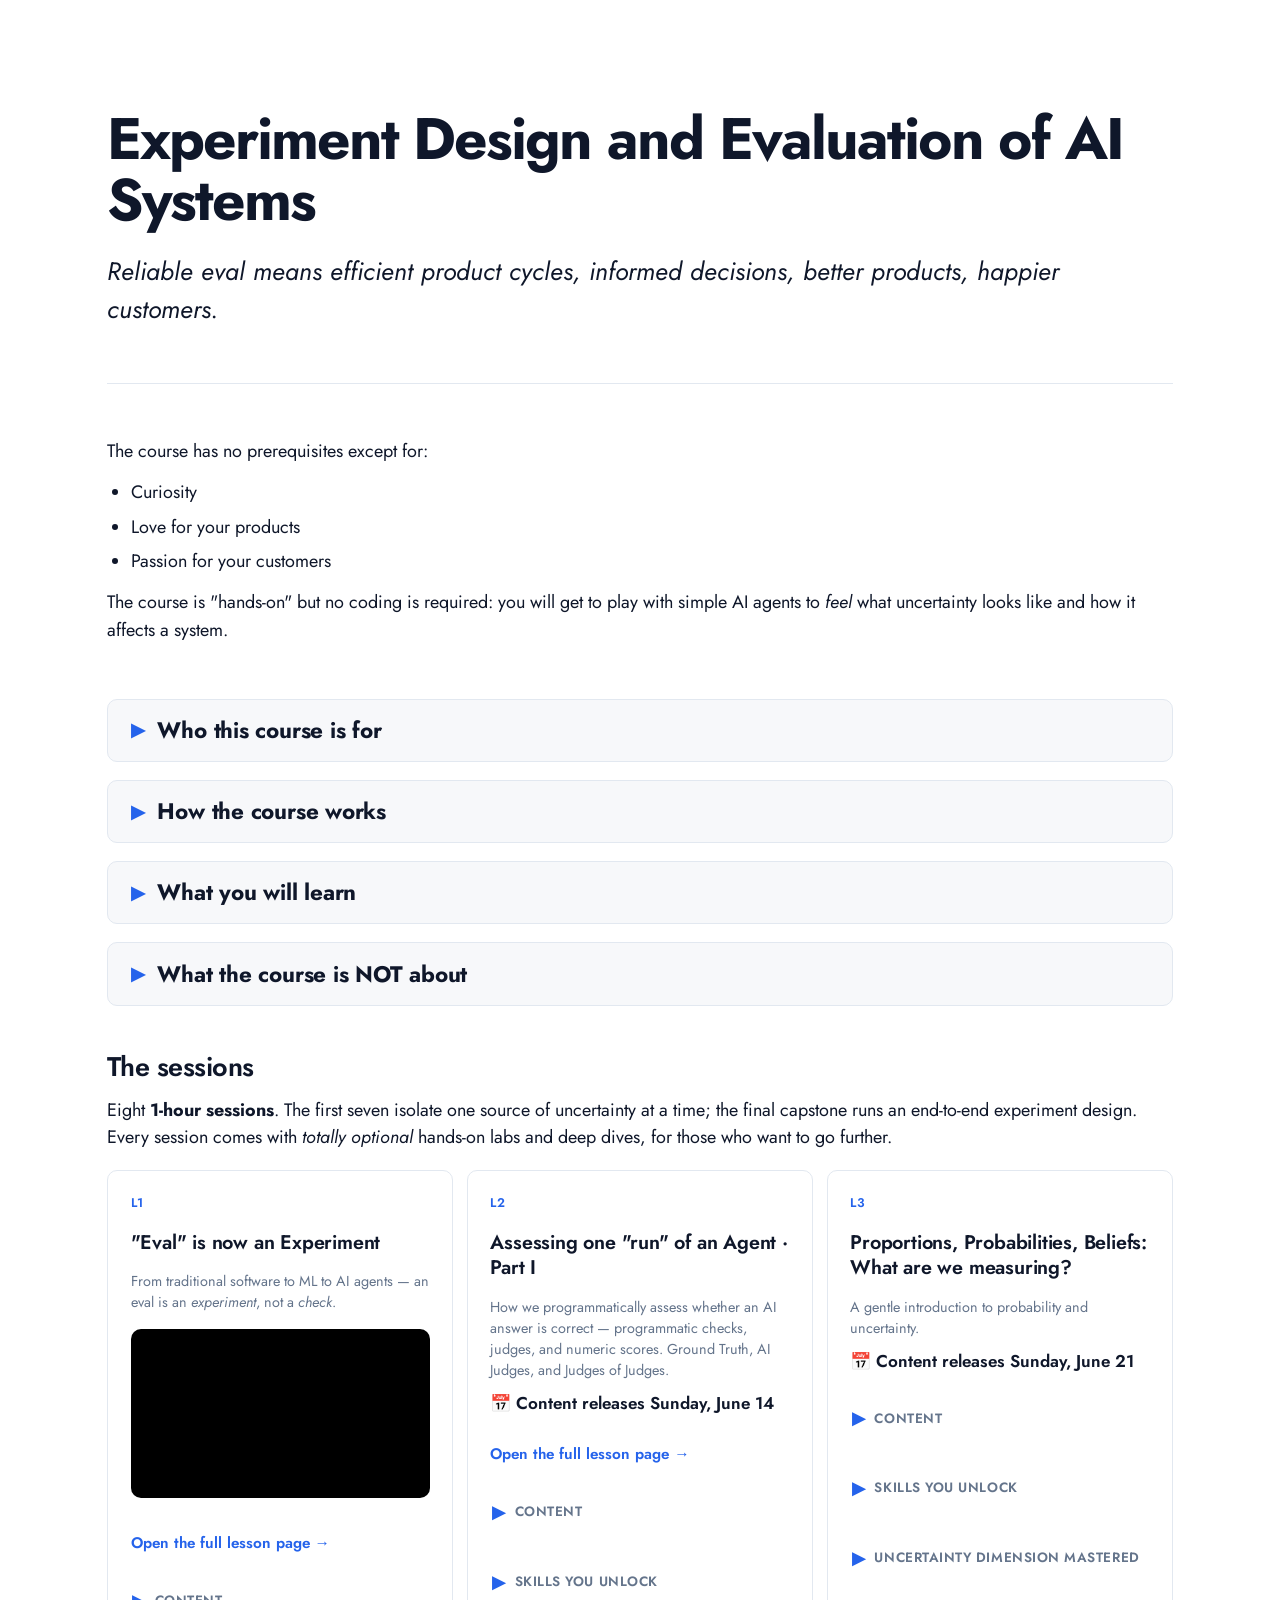
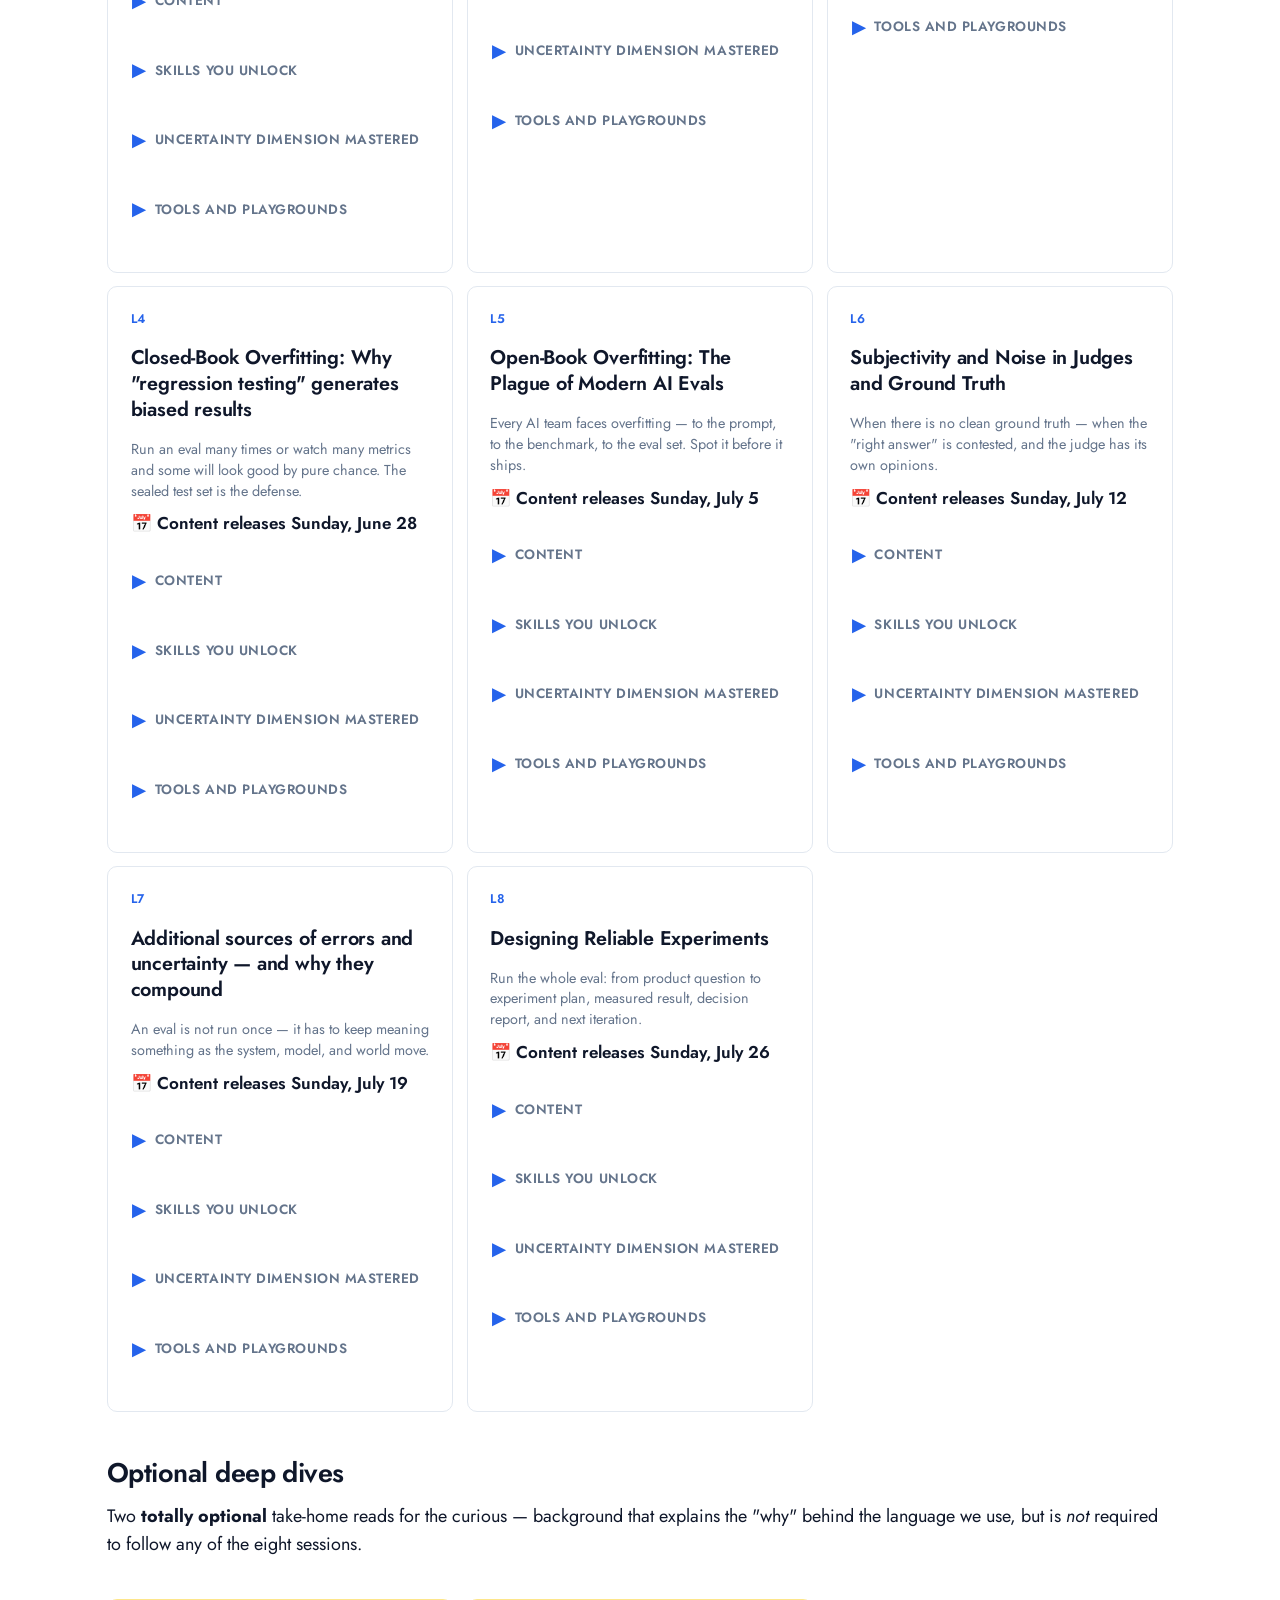
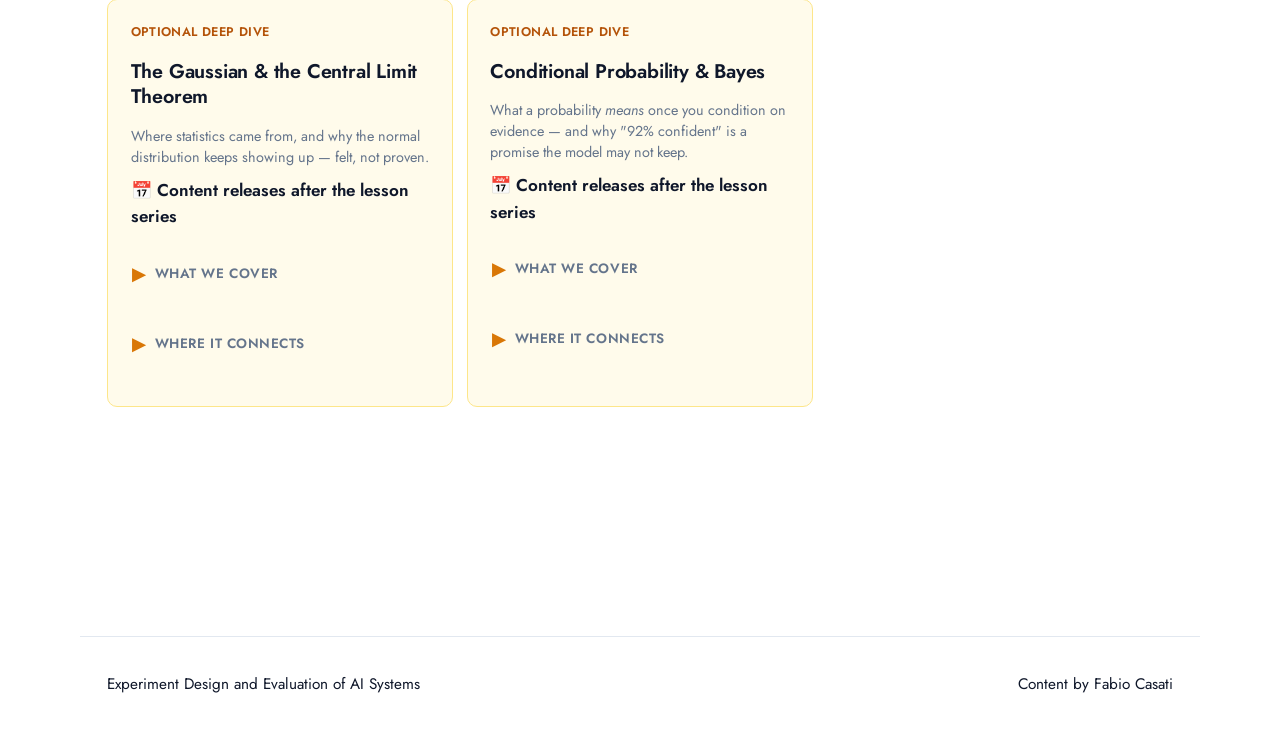
<file: index.html>
<!DOCTYPE html>
<html lang="en">
<head>
  <meta charset="UTF-8">
  <meta name="viewport" content="width=device-width, initial-scale=1.0">
  <title>Experiment Design and Evaluation of AI Systems</title>
  <link rel="stylesheet" href="style.css">
</head>
<body>
  <main>

    <div class="hero">
      <h1>Experiment Design and Evaluation of AI Systems</h1>
      <p class="subtitle" style="font-size:1.4rem; line-height:1.5; font-style:italic; color:var(--color-text); margin-top:1.25rem;">Reliable eval means efficient product cycles, informed decisions, better products, happier customers.</p>
    </div>

    <section>
      <p>The course has no prerequisites except for:</p>
      <ul>
        <li>Curiosity</li>
        <li>Love for your products</li>
        <li>Passion for your customers</li>
      </ul>
      <p>The course is "hands-on" but no coding is required: you will get to play with simple AI agents to <em>feel</em> what uncertainty looks like and how it affects a system.</p>
    </section>

    <section>
      <details class="topic">
        <summary><h2>Who this course is for</h2></summary>
        <div class="details-content">
          <ul>
            <li><strong>Engineers and engineering managers:</strong> Iterate towards success. Understand what works, what doesn't, and where to put resources.</li>
            <li><strong>Product managers:</strong> Translate goals into measurable evals. Ship with confidence.</li>
            <li><strong>Executives</strong> <span class="text-muted">(compact course)</span><strong>:</strong> Understand what results say and don't say. Ask impactful questions that help teams grow. Promote a culture that recognizes and manages uncertainty.</li>
          </ul>
        </div>
      </details>

      <details class="topic">
        <summary><h2>How the course works</h2></summary>
        <div class="details-content">
          <p>Every lesson is built the same way:</p>
          <ul>
            <li>It has <strong>tiles describing what we cover</strong>. You can see if you are already familiar with the content, or need a refresher, or it is new for you.</li>
            <li>It <strong>isolates one source of uncertainty</strong>, so you meet it on its own before it combines with the others.</li>
            <li>It teaches the same three moves on it: <strong>understand it, report it, manage it.</strong></li>
            <li>It contrasts <strong>good practice against the anti-pattern</strong> that fools people — each shown through a worked example of how the mistake actually happens.</li>
            <li>It hands you a <strong>hands-on playground</strong> — a web tool you first use to feel the concept, then point at your own real eval numbers.</li>
            <li>It includes an optional <strong>code example</strong>, for those who want to go deeper.</li>
          </ul>
          <p>Optional <strong>deep dives</strong> go further for the curious — where statistics came from, and why the normal distribution shows up.</p>
          <p>Two course-wide tools run across every lesson: <strong>Ask the Playground</strong> (ask any page why a number moved) and the <strong>Experiment-Report Evaluator</strong> (submit a write-up, get structured feedback).</p>
        </div>
      </details>

      <details class="topic">
        <summary><h2>What you will learn</h2></summary>
        <div class="details-content">
          <p>By the end of the course, evaluation will look like the feedback loop that lets a team improve faster, ship more often, and still ship reliable AI products.</p>
          <p>You will be able to:</p>
          <ul>
            <li>Design experiments that make product iteration faster and releases safer.</li>
            <li>Use evals to find where quality is actually blocked.</li>
            <li>Apply a practical toolkit: metrics, test sets, holdouts, breakdowns, judge checks, and re-baselining.</li>
            <li>Spot the traps that make teams move fast in the wrong direction: bias, overfitting, noisy judges, drift, and too many metrics.</li>
            <li>Report results in a shared language: what works, what is uncertain, what the limitations are, and what decision the evidence supports.</li>
          </ul>
        </div>
      </details>

      <details class="topic">
        <summary><h2>What the course is NOT about</h2></summary>
        <div class="details-content">
          <ul>
            <li>We are not training ML models — the focus is on evaluating AI agents or already-trained models.</li>
            <li>We are not covering methods for monitoring, observability, and telemetry.</li>
          </ul>
        </div>
      </details>

      <h2 style="margin-top:2.5rem;">The sessions</h2>
      <p>Eight <strong>1-hour sessions</strong>. The first seven isolate one source of uncertainty at a time; the final capstone runs an end-to-end experiment design. Every session comes with <em>totally optional</em> hands-on labs and deep dives, for those who want to go further.</p>

      <div class="modules-grid">
        <div class="module-card">
          <div class="number">L1</div>
          <div class="title">"Eval" is now an Experiment</div>
          <p class="description">From traditional software to ML to AI agents — an eval is an <em>experiment</em>, not a <em>check</em>.</p>
          <div style="position:relative; aspect-ratio:16/9; margin:.4rem 0 .8rem; border-radius:10px; overflow:hidden; background:#000;">
            <iframe src="https://www.youtube-nocookie.com/embed/fXogwHlO4B0" title="Lesson 1 — “Eval” is now an Experiment"
              style="position:absolute; inset:0; width:100%; height:100%; border:0;"
              allow="accelerometer; autoplay; clipboard-write; encrypted-media; gyroscope; picture-in-picture; web-share"
              referrerpolicy="strict-origin-when-cross-origin" allowfullscreen></iframe>
          </div>
          <p style="margin:0 0 .8rem;"><a class="playground-link" href="https://ai-ready-engineer.github.io/evaluating-ai-systems/lesson_1/L1.html">Open the full lesson page →</a></p>
          <details class="objectives">
            <summary>Content</summary>
            <ul>
              <li>Why "progress" means different things in software 1.0 vs. ML vs. gen AI</li>
              <li>An eval as an experiment that <em>estimates</em> a quantity, not a deterministic check</li>
              <li>Metrics, test sets, the sealed test set</li>
              <li>Class imbalance and test-set stratification — why a "95% accurate" classifier might just be predicting the majority class every time</li>
              <li>Why a single number is an estimate, and how sample size shapes how much to trust it</li>
              <li>Why "regression testing" doesn't transfer cleanly to ML — shown by example</li>
              <li>A map of the recurring sources of uncertainty we'll meet across the course</li>
              <li>Why eval in software and in AI are different concepts (but, alas, share the name) and what this implies</li>
            </ul>
          </details>
          <details class="objectives">
            <summary>Skills you unlock</summary>
            <ul>
              <li>Pick the right metric for your purpose</li>
              <li>Pick the right baseline and tell whether a change is a real improvement, or noise</li>
              <li>Build a test set you can trust — and know when you can't trust someone else's</li>
              <li>Estimate the uncertainty around a result — give it as a range, not a point</li>
              <li>Report on uncertainty in a manner that clarifies what we know and what we don't</li>
              <li>Ask questions that uncover (but do not punish) uncertainty</li>
              <li>Identify and avoid common errors</li>
            </ul>
          </details>
          <details class="objectives">
            <summary>Uncertainty dimension mastered</summary>
            <p><strong>Sampling noise</strong> — a score is one draw from a distribution. The same eval run again can land 5 points higher or lower. Sample size — and what's in the sample — set how much it wobbles.</p>
          </details>
          <details class="objectives">
            <summary>Tools and Playgrounds</summary>
            <p><strong>Basic classification + noise</strong> (the L1 lab) — a trained ML classifier (TF-IDF) on two datasets: set a test-set size, spin the wheel, and read per-class accuracy, the confusion matrix, and a Beta credible interval with <code>P(accuracy &gt; X)</code>. Folds in the uncertainty calculator and data-skew (class-imbalance) story. (The gen-AI classifier now lives in the L2 lab.)</p>
            <a class="playground-link" href="https://ai-ready-engineer.github.io/evaluating-ai-systems/playground/basic_classification_and_noise/index.html">Open Basic classification + noise →</a>
          </details>
        </div>

        <div class="module-card">
          <div class="number">L2</div>
          <div class="title">Assessing one "run" of an Agent · Part I</div>
          <p class="description">How we programmatically assess whether an AI answer is correct — programmatic checks, judges, and numeric scores. Ground Truth, AI Judges, and Judges of Judges.</p>
          <p style="margin:0 0 .4rem; font-size:.95rem; font-weight:600;">📅 Content releases Sunday, June 14</p>
          <p style="margin:0 0 .8rem;"><a class="playground-link" href="https://ai-ready-engineer.github.io/evaluating-ai-systems/lesson_2/L2.html">Open the full lesson page →</a></p>
          <details class="objectives">
            <summary>Content</summary>
            <ul>
              <li>Programmatic checks for the "easy" cases — exact match, format and schema checks, JSON validation</li>
              <li>When there is no clean ground truth — reference-based metrics, and LLM-as-judge</li>
              <li>Score types: binary (0/1), multiclass, ordinal (1–5), continuous</li>
              <li><strong>Variance around a score</strong> — the same AI answer can be scored differently on re-run, even when the case has a clear answer</li>
              <li>A first "judge of judges" — calibrating a judge against humans, sanity-checking the rubric</li>
              <li>(Subjectivity and "the judge has opinions" is Part II, in L6)</li>
            </ul>
          </details>
          <details class="objectives">
            <summary>Skills you unlock</summary>
            <ul>
              <li>Choose a scoring approach that fits the task — programmatic, reference-based, or LLM-as-judge</li>
              <li>Write a clear rubric an LLM-as-judge can apply consistently</li>
              <li>Spot when variance is coming from the judge, not from the data</li>
              <li>Calibrate a judge against human labels before trusting it</li>
              <li>Pick the right score type (binary, multiclass, ordinal, continuous) for the output</li>
            </ul>
          </details>
          <details class="objectives">
            <summary>Uncertainty dimension mastered</summary>
            <p><strong>Bias and noise around a score</strong> — the judge is an instrument with two defects: <em>noise</em> (random wobble — the same case scored differently on re-run) and <em>bias</em> (a systematic offset that more data can't fix). Both feed into how uncertain a reported number really is. Distinct from L1's sampling noise, which comes from picking different cases.</p>
          </details>
          <details class="objectives">
            <summary>Tools and Playgrounds</summary>
            <p><strong>LLM as a Judge</strong> (the L2 lab) — the LLM as the thing that judges your AI's answers; uncertainty dimension: <strong>judge noise &amp; bias</strong>. Start simple: an LLM that <strong>classifies</strong>, straight from L1 (real precomputed LLM predictions — accuracy, confusion matrix, and the persistent lean that is bias). Then lose the ground truth and see why "calibration" stops meaning probability calibration and becomes tuning the judge against a trusted slice. Then the <strong>scoring</strong> judge: turn a <strong>bias</strong> dial and a <strong>noise</strong> dial, bootstrap, and watch noise <em>widen</em> the interval while bias <em>slides</em> it off the truth (the interval can't even see the bias).</p>
            <a class="playground-link" href="https://ai-ready-engineer.github.io/evaluating-ai-systems/playground/llm_as_a_judge/">Open LLM as a Judge →</a>
          </details>
        </div>

        <div class="module-card">
          <div class="number">L3</div>
          <div class="title">Proportions, Probabilities, Beliefs: What are we measuring?</div>
          <p class="description">A gentle introduction to probability and uncertainty.</p>
          <p style="margin:0 0 .8rem; font-size:.95rem; font-weight:600;">📅 Content releases Sunday, June 21</p>
          <details class="objectives">
            <summary>Content</summary>
            <ul>
              <li>Proportion vs. probability vs. belief — three different things one number gets used for</li>
              <li>The mean, median, and variance — reading a spread, not just a point</li>
              <li>Random variables — and experiments as estimation of random variables</li>
              <li>Bias vs. variance</li>
              <li>Variability across domains, and why a sample may not stand for real traffic</li>
              <li>The language we will use for the rest of the course</li>
            </ul>
          </details>
          <details class="objectives">
            <summary>Skills you unlock</summary>
            <ul>
              <li>Say what claim a number is actually making — proportion, probability, or belief — and call out which one a teammate or vendor really meant</li>
              <li>Quote a result as a range, not a point — give the spread, not just the mean</li>
              <li>Tell when more data will fix your uncertainty problem and when it won't</li>
              <li>Spot when a number is "right on average" but unreliable per-domain — and ask for the breakdown</li>
              <li>Use a shared vocabulary so the same number means the same thing to everyone who sees it</li>
            </ul>
          </details>
          <details class="objectives">
            <summary>Uncertainty dimension mastered</summary>
            <p><strong>Variability across customers, domains, and time.</strong> Unlike sampling noise, this kind of spread does <em>not</em> shrink with more data — only better coverage does. The bias-vs-variance distinction lives here.</p>
          </details>
          <details class="objectives">
            <summary>Tools and Playgrounds</summary>
            <p>Bias - Variance - Noise explorator</p>
            <a class="playground-link" href="https://ai-ready-engineer.github.io/evaluating-ai-systems/playground/distribution_explorer/">Open the Bias - Variance - Noise explorator →</a>
          </details>
        </div>

        <div class="module-card">
          <div class="number">L4</div>
          <div class="title">Closed-Book Overfitting: Why "regression testing" generates biased results</div>
          <p class="description">Run an eval many times or watch many metrics and some will look good by pure chance. The sealed test set is the defense.</p>
          <p style="margin:0 0 .8rem; font-size:.95rem; font-weight:600;">📅 Content releases Sunday, June 28</p>
          <details class="objectives">
            <summary>Content</summary>
            <ul>
              <li>"Regression testing" in the AI sense — why the same eval re-run shows different numbers</li>
              <li>Multiple comparisons: with many metrics — and many re-tests — some will move by pure chance</li>
              <li>The lucky-winner problem: best-of-N picked across many tries</li>
              <li><strong>Validation datasets</strong> — the train / validation / test split as the structural defense</li>
              <li>Sealed test set: touched only to report, never to tune</li>
              <li>Simpson's paradox in comparisons — an aggregate disagreeing with every per-domain story</li>
            </ul>
          </details>
          <details class="objectives">
            <summary>Skills you unlock</summary>
            <ul>
              <li>Recognize a winner picked from too many tries — tell honest comparison from fishing</li>
              <li>Decide which metrics matter up front, so the results land with weight</li>
              <li>Set up a train / validation / test split that does its job</li>
              <li>Keep a sealed test set — and notice when one is being touched during iteration</li>
              <li>Spot Simpson's paradox in a comparison and ask for the per-domain breakdown</li>
            </ul>
          </details>
          <details class="objectives">
            <summary>Uncertainty dimension mastered</summary>
            <p><strong>MHT — bias from multiple hypothesis testing.</strong> Track many metrics or re-run many times and one will jump by pure chance. The sealed test set is the structural defense; statistical corrections are the numerical one.</p>
          </details>
          <details class="objectives">
            <summary>Tools and Playgrounds</summary>
            <p>Lucky-winner finder (<code>multiple_hypothesis_testing.html</code>) · Holdout simulator</p>
            <a class="playground-link" href="https://ai-ready-engineer.github.io/evaluating-ai-systems/playground/multiple_hypothesis_testing/">Open the Lucky-winner finder →</a>
          </details>
        </div>

        <div class="module-card">
          <div class="number">L5</div>
          <div class="title">Open-Book Overfitting: The Plague of Modern AI Evals</div>
          <p class="description">Every AI team faces overfitting — to the prompt, to the benchmark, to the eval set. Spot it before it ships.</p>
          <p style="margin:0 0 .8rem; font-size:.95rem; font-weight:600;">📅 Content releases Sunday, July 5</p>
          <details class="objectives">
            <summary>Content</summary>
            <ul>
              <li>Overfitting as the gap between the score you measured and behaviour in the wild</li>
              <li>The three flavours of AI overfitting: <strong>model</strong> (memorized train / leaked test), <strong>prompt</strong> (tuned to the eval set), <strong>leaderboard</strong> (fishing — the MHT side, covered in L4)</li>
              <li>Benchmark contamination — when the system has already seen the test</li>
              <li>The structural defense (sealed test set, validation discipline) was set up in L4; here we focus on recognizing the symptom</li>
            </ul>
          </details>
          <details class="objectives">
            <summary>Skills you unlock</summary>
            <ul>
              <li>Spot a score inflated by tuning against its own benchmark</li>
              <li>Tell model overfitting from prompt overfitting from leaderboard overfitting</li>
              <li>Recognize benchmark contamination — when a "win" is really memorization</li>
              <li>Report the validation-vs-test gap so the inflation is visible, not hidden</li>
              <li>Resist the institutional pressure to "improve the eval number"</li>
            </ul>
          </details>
          <details class="objectives">
            <summary>Uncertainty dimension mastered</summary>
            <p><strong>Overfitting</strong> — the optimistic gap between the measured score and behaviour in the wild. Grows every time the system, the prompt, or the team is tuned against the eval. In modern AI it shows up everywhere — at the model, the prompt, and the leaderboard.</p>
          </details>
          <details class="objectives">
            <summary>Tools and Playgrounds</summary>
            <p>Overfitting visualizer · Holdout simulator (<code>holdout_simulator.html</code>)</p>
            <a class="playground-link" href="https://ai-ready-engineer.github.io/evaluating-ai-systems/playground/holdout_simulator/">Open the Holdout simulator →</a>
          </details>
        </div>

        <div class="module-card">
          <div class="number">L6</div>
          <div class="title">Subjectivity and Noise in Judges and Ground Truth</div>
          <p class="description">When there is no clean ground truth — when the "right answer" is contested, and the judge has its own opinions.</p>
          <p style="margin:0 0 .8rem; font-size:.95rem; font-weight:600;">📅 Content releases Sunday, July 12</p>
          <details class="objectives">
            <summary>Content</summary>
            <ul>
              <li>When ground truth itself is contested — humans disagree on the right answer</li>
              <li>Annotator / rater disagreement, and inter-rater agreement</li>
              <li>LLM-as-judge has biases too: length bias, position bias, sycophancy, format preferences</li>
              <li>Multiple raters and pooling judgments</li>
              <li>Subjectivity is not bias to be "removed" — it's the reality of the task</li>
              <li>A deeper "judge of judges" — auditing a judge for systematic errors</li>
            </ul>
          </details>
          <details class="objectives">
            <summary>Skills you unlock</summary>
            <ul>
              <li>Tell when "no ground truth" is the actual situation, not a temporary gap</li>
              <li>Set up multiple raters and read inter-rater agreement</li>
              <li>Spot common LLM-judge biases — length, position, sycophancy</li>
              <li>Push back on a single judge's score for a subjective task</li>
              <li>Decide whether to fix the judge or to live with — and report — the subjectivity</li>
            </ul>
          </details>
          <details class="objectives">
            <summary>Uncertainty dimension mastered</summary>
            <p><strong>Subjectivity &amp; judge errors.</strong> When the question has no single right answer, the score isn't just noisy — it's contested. Adding raters helps; pretending the judge is objective doesn't.</p>
          </details>
          <details class="objectives">
            <summary>Tools and Playgrounds</summary>
            <p>Judge auditor (<code>judge_audit.html</code>) · Inter-rater agreement viewer</p>
            <a class="playground-link" href="https://ai-ready-engineer.github.io/evaluating-ai-systems/playground/judge_audit/">Open the Judge auditor →</a>
          </details>
        </div>

        <div class="module-card">
          <div class="number">L7</div>
          <div class="title">Additional sources of errors and uncertainty — and why they compound</div>
          <p class="description">An eval is not run once — it has to keep meaning something as the system, model, and world move.</p>
          <p style="margin:0 0 .8rem; font-size:.95rem; font-weight:600;">📅 Content releases Sunday, July 19</p>
          <details class="objectives">
            <summary>Content</summary>
            <ul>
              <li>Drift and model evolution — yesterday's eval does not automatically carry forward</li>
              <li>Uncertainties <strong>compound</strong> — every source from L1–L6 stacks; the real uncertainty in a number is their combination</li>
              <li>Re-baselining: when to redo the eval, and how to compare results across model versions</li>
              <li>The eval-driven improvement loop: design, run, report, update, and re-check</li>
            </ul>
          </details>
          <details class="objectives">
            <summary>Skills you unlock</summary>
            <ul>
              <li>Estimate the <em>combined</em> uncertainty of an eval — not just the largest single source</li>
              <li>Re-baseline an eval on a schedule, and after every model or world change</li>
              <li>Report design, method, and caveats so a result can be challenged honestly</li>
              <li>Design an eval that survives the next quarter, not just the next release</li>
            </ul>
          </details>
          <details class="objectives">
            <summary>Uncertainty dimension mastered</summary>
            <p><strong>Drift, model evolution, and compounding.</strong> The eval ages as the world moves, and the earlier sources stack: the real uncertainty in a number is their <em>combination</em>, not the largest single one.</p>
          </details>
          <details class="objectives">
            <summary>Tools and Playgrounds</summary>
            <p>Temporal Drift Lab (<code>temporal_drift.html</code>) · LLM Evolution Lab (<code>llm_evolution.html</code>) · Compounding visualizer (<code>judges_and_compounding.html</code>)</p>
            <a class="playground-link" href="https://ai-ready-engineer.github.io/evaluating-ai-systems/playground/temporal_drift/">Open the Temporal Drift Lab →</a>
          </details>
        </div>

        <div class="module-card">
          <div class="number">L8</div>
          <div class="title">Designing Reliable Experiments</div>
          <p class="description">Run the whole eval: from product question to experiment plan, measured result, decision report, and next iteration.</p>
          <p style="margin:0 0 .8rem; font-size:.95rem; font-weight:600;">📅 Content releases Sunday, July 26</p>
          <details class="objectives">
            <summary>Content</summary>
            <ul>
              <li>Start with the decision: what would change if the experiment came back positive?</li>
              <li>Turn a product claim into an experiment plan: baseline, candidate, population, metrics, and guardrails</li>
              <li>Build the evaluation set: representative strata, dev / validation / sealed test split, and judge calibration set</li>
              <li>Choose scoring instruments: programmatic checks where possible; calibrated LLM judge where judgment is required</li>
              <li>Run the comparison: point estimate, range, per-domain breakdowns, judge reliability, and multiple-metric discipline</li>
              <li>Write the decision report: what can ship, what cannot, what remains uncertain, and when to re-baseline</li>
            </ul>
          </details>
          <details class="objectives">
            <summary>Skills you unlock</summary>
            <ul>
              <li>Translate a vague quality goal into a measurable experiment without losing the product decision</li>
              <li>Design an eval plan that includes data, metrics, judges, holdouts, acceptance criteria, and reporting</li>
              <li>Read an end-to-end result as evidence, not as a verdict handed down by one number</li>
              <li>Spot the hidden blocker in a positive aggregate result: weak strata, judge disagreement, safety guardrails, drift, or overfitting</li>
              <li>Produce a final eval report that a PM, engineer, and executive can all act on consistently</li>
            </ul>
          </details>
          <details class="objectives">
            <summary>Uncertainty dimension mastered</summary>
            <p><strong>Total experiment risk.</strong> All earlier sources are in play at once: sampling noise, representativeness, metric choice, judge noise, subjectivity, multiple testing, overfitting, drift, and model evolution.</p>
          </details>
          <details class="objectives">
            <summary>Tools and Playgrounds</summary>
            <p>Experiment-Report Evaluator (<code>experiment_report.html</code>) · supporting tools from the full course</p>
            <a class="playground-link" href="https://ai-ready-engineer.github.io/evaluating-ai-systems/playground/experiment_report/">Open the Experiment-Report Evaluator →</a>
          </details>
        </div>
      </div>

      <h2 style="margin-top:2.5rem;">Optional deep dives</h2>
      <p>Two <strong>totally optional</strong> take-home reads for the curious — background that explains the "why" behind the language we use, but is <em>not</em> required to follow any of the eight sessions.</p>

      <div class="modules-grid">
        <div class="module-card deep-dive">
          <div class="number">OPTIONAL DEEP DIVE</div>
          <div class="title">The Gaussian &amp; the Central Limit Theorem</div>
          <p class="description">Where statistics came from, and why the normal distribution keeps showing up — felt, not proven.</p>
          <p style="margin:0 0 .8rem; font-size:.95rem; font-weight:600;">📅 Content releases after the lesson series</p>
          <details class="objectives">
            <summary>What we cover</summary>
            <ul>
              <li>A short history of statistics — the law of error, Galton &amp; Pearson, Fisher and experiment design</li>
              <li>The normal distribution demystified — not a law of nature, just what a pile of independent noise looks like once you add it up</li>
              <li>The Central Limit Theorem, felt not proven — why one outcome isn't normal but an <em>average</em> drifts toward it</li>
              <li>Why averages settle, and why a confidence interval has the shape it does</li>
            </ul>
          </details>
          <details class="objectives">
            <summary>Where it connects</summary>
            <ul>
              <li>L1–L2 — measurement as experiment, the random variable</li>
              <li>L3 — averages settling, noise around a mean</li>
            </ul>
          </details>
        </div>

        <div class="module-card deep-dive">
          <div class="number">OPTIONAL DEEP DIVE</div>
          <div class="title">Conditional Probability &amp; Bayes</div>
          <p class="description">What a probability <em>means</em> once you condition on evidence — and why "92% confident" is a promise the model may not keep.</p>
          <p style="margin:0 0 .8rem; font-size:.95rem; font-weight:600;">📅 Content releases after the lesson series</p>
          <details class="objectives">
            <summary>What we cover</summary>
            <ul>
              <li>Conditional probability — "given what?", and the trap of reading an unconditional number as if it were conditional</li>
              <li>Bayes' rule and base rates — why a 90%-accurate judge's flag can still be wrong most of the time (the prosecutor's fallacy)</li>
              <li>Calibration — when "92% confident" really means right 92% of the time; the reliability diagram and ECE</li>
              <li>Calibration ≠ accuracy; why modern LLMs skew overconfident; temperature scaling</li>
              <li>The payoff — confidence-based routing and abstention only work if the model is calibrated</li>
            </ul>
          </details>
          <details class="objectives">
            <summary>Where it connects</summary>
            <ul>
              <li>L1 — class imbalance / base rates, seen from the belief side</li>
              <li>L2 — judge accuracy vs. "is a flagged answer truly bad?"</li>
              <li>L3 — proportion / probability / belief, applied to the model's own self-report</li>
            </ul>
          </details>
        </div>
      </div>

    </section>

  </main>
  <footer>
    <p>Experiment Design and Evaluation of AI Systems</p>
    <p>Content by Fabio Casati</p>
  </footer>
</body>
</html>
</file>
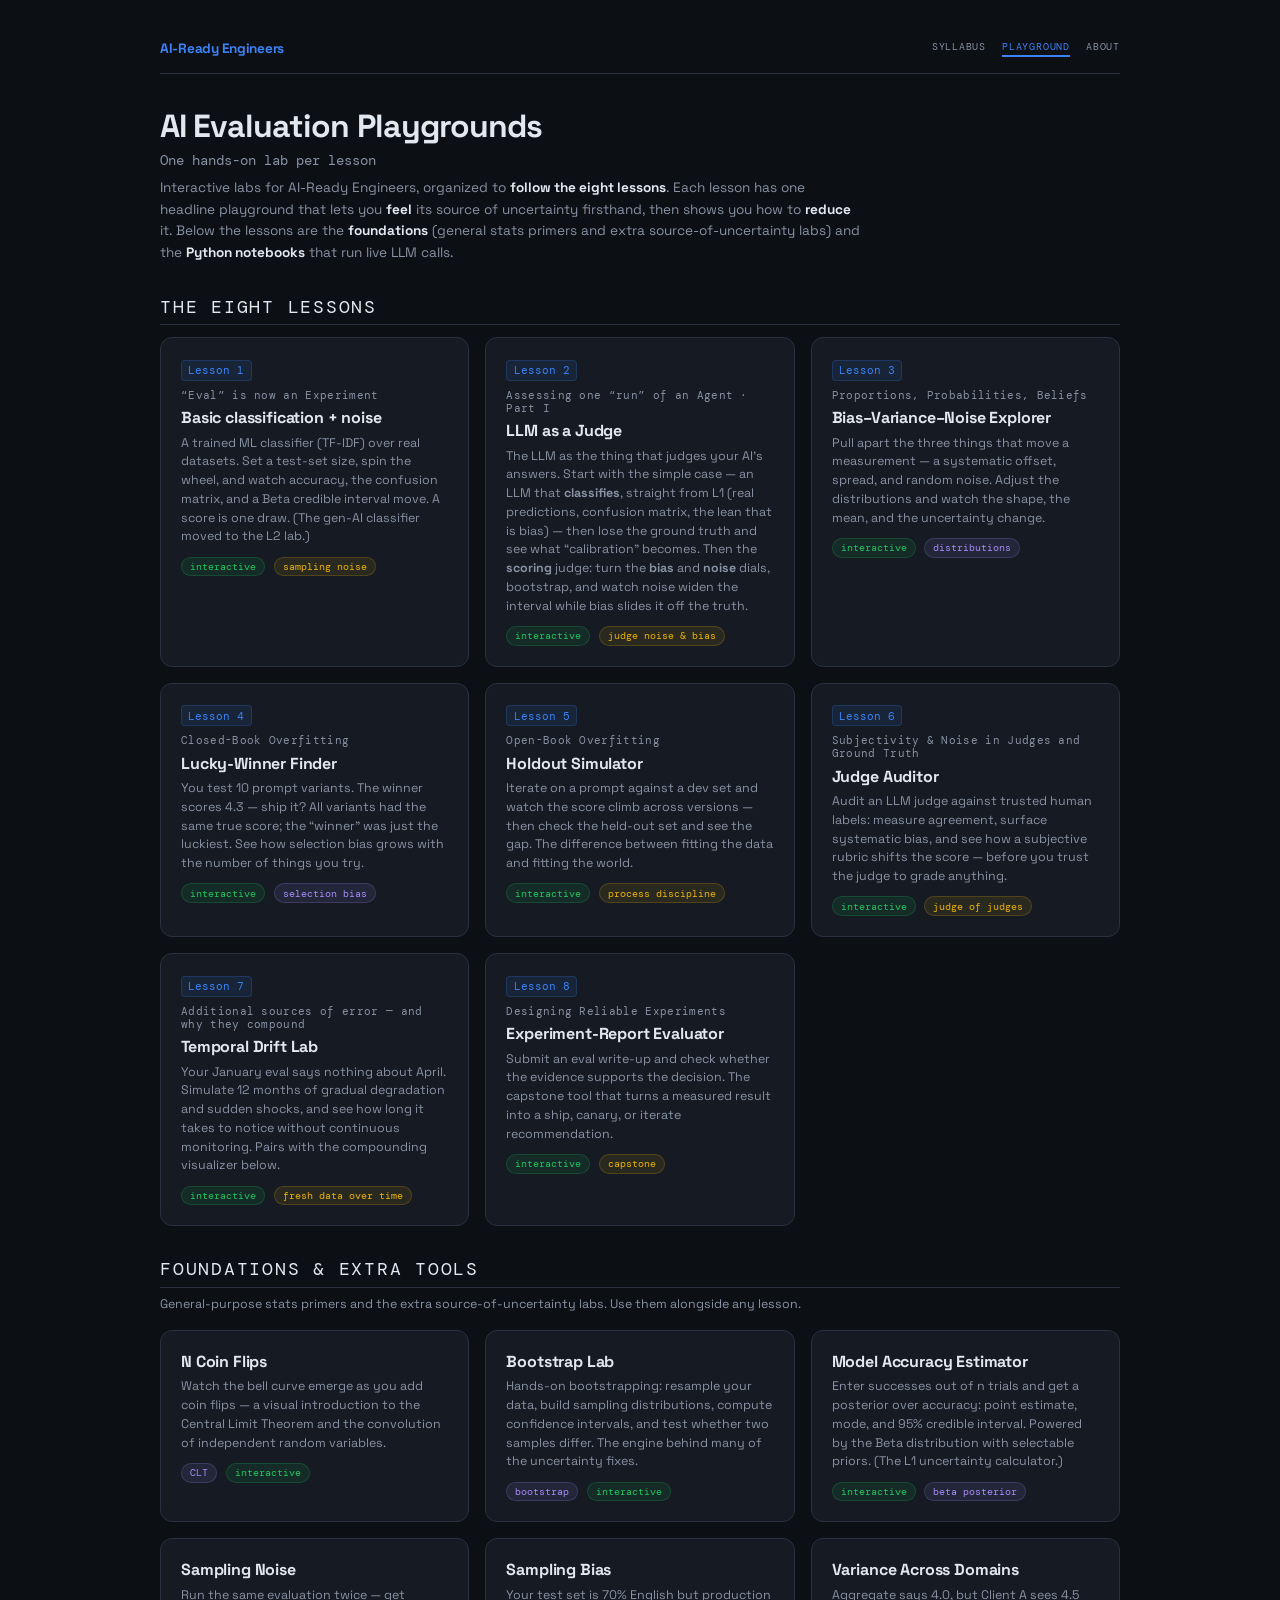
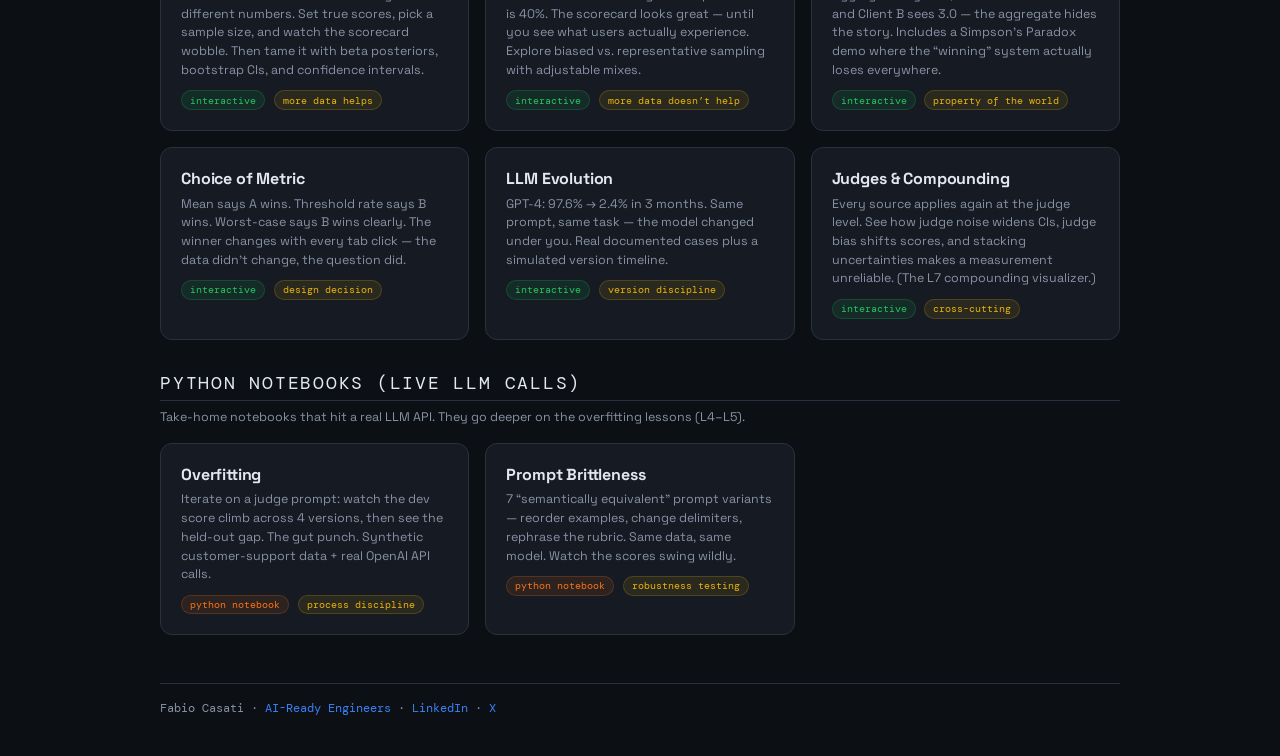
<file: playground/index.html>
<!DOCTYPE html>
<html lang="en">
<head>
  <meta charset="UTF-8">
  <meta name="viewport" content="width=device-width, initial-scale=1.0">
  <title>AI Evaluation Playgrounds</title>
  <style>
    @import url('https://fonts.googleapis.com/css2?family=DM+Mono:wght@400;500&family=Space+Grotesk:wght@400;600;700&display=swap');

    :root {
      --bg: #0c0f14; --surface: #151a23; --surface-2: #1c2230; --border: #2a3040;
      --text: #e2e8f0; --text-dim: #8892a4;
      --accent-a: #3b82f6; --accent-b: #f97316; --green: #22c55e; --red: #ef4444;
      --yellow: #eab308; --purple: #a78bfa;
    }

    * { margin: 0; padding: 0; box-sizing: border-box; }

    body {
      background: var(--bg);
      color: var(--text);
      font-family: 'Space Grotesk', system-ui, sans-serif;
      min-height: 100vh;
      padding: 2.5rem;
    }

    .container { max-width: 960px; margin: 0 auto; }

    h1 {
      font-size: 2rem;
      font-weight: 700;
      letter-spacing: -0.03em;
      margin-bottom: 0.3rem;
    }

    .subtitle {
      color: var(--text-dim);
      font-size: 0.9rem;
      margin-bottom: 0.5rem;
      font-family: 'DM Mono', monospace;
    }

    .intro {
      color: var(--text-dim);
      font-size: 0.85rem;
      line-height: 1.6;
      margin-bottom: 2rem;
      max-width: 700px;
    }
    .intro strong { color: var(--text); }

    .section-label {
      font-size: 1.1rem;
      text-transform: uppercase;
      letter-spacing: 0.1em;
      color: var(--text);
      font-family: 'DM Mono', monospace;
      margin-bottom: 0.75rem;
      margin-top: 2rem;
      padding-bottom: 0.4rem;
      border-bottom: 1px solid var(--border);
    }
    .section-note {
      color: var(--text-dim);
      font-size: 0.78rem;
      line-height: 1.5;
      margin: -0.3rem 0 1rem;
      max-width: 700px;
    }

    .card-grid {
      display: grid;
      grid-template-columns: repeat(auto-fill, minmax(280px, 1fr));
      gap: 1rem;
      margin-bottom: 1rem;
    }

    .card {
      background: var(--surface);
      border: 1px solid var(--border);
      border-radius: 12px;
      padding: 1.25rem;
      text-decoration: none;
      color: var(--text);
      transition: all 0.2s;
      display: block;
    }
    .card:hover {
      border-color: var(--accent-a);
      box-shadow: 0 0 20px rgba(59, 130, 246, 0.1);
      transform: translateY(-2px);
    }

    .card .num {
      display: inline-block;
      font-family: 'DM Mono', monospace;
      font-size: 0.68rem;
      color: var(--accent-a);
      background: rgba(59, 130, 246, 0.1);
      border: 1px solid rgba(59, 130, 246, 0.2);
      border-radius: 4px;
      padding: 0.15rem 0.4rem;
      margin-bottom: 0.5rem;
    }
    .card .kicker {
      display: block;
      font-family: 'DM Mono', monospace;
      font-size: 0.66rem;
      color: var(--text-dim);
      letter-spacing: 0.03em;
      margin-bottom: 0.35rem;
    }

    .card h3 {
      font-size: 1rem;
      font-weight: 700;
      margin-bottom: 0.35rem;
      letter-spacing: -0.01em;
    }

    .card p {
      font-size: 0.78rem;
      color: var(--text-dim);
      line-height: 1.5;
      margin-bottom: 0.5rem;
    }

    .card .tag {
      display: inline-block;
      font-family: 'DM Mono', monospace;
      font-size: 0.65rem;
      padding: 0.15rem 0.5rem;
      border-radius: 10px;
      margin-right: 0.3rem;
    }
    .tag-interactive { background: rgba(34,197,94,0.1); color: var(--green); border: 1px solid rgba(34,197,94,0.2); }
    .tag-data { background: rgba(249,115,22,0.1); color: var(--accent-b); border: 1px solid rgba(249,115,22,0.2); }
    .tag-stats { background: rgba(167,139,250,0.1); color: var(--purple); border: 1px solid rgba(167,139,250,0.2); }
    .tag-key { background: rgba(234,179,8,0.1); color: var(--yellow); border: 1px solid rgba(234,179,8,0.2); }

    .footer {
      margin-top: 3rem;
      padding-top: 1rem;
      border-top: 1px solid var(--border);
      font-size: 0.75rem;
      color: var(--text-dim);
      font-family: 'DM Mono', monospace;
    }
    .footer a { color: var(--accent-a); text-decoration: none; }
    .footer a:hover { text-decoration: underline; }

    /* Site nav */
    .site-nav {
      display: flex;
      justify-content: space-between;
      align-items: center;
      margin-bottom: 2rem;
      padding-bottom: 1rem;
      border-bottom: 1px solid var(--border);
    }
    .site-nav .brand {
      font-size: 0.85rem;
      font-weight: 700;
      color: var(--accent-a);
      text-decoration: none;
      letter-spacing: -0.02em;
    }
    .site-nav .brand:hover { color: var(--text); }
    .site-nav .links {
      display: flex;
      gap: 1rem;
    }
    .site-nav .links a {
      font-family: 'DM Mono', monospace;
      font-size: 0.62rem;
      color: var(--text-dim);
      text-decoration: none;
      text-transform: uppercase;
      letter-spacing: 0.08em;
      padding-bottom: 2px;
      border-bottom: 2px solid transparent;
      transition: all 0.2s;
    }
    .site-nav .links a:hover,
    .site-nav .links a.active {
      color: var(--accent-a);
      border-bottom-color: var(--accent-a);
    }
  </style>
</head>
<body>
  <div class="container">
    <nav class="site-nav">
      <a class="brand" href="../index.html">AI-Ready Engineers</a>
      <div class="links">
        <a href="../index.html">Syllabus</a>
        <a href="index.html" class="active">Playground</a>
        <a href="../about.html">About</a>
      </div>
    </nav>
    <h1>AI Evaluation Playgrounds</h1>
    <div class="subtitle">One hands-on lab per lesson</div>
    <div class="intro">
      Interactive labs for AI-Ready Engineers, organized to <strong>follow the eight lessons</strong>.
      Each lesson has one headline playground that lets you <strong>feel</strong> its source of uncertainty
      firsthand, then shows you how to <strong>reduce</strong> it. Below the lessons are the
      <strong>foundations</strong> (general stats primers and extra source-of-uncertainty labs) and the
      <strong>Python notebooks</strong> that run live LLM calls.
    </div>

    <div class="section-label">The Eight Lessons</div>
    <div class="card-grid">

      <a class="card" href="basic_classification_and_noise/">
        <span class="num">Lesson 1</span>
        <span class="kicker">&ldquo;Eval&rdquo; is now an Experiment</span>
        <h3>Basic classification + noise</h3>
        <p>A trained ML classifier (TF-IDF) over real datasets. Set a test-set size, spin the wheel, and watch accuracy, the confusion matrix, and a Beta credible interval move. A score is one draw. (The gen-AI classifier moved to the L2 lab.)</p>
        <span class="tag tag-interactive">interactive</span>
        <span class="tag tag-key">sampling noise</span>
      </a>

      <a class="card" href="llm_as_a_judge/">
        <span class="num">Lesson 2</span>
        <span class="kicker">Assessing one &ldquo;run&rdquo; of an Agent &middot; Part I</span>
        <h3>LLM as a Judge</h3>
        <p>The LLM as the thing that judges your AI's answers. Start with the simple case &mdash; an LLM that <strong>classifies</strong>, straight from L1 (real predictions, confusion matrix, the lean that is bias) &mdash; then lose the ground truth and see what &ldquo;calibration&rdquo; becomes. Then the <strong>scoring</strong> judge: turn the <strong>bias</strong> and <strong>noise</strong> dials, bootstrap, and watch noise widen the interval while bias slides it off the truth.</p>
        <span class="tag tag-interactive">interactive</span>
        <span class="tag tag-key">judge noise &amp; bias</span>
      </a>

      <a class="card" href="distribution_explorer/">
        <span class="num">Lesson 3</span>
        <span class="kicker">Proportions, Probabilities, Beliefs</span>
        <h3>Bias&ndash;Variance&ndash;Noise Explorer</h3>
        <p>Pull apart the three things that move a measurement &mdash; a systematic offset, spread, and random noise. Adjust the distributions and watch the shape, the mean, and the uncertainty change.</p>
        <span class="tag tag-interactive">interactive</span>
        <span class="tag tag-stats">distributions</span>
      </a>

      <a class="card" href="multiple_hypothesis_testing/">
        <span class="num">Lesson 4</span>
        <span class="kicker">Closed-Book Overfitting</span>
        <h3>Lucky-Winner Finder</h3>
        <p>You test 10 prompt variants. The winner scores 4.3 &mdash; ship it? All variants had the same true score; the &ldquo;winner&rdquo; was just the luckiest. See how selection bias grows with the number of things you try.</p>
        <span class="tag tag-interactive">interactive</span>
        <span class="tag tag-stats">selection bias</span>
      </a>

      <a class="card" href="holdout_simulator/">
        <span class="num">Lesson 5</span>
        <span class="kicker">Open-Book Overfitting</span>
        <h3>Holdout Simulator</h3>
        <p>Iterate on a prompt against a dev set and watch the score climb across versions &mdash; then check the held-out set and see the gap. The difference between fitting the data and fitting the world.</p>
        <span class="tag tag-interactive">interactive</span>
        <span class="tag tag-key">process discipline</span>
      </a>

      <a class="card" href="judge_audit/">
        <span class="num">Lesson 6</span>
        <span class="kicker">Subjectivity &amp; Noise in Judges and Ground Truth</span>
        <h3>Judge Auditor</h3>
        <p>Audit an LLM judge against trusted human labels: measure agreement, surface systematic bias, and see how a subjective rubric shifts the score &mdash; before you trust the judge to grade anything.</p>
        <span class="tag tag-interactive">interactive</span>
        <span class="tag tag-key">judge of judges</span>
      </a>

      <a class="card" href="temporal_drift/">
        <span class="num">Lesson 7</span>
        <span class="kicker">Additional sources of error &mdash; and why they compound</span>
        <h3>Temporal Drift Lab</h3>
        <p>Your January eval says nothing about April. Simulate 12 months of gradual degradation and sudden shocks, and see how long it takes to notice without continuous monitoring. Pairs with the compounding visualizer below.</p>
        <span class="tag tag-interactive">interactive</span>
        <span class="tag tag-key">fresh data over time</span>
      </a>

      <a class="card" href="experiment_report/">
        <span class="num">Lesson 8</span>
        <span class="kicker">Designing Reliable Experiments</span>
        <h3>Experiment-Report Evaluator</h3>
        <p>Submit an eval write-up and check whether the evidence supports the decision. The capstone tool that turns a measured result into a ship, canary, or iterate recommendation.</p>
        <span class="tag tag-interactive">interactive</span>
        <span class="tag tag-key">capstone</span>
      </a>

    </div>

    <div class="section-label">Foundations &amp; Extra Tools</div>
    <div class="section-note">
      General-purpose stats primers and the extra source-of-uncertainty labs. Use them alongside any lesson.
    </div>
    <div class="card-grid">

      <a class="card" href="convolution_of_independent_random_variables/">
        <h3>N Coin Flips</h3>
        <p>Watch the bell curve emerge as you add coin flips &mdash; a visual introduction to the Central Limit Theorem and the convolution of independent random variables.</p>
        <span class="tag tag-stats">CLT</span>
        <span class="tag tag-interactive">interactive</span>
      </a>

      <a class="card" href="bootstrap_lab/">
        <h3>Bootstrap Lab</h3>
        <p>Hands-on bootstrapping: resample your data, build sampling distributions, compute confidence intervals, and test whether two samples differ. The engine behind many of the uncertainty fixes.</p>
        <span class="tag tag-stats">bootstrap</span>
        <span class="tag tag-interactive">interactive</span>
      </a>

      <a class="card" href="accuracy_estimator/">
        <h3>Model Accuracy Estimator</h3>
        <p>Enter successes out of n trials and get a posterior over accuracy: point estimate, mode, and 95% credible interval. Powered by the Beta distribution with selectable priors. (The L1 uncertainty calculator.)</p>
        <span class="tag tag-interactive">interactive</span>
        <span class="tag tag-stats">beta posterior</span>
      </a>

      <a class="card" href="sampling_noise/">
        <h3>Sampling Noise</h3>
        <p>Run the same evaluation twice &mdash; get different numbers. Set true scores, pick a sample size, and watch the scorecard wobble. Then tame it with beta posteriors, bootstrap CIs, and confidence intervals.</p>
        <span class="tag tag-interactive">interactive</span>
        <span class="tag tag-key">more data helps</span>
      </a>

      <a class="card" href="sampling_bias/">
        <h3>Sampling Bias</h3>
        <p>Your test set is 70% English but production is 40%. The scorecard looks great &mdash; until you see what users actually experience. Explore biased vs. representative sampling with adjustable mixes.</p>
        <span class="tag tag-interactive">interactive</span>
        <span class="tag tag-key">more data doesn&rsquo;t help</span>
      </a>

      <a class="card" href="domain_variance/">
        <h3>Variance Across Domains</h3>
        <p>Aggregate says 4.0, but Client A sees 4.5 and Client B sees 3.0 &mdash; the aggregate hides the story. Includes a Simpson&rsquo;s Paradox demo where the &ldquo;winning&rdquo; system actually loses everywhere.</p>
        <span class="tag tag-interactive">interactive</span>
        <span class="tag tag-key">property of the world</span>
      </a>

      <a class="card" href="metric_choice/">
        <h3>Choice of Metric</h3>
        <p>Mean says A wins. Threshold rate says B wins. Worst-case says B wins clearly. The winner changes with every tab click &mdash; the data didn&rsquo;t change, the question did.</p>
        <span class="tag tag-interactive">interactive</span>
        <span class="tag tag-key">design decision</span>
      </a>

      <a class="card" href="llm_evolution/">
        <h3>LLM Evolution</h3>
        <p>GPT-4: 97.6% &rarr; 2.4% in 3 months. Same prompt, same task &mdash; the model changed under you. Real documented cases plus a simulated version timeline.</p>
        <span class="tag tag-interactive">interactive</span>
        <span class="tag tag-key">version discipline</span>
      </a>

      <a class="card" href="judges_and_compounding/">
        <h3>Judges &amp; Compounding</h3>
        <p>Every source applies again at the judge level. See how judge noise widens CIs, judge bias shifts scores, and stacking uncertainties makes a measurement unreliable. (The L7 compounding visualizer.)</p>
        <span class="tag tag-interactive">interactive</span>
        <span class="tag tag-key">cross-cutting</span>
      </a>

    </div>

    <div class="section-label">Python Notebooks (Live LLM Calls)</div>
    <div class="section-note">
      Take-home notebooks that hit a real LLM API. They go deeper on the overfitting lessons (L4&ndash;L5).
    </div>
    <div class="card-grid">

      <a class="card" href="https://github.com/reliableai/ai-design-2026-pub/blob/main/labs/session8_evals_as_estimation/08_automating_improvement/overfitting_lab.py" target="_blank" rel="noopener">
        <h3>Overfitting</h3>
        <p>Iterate on a judge prompt: watch the dev score climb across 4 versions, then see the held-out gap. The gut punch. Synthetic customer-support data + real OpenAI API calls.</p>
        <span class="tag tag-data">python notebook</span>
        <span class="tag tag-key">process discipline</span>
      </a>

      <a class="card" href="https://github.com/reliableai/ai-design-2026-pub/blob/main/labs/session8_evals_as_estimation/08_automating_improvement/prompt_brittleness_lab.py" target="_blank" rel="noopener">
        <h3>Prompt Brittleness</h3>
        <p>7 &ldquo;semantically equivalent&rdquo; prompt variants &mdash; reorder examples, change delimiters, rephrase the rubric. Same data, same model. Watch the scores swing wildly.</p>
        <span class="tag tag-data">python notebook</span>
        <span class="tag tag-key">robustness testing</span>
      </a>

    </div>

    <div class="footer">
      Fabio Casati &middot; <a href="../index.html">AI-Ready Engineers</a> &middot; <a href="https://www.linkedin.com/in/sphoebs/">LinkedIn</a> &middot; <a href="https://x.com/sphoebs">X</a>
    </div>
  </div>
</body>
</html>
</file>
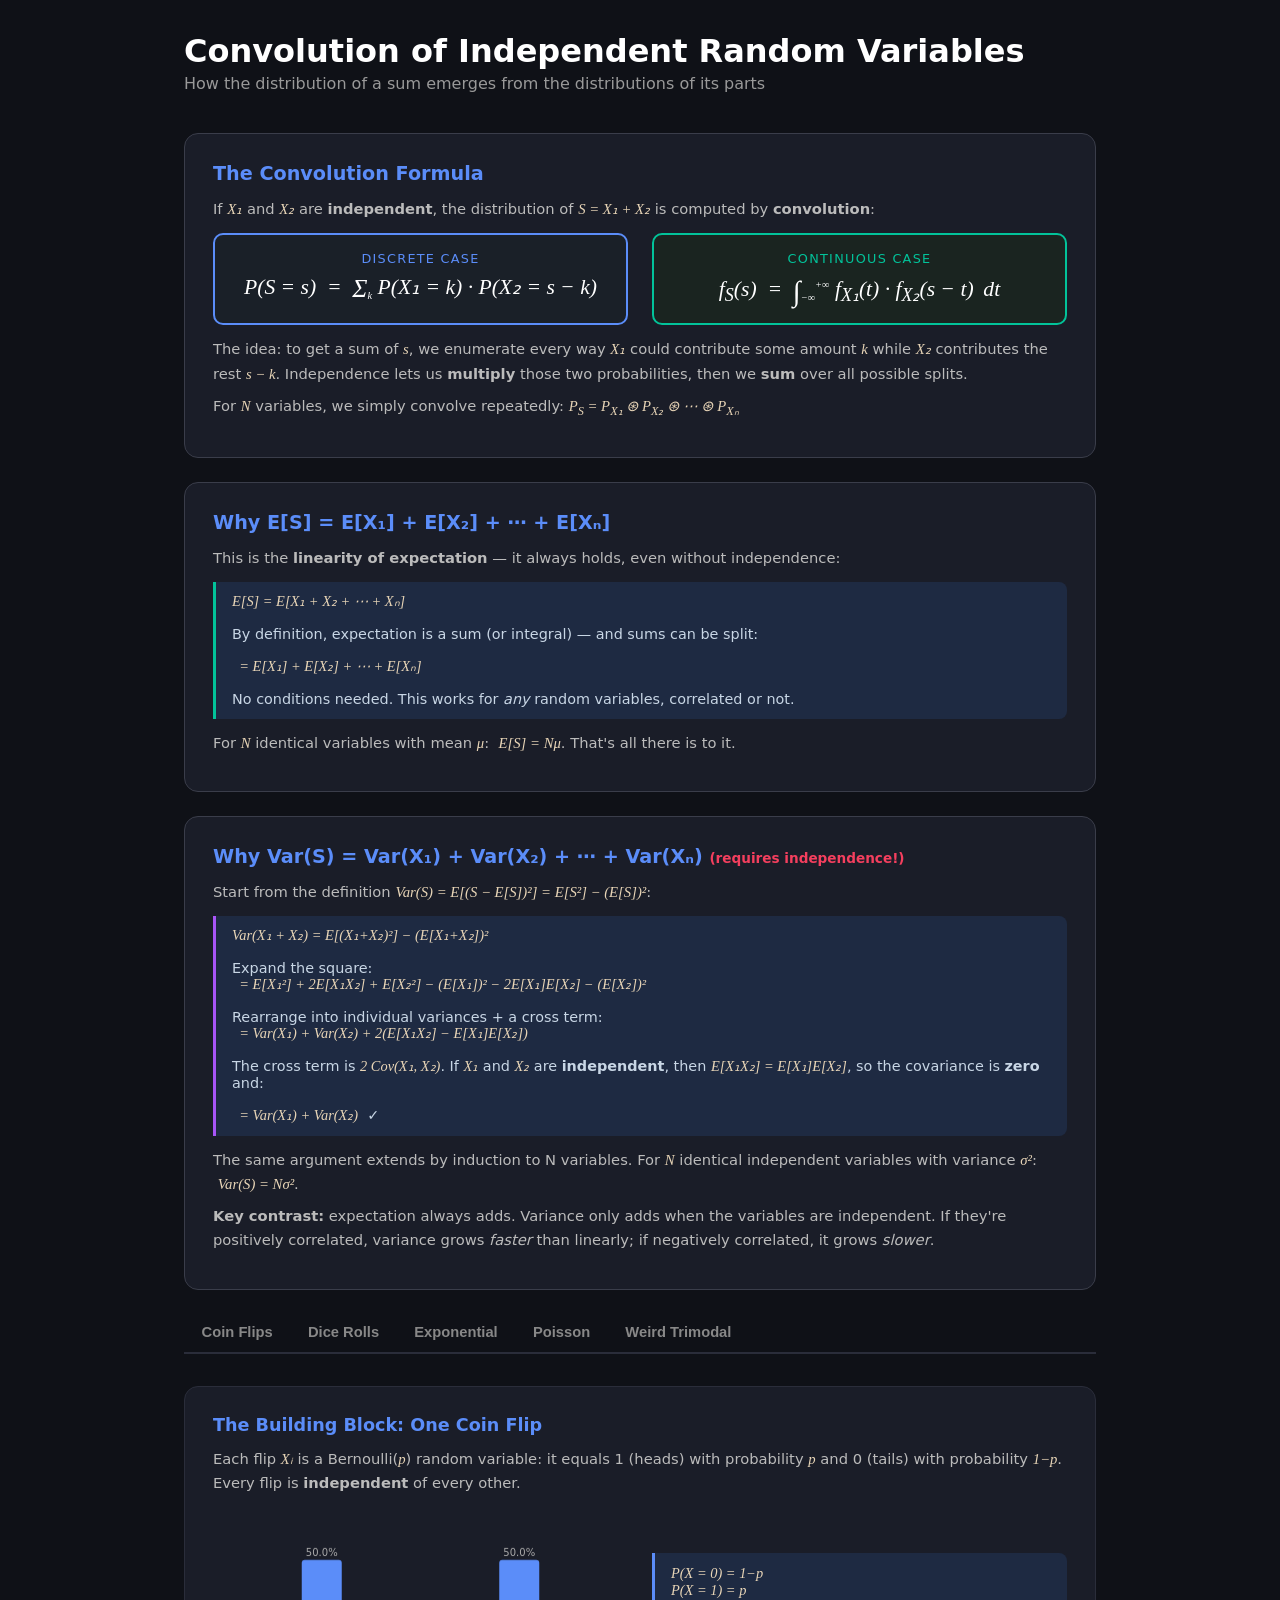
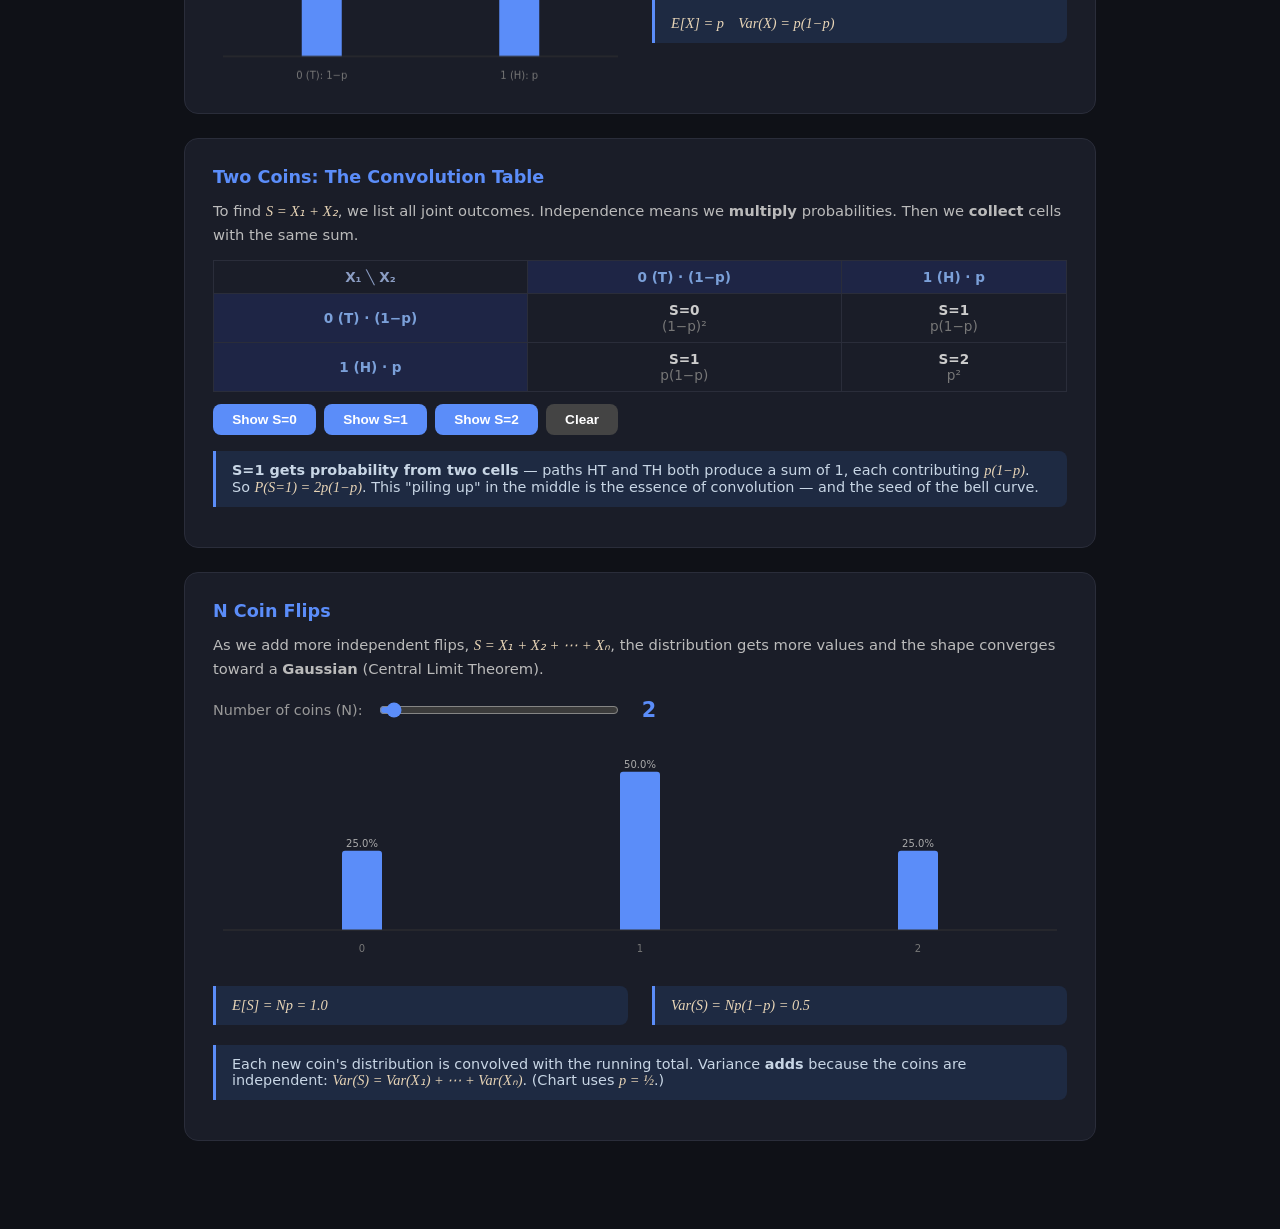
<file: playground/convolution_of_independent_random_variables/index.html>
<!DOCTYPE html>
<html lang="en">
<head>
<meta charset="UTF-8">
<meta name="viewport" content="width=device-width, initial-scale=1.0">
<title>Convolution of Independent Random Variables</title>
<style>
  * { margin: 0; padding: 0; box-sizing: border-box; }
  body { font-family: 'Segoe UI', system-ui, sans-serif; background: #0f1117; color: #e0e0e0; }

  /* Layout */
  .page { max-width: 960px; margin: 0 auto; padding: 2rem 1.5rem 4rem; }
  h1 { font-size: 2rem; color: #fff; margin-bottom: 0.25rem; }
  .page-sub { color: #999; font-size: 1rem; margin-bottom: 2.5rem; }

  /* Tabs */
  .tab-bar { display: flex; gap: 0; margin-bottom: 2rem; border-bottom: 2px solid #2a2d3a; flex-wrap: wrap; }
  .tab { padding: 0.65rem 1.1rem; font-size: 0.92rem; font-weight: 600; color: #888; background: none; border: none; cursor: pointer; border-bottom: 3px solid transparent; margin-bottom: -2px; transition: all 0.2s; }
  .tab:hover { color: #bbb; }
  .tab.active { color: #fff; border-bottom-color: #5b8df9; }
  .tab-content { display: none; }
  .tab-content.active { display: block; }

  /* Section cards */
  .card { background: #1a1d28; border-radius: 14px; padding: 1.75rem; margin-bottom: 1.5rem; border: 1px solid #2a2d3a; }
  .card h2 { font-size: 1.1rem; color: #5b8df9; margin-bottom: 0.75rem; }
  .card p { font-size: 0.92rem; color: #bbb; line-height: 1.65; margin-bottom: 0.5rem; }
  .math { font-family: 'Georgia', serif; font-style: italic; color: #e8d5b7; }
  .hl { background: #1e2a42; border-left: 3px solid #5b8df9; padding: 0.7rem 1rem; border-radius: 0 8px 8px 0; margin: 0.75rem 0; font-size: 0.9rem; color: #c8d6e5; }

  /* Slider controls */
  .controls { display: flex; align-items: center; gap: 1rem; margin: 1rem 0; flex-wrap: wrap; }
  .controls label { font-size: 0.9rem; color: #999; }
  .controls input[type=range] { flex: 1; max-width: 240px; accent-color: #5b8df9; }
  .controls .n-val { font-size: 1.3rem; font-weight: 700; color: #5b8df9; min-width: 2ch; text-align: center; }

  /* Chart area */
  .chart-wrap { position: relative; height: 220px; margin: 1rem 0; }
  canvas { width: 100%; height: 100%; }

  /* Convolution table */
  .conv-table { width: 100%; border-collapse: collapse; margin: 0.75rem 0; font-size: 0.85rem; }
  .conv-table th { background: #252836; color: #8b9dc3; padding: 0.5rem; text-align: center; border: 1px solid #2a2d3a; }
  .conv-table td { padding: 0.5rem; text-align: center; border: 1px solid #2a2d3a; color: #ccc; }
  .conv-table .header-col { background: #1e2545; color: #7ba0d9; font-weight: 600; }
  .conv-table .sum-cell { transition: background 0.3s; }

  .step-btn { background: #5b8df9; color: #fff; border: none; padding: 0.5rem 1.2rem; border-radius: 8px; font-size: 0.85rem; cursor: pointer; font-weight: 600; }
  .step-btn:hover { background: #4a7ae8; }

  .side-by-side { display: grid; grid-template-columns: 1fr 1fr; gap: 1.5rem; }
  @media (max-width: 700px) { .side-by-side { grid-template-columns: 1fr; } }
</style>
</head>
<body>
<div class="page">
  <h1>Convolution of Independent Random Variables</h1>
  <p class="page-sub">How the distribution of a sum emerges from the distributions of its parts</p>

  <!-- ==================== THEORY SECTION ==================== -->
  <div class="card" style="border-color:#3a3d4a;">
    <h2 style="font-size:1.2rem;">The Convolution Formula</h2>
    <p>If <span class="math">X₁</span> and <span class="math">X₂</span> are <strong>independent</strong>, the distribution of <span class="math">S = X₁ + X₂</span> is computed by <strong>convolution</strong>:</p>
    <div class="side-by-side" style="margin-top:0.75rem;">
      <div style="background:#1a2028; border:2px solid #5b8df9; border-radius:10px; padding:1rem 1.25rem; text-align:center;">
        <span style="font-size:0.8rem; color:#5b8df9; text-transform:uppercase; letter-spacing:0.1em; display:block; margin-bottom:0.5rem;">Discrete case</span>
        <span class="math" style="font-size:1.35rem; color:#fff;">P(S = s) &nbsp;=&nbsp; <span style="font-size:1.6rem; vertical-align:middle;">Σ</span><sub style="font-size:0.65rem;">k</sub> P(X₁ = k) · P(X₂ = s − k)</span>
      </div>
      <div style="background:#1a2420; border:2px solid #02c39a; border-radius:10px; padding:1rem 1.25rem; text-align:center;">
        <span style="font-size:0.8rem; color:#02c39a; text-transform:uppercase; letter-spacing:0.1em; display:block; margin-bottom:0.5rem;">Continuous case</span>
        <span class="math" style="font-size:1.35rem; color:#fff;">f<sub>S</sub>(s) &nbsp;=&nbsp; <span style="font-size:1.8rem; vertical-align:middle;">∫</span><sub style="font-size:0.65rem;">−∞</sub><sup style="font-size:0.65rem;">+∞</sup> f<sub>X₁</sub>(t) · f<sub>X₂</sub>(s − t) &thinsp;dt</span>
      </div>
    </div>
    <p style="margin-top:0.75rem;">The idea: to get a sum of <span class="math">s</span>, we enumerate every way <span class="math">X₁</span> could contribute some amount <span class="math">k</span> while <span class="math">X₂</span> contributes the rest <span class="math">s − k</span>. Independence lets us <strong>multiply</strong> those two probabilities, then we <strong>sum</strong> over all possible splits.</p>
    <p>For <span class="math">N</span> variables, we simply convolve repeatedly: <span class="math">P<sub>S</sub> = P<sub>X₁</sub> ⊛ P<sub>X₂</sub> ⊛ ⋯ ⊛ P<sub>Xₙ</sub></span></p>
  </div>

  <div class="card" style="border-color:#3a3d4a;">
    <h2 style="font-size:1.2rem;">Why E[S] = E[X₁] + E[X₂] + ⋯ + E[Xₙ]</h2>
    <p>This is the <strong>linearity of expectation</strong> — it always holds, even without independence:</p>
    <div class="hl" style="border-color:#02c39a;">
      <span class="math">E[S] = E[X₁ + X₂ + ⋯ + Xₙ]</span><br><br>
      By definition, expectation is a sum (or integral) — and sums can be split:<br><br>
      <span class="math">&nbsp;&nbsp;= E[X₁] + E[X₂] + ⋯ + E[Xₙ]</span><br><br>
      No conditions needed. This works for <em>any</em> random variables, correlated or not.
    </div>
    <p style="margin-top:0.75rem;">For <span class="math">N</span> identical variables with mean <span class="math">μ</span>: &nbsp;<span class="math">E[S] = Nμ</span>. That's all there is to it.</p>
  </div>

  <div class="card" style="border-color:#3a3d4a;">
    <h2 style="font-size:1.2rem;">Why Var(S) = Var(X₁) + Var(X₂) + ⋯ + Var(Xₙ)  <span style="color:#f43f5e;font-size:0.85rem;">(requires independence!)</span></h2>
    <p>Start from the definition <span class="math">Var(S) = E[(S − E[S])²] = E[S²] − (E[S])²</span>:</p>
    <div class="hl" style="border-color:#a855f7;">
      <span class="math">Var(X₁ + X₂) = E[(X₁+X₂)²] − (E[X₁+X₂])²</span><br><br>
      Expand the square:<br>
      <span class="math">&nbsp;&nbsp;= E[X₁²] + 2E[X₁X₂] + E[X₂²] − (E[X₁])² − 2E[X₁]E[X₂] − (E[X₂])²</span><br><br>
      Rearrange into individual variances + a cross term:<br>
      <span class="math">&nbsp;&nbsp;= Var(X₁) + Var(X₂) + 2(E[X₁X₂] − E[X₁]E[X₂])</span><br><br>
      The cross term is <span class="math">2 Cov(X₁, X₂)</span>. If <span class="math">X₁</span> and <span class="math">X₂</span> are <strong>independent</strong>, then <span class="math">E[X₁X₂] = E[X₁]E[X₂]</span>, so the covariance is <strong>zero</strong> and:<br><br>
      <span class="math">&nbsp;&nbsp;= Var(X₁) + Var(X₂)</span> &nbsp;✓
    </div>
    <p style="margin-top:0.75rem;">The same argument extends by induction to N variables. For <span class="math">N</span> identical independent variables with variance <span class="math">σ²</span>: &nbsp;<span class="math">Var(S) = Nσ²</span>.</p>
    <p><strong>Key contrast:</strong> expectation always adds. Variance only adds when the variables are independent. If they're positively correlated, variance grows <em>faster</em> than linearly; if negatively correlated, it grows <em>slower</em>.</p>
  </div>

  <div class="tab-bar">
    <button class="tab active" onclick="switchTab('coins')">Coin Flips</button>
    <button class="tab" onclick="switchTab('dice')">Dice Rolls</button>
    <button class="tab" onclick="switchTab('exponential')">Exponential</button>
    <button class="tab" onclick="switchTab('poisson')">Poisson</button>
    <button class="tab" onclick="switchTab('trimodal')">Weird Trimodal</button>
  </div>

  <!-- ==================== COINS TAB ==================== -->
  <div id="tab-coins" class="tab-content active">
    <div class="card">
      <h2>The Building Block: One Coin Flip</h2>
      <p>Each flip <span class="math">Xᵢ</span> is a Bernoulli(<span class="math">p</span>) random variable: it equals 1 (heads) with probability <span class="math">p</span> and 0 (tails) with probability <span class="math">1−p</span>. Every flip is <strong>independent</strong> of every other.</p>
      <div class="side-by-side" style="margin-top:1rem;">
        <div><canvas id="coin-single" height="120"></canvas></div>
        <div class="hl" style="align-self:center;">
          <span class="math">P(X = 0) = 1−p</span><br>
          <span class="math">P(X = 1) = p</span><br><br>
          <span class="math">E[X] = p &nbsp;&nbsp; Var(X) = p(1−p)</span>
        </div>
      </div>
    </div>
    <div class="card">
      <h2>Two Coins: The Convolution Table</h2>
      <p>To find <span class="math">S = X₁ + X₂</span>, we list all joint outcomes. Independence means we <strong>multiply</strong> probabilities. Then we <strong>collect</strong> cells with the same sum.</p>
      <table class="conv-table" id="coin-conv-table">
        <tr>
          <th style="background:#1a1d28;">X₁ ╲ X₂</th>
          <th class="header-col">0 (T) · (1−p)</th>
          <th class="header-col">1 (H) · p</th>
        </tr>
        <tr>
          <th class="header-col">0 (T) · (1−p)</th>
          <td class="sum-cell" data-sum="0"><strong>S=0</strong><br><span style="color:#777;">(1−p)²</span></td>
          <td class="sum-cell" data-sum="1"><strong>S=1</strong><br><span style="color:#777;">p(1−p)</span></td>
        </tr>
        <tr>
          <th class="header-col">1 (H) · p</th>
          <td class="sum-cell" data-sum="1"><strong>S=1</strong><br><span style="color:#777;">p(1−p)</span></td>
          <td class="sum-cell" data-sum="2"><strong>S=2</strong><br><span style="color:#777;">p²</span></td>
        </tr>
      </table>
      <div style="display:flex;gap:0.5rem;margin-top:0.75rem;">
        <button class="step-btn" onclick="highlightCoinSum(0)">Show S=0</button>
        <button class="step-btn" onclick="highlightCoinSum(1)">Show S=1</button>
        <button class="step-btn" onclick="highlightCoinSum(2)">Show S=2</button>
        <button class="step-btn" onclick="highlightCoinSum(-1)" style="background:#444;">Clear</button>
      </div>
      <div class="hl" style="margin-top:1rem;">
        <strong>S=1 gets probability from two cells</strong> — paths HT and TH both produce a sum of 1, each contributing <span class="math">p(1−p)</span>. So <span class="math">P(S=1) = 2p(1−p)</span>. This "piling up" in the middle is the essence of convolution — and the seed of the bell curve.
      </div>
    </div>
    <div class="card">
      <h2>N Coin Flips</h2>
      <p>As we add more independent flips, <span class="math">S = X₁ + X₂ + ⋯ + Xₙ</span>, the distribution gets more values and the shape converges toward a <strong>Gaussian</strong> (Central Limit Theorem).</p>
      <div class="controls">
        <label>Number of coins (N):</label>
        <input type="range" id="coin-n" min="1" max="30" value="2" oninput="updateCoinChart()">
        <span class="n-val" id="coin-n-val">2</span>
      </div>
      <div class="chart-wrap"><canvas id="coin-chart"></canvas></div>
      <div class="side-by-side">
        <div class="hl"><span class="math">E[S] = Np = <span id="coin-mean">1.0</span></span></div>
        <div class="hl"><span class="math">Var(S) = Np(1−p) = <span id="coin-var">0.5</span></span></div>
      </div>
      <div class="hl" style="margin-top:0.5rem;">
        Each new coin's distribution is convolved with the running total. Variance <strong>adds</strong> because the coins are independent: <span class="math">Var(S) = Var(X₁) + ⋯ + Var(Xₙ)</span>. (Chart uses <span class="math">p = ½</span>.)
      </div>
    </div>
  </div>

  <!-- ==================== DICE TAB ==================== -->
  <div id="tab-dice" class="tab-content">
    <div class="card">
      <h2>The Building Block: One Fair Die Roll</h2>
      <p>Each roll <span class="math">Dᵢ</span> is uniform on {1, 2, 3, 4, 5, 6}, each with probability ⅙. A richer starting distribution than the coin.</p>
      <div class="side-by-side" style="margin-top:1rem;">
        <div><canvas id="die-single" height="120"></canvas></div>
        <div class="hl" style="align-self:center;">
          <span class="math">P(D = k) = ⅙</span> for k ∈ {1,…,6}<br><br>
          <span class="math">E[D] = 3.5 &nbsp;&nbsp; Var(D) = 35/12</span>
        </div>
      </div>
    </div>
    <div class="card">
      <h2>Two Dice: The 6×6 Convolution Table</h2>
      <p>Same principle: list all 36 equally likely joint outcomes, then count how many give each sum from 2 to 12.</p>
      <div style="overflow-x:auto;"><table class="conv-table" id="dice-conv-table"></table></div>
      <div style="display:flex;gap:0.5rem;flex-wrap:wrap;margin-top:0.75rem;" id="dice-sum-buttons"></div>
      <div class="hl" style="margin-top:1rem;">
        Sum=7 has <strong>6 paths</strong> (1+6, 2+5, 3+4, 4+3, 5+2, 6+1) while sum=2 and sum=12 have only 1. The triangular shape is the convolution of two uniform distributions.
      </div>
    </div>
    <div class="card">
      <h2>N Dice: Triangular → Bell Curve</h2>
      <p>With 2 dice the distribution is triangular. Add more dice and it rapidly smooths into a Gaussian — the CLT at work.</p>
      <div class="controls">
        <label>Number of dice (N):</label>
        <input type="range" id="dice-n" min="1" max="20" value="2" oninput="updateDiceChart()">
        <span class="n-val" id="dice-n-val">2</span>
      </div>
      <div class="chart-wrap"><canvas id="dice-chart"></canvas></div>
      <div class="side-by-side">
        <div class="hl"><span class="math">E[S] = 3.5N = <span id="dice-mean">7.0</span></span></div>
        <div class="hl"><span class="math">Var(S) = 35N/12 ≈ <span id="dice-var">5.8</span></span></div>
      </div>
      <div class="hl" style="margin-top:0.5rem;">
        Even though each die is <em>uniform</em> (flat), the sum quickly looks normal. The convolution smears and smooths, and the CLT guarantees convergence.
      </div>
    </div>
  </div>

  <!-- ==================== EXPONENTIAL TAB ==================== -->
  <div id="tab-exponential" class="tab-content">
    <div class="card">
      <h2>The Building Block: One Exponential(λ) Variable</h2>
      <p>Think of it as the waiting time until an event: a server request, a radioactive decay, a bus arrival. It's <strong>continuous</strong>, <strong>always positive</strong>, and <strong>heavily right-skewed</strong> — the exact opposite of a bell curve.</p>
      <div class="side-by-side" style="margin-top:1rem;">
        <div><canvas id="exp-single" height="120"></canvas></div>
        <div class="hl" style="align-self:center;">
          <span class="math">f(x) = λe<sup>−λx</sup></span> for x ≥ 0<br><br>
          <span class="math">E[X] = 1/λ &nbsp;&nbsp; Var(X) = 1/λ²</span><br><br>
          Chart uses <span class="math">λ = 1</span>
        </div>
      </div>
    </div>
    <div class="card">
      <h2>N Exponentials: Skewed → Gamma → Gaussian</h2>
      <p>The sum of <span class="math">N</span> independent Exp(<span class="math">λ</span>) variables is exactly a <strong>Gamma(N, λ)</strong> distribution. As N grows, even this extremely skewed starting shape becomes bell-shaped.</p>
      <div class="controls">
        <label>Number of variables (N):</label>
        <input type="range" id="exp-n" min="1" max="30" value="1" oninput="updateExpChart()">
        <span class="n-val" id="exp-n-val">1</span>
      </div>
      <div class="chart-wrap"><canvas id="exp-chart"></canvas></div>
      <div class="side-by-side">
        <div class="hl"><span class="math">E[S] = N/λ = <span id="exp-mean">1.0</span></span></div>
        <div class="hl"><span class="math">Var(S) = N/λ² = <span id="exp-var">1.0</span></span></div>
      </div>
      <div class="hl" style="margin-top:0.5rem;">
        The sum <span class="math">S ~ Gamma(N, λ)</span>. At N=1 it's a pure exponential (maximally skewed). By N≈5 the skew is visible but softening. By N≈15–20 it's practically Gaussian. The <strong>CLT doesn't care</strong> that the starting distribution was wildly asymmetric.
      </div>
    </div>
  </div>

  <!-- ==================== POISSON TAB ==================== -->
  <div id="tab-poisson" class="tab-content">
    <div class="card">
      <h2>The Building Block: One Poisson(λ) Variable</h2>
      <p>Counts of rare independent events in a fixed interval: emails per hour, typos per page, earthquakes per year. Discrete, non-negative, and skewed for small <span class="math">λ</span>.</p>
      <div class="side-by-side" style="margin-top:1rem;">
        <div><canvas id="pois-single" height="120"></canvas></div>
        <div class="hl" style="align-self:center;">
          <span class="math">P(X = k) = λ<sup>k</sup>e<sup>−λ</sup> / k!</span><br><br>
          <span class="math">E[X] = λ &nbsp;&nbsp; Var(X) = λ</span><br><br>
          Chart uses <span class="math">λ = 2</span>
        </div>
      </div>
    </div>
    <div class="card">
      <h2>N Poisson Variables: A Beautiful Exact Result</h2>
      <p>The sum of <span class="math">N</span> independent Poisson(<span class="math">λ</span>) variables is exactly <strong>Poisson(Nλ)</strong>. No approximation needed — Poisson is closed under convolution! And as Nλ grows, it too becomes Gaussian.</p>
      <div class="controls">
        <label>Number of variables (N):</label>
        <input type="range" id="pois-n" min="1" max="30" value="1" oninput="updatePoisChart()">
        <span class="n-val" id="pois-n-val">1</span>
      </div>
      <div class="chart-wrap"><canvas id="pois-chart"></canvas></div>
      <div class="side-by-side">
        <div class="hl"><span class="math">E[S] = Nλ = <span id="pois-mean">2.0</span></span></div>
        <div class="hl"><span class="math">Var(S) = Nλ = <span id="pois-var">2.0</span></span></div>
      </div>
      <div class="hl" style="margin-top:0.5rem;">
        <strong>Poisson ⊛ Poisson = Poisson.</strong> The family is closed under convolution — the sum stays Poisson, just with a larger rate parameter. Mean <em>and</em> variance are both Nλ (they're always equal for Poisson). As Nλ grows large, the distribution approaches Gaussian.
      </div>
    </div>
  </div>

  <!-- ==================== TRIMODAL TAB ==================== -->
  <div id="tab-trimodal" class="tab-content">
    <div class="card">
      <h2>The Building Block: A Weird Trimodal Distribution</h2>
      <p>This is deliberately pathological — three sharp peaks at different locations with a gap between them. Nothing like a bell curve. The point: <strong>the CLT doesn't care</strong>.</p>
      <div class="side-by-side" style="margin-top:1rem;">
        <div><canvas id="tri-single" height="120"></canvas></div>
        <div class="hl" style="align-self:center;">
          Three peaks at <span class="math">x ≈ 1, 5, 9</span><br>
          with different heights and widths<br><br>
          <span class="math">E[X] ≈ 4.6 &nbsp;&nbsp; Var(X) ≈ 9.4</span><br><br>
          As ugly as it gets!
        </div>
      </div>
    </div>
    <div class="card">
      <h2>N Trimodals: from Mess to Harmony</h2>
      <p>Watch the three peaks blur together. By N≈3–4 you can still see bumps. By N≈8 it's basically a bell curve. The CLT is relentless.</p>
      <div class="controls">
        <label>Number of variables (N):</label>
        <input type="range" id="tri-n" min="1" max="20" value="1" oninput="updateTriChart()">
        <span class="n-val" id="tri-n-val">1</span>
      </div>
      <div class="chart-wrap"><canvas id="tri-chart"></canvas></div>
      <div class="side-by-side">
        <div class="hl"><span class="math">E[S] = N × 4.6 ≈ <span id="tri-mean">4.6</span></span></div>
        <div class="hl"><span class="math">Var(S) = N × 9.4 ≈ <span id="tri-var">9.4</span></span></div>
      </div>
      <div class="hl" style="margin-top:0.5rem;">
        This is the <strong>strongest demonstration of the CLT</strong>: even a trimodal, asymmetric, gapped distribution converges to Gaussian under repeated convolution. Each convolution step smears the peaks further until they merge into a single smooth bell.
      </div>
    </div>
  </div>

</div>

<script>
// ==================== TAB SWITCHING ====================
function switchTab(id) {
  document.querySelectorAll('.tab').forEach(t => t.classList.remove('active'));
  document.querySelectorAll('.tab-content').forEach(t => t.classList.remove('active'));
  document.getElementById('tab-' + id).classList.add('active');
  event.target.classList.add('active');
  const inits = {
    coins: () => { drawCoinSingle(); updateCoinChart(); },
    dice: () => { drawDieSingle(); updateDiceChart(); },
    exponential: () => { drawExpSingle(); updateExpChart(); },
    poisson: () => { drawPoisSingle(); updatePoisChart(); },
    trimodal: () => { drawTriSingle(); updateTriChart(); },
  };
  inits[id]();
}

// ==================== HIGHLIGHT HELPERS ====================
function highlightCoinSum(s) {
  document.querySelectorAll('#coin-conv-table .sum-cell').forEach(cell => {
    if (s === -1) { cell.style.background = ''; return; }
    cell.style.background = parseInt(cell.dataset.sum) === s ? '#2a3f6f' : '#111318';
  });
}

// ==================== DICE TABLE ====================
(function buildDiceTable() {
  const table = document.getElementById('dice-conv-table');
  let html = '<tr><th style="background:#1a1d28;">D₁ ╲ D₂</th>';
  for (let j = 1; j <= 6; j++) html += `<th class="header-col">${j}</th>`;
  html += '</tr>';
  for (let i = 1; i <= 6; i++) {
    html += `<tr><th class="header-col">${i}</th>`;
    for (let j = 1; j <= 6; j++) {
      const s = i + j;
      html += `<td class="sum-cell" data-sum="${s}" style="font-size:0.8rem;"><strong>${s}</strong></td>`;
    }
    html += '</tr>';
  }
  table.innerHTML = html;
  const btnContainer = document.getElementById('dice-sum-buttons');
  for (let s = 2; s <= 12; s++) {
    const btn = document.createElement('button');
    btn.className = 'step-btn';
    btn.textContent = `S=${s}`;
    btn.style.cssText = 'padding:0.35rem 0.7rem;font-size:0.8rem;';
    btn.onclick = () => {
      document.querySelectorAll('#dice-conv-table .sum-cell').forEach(cell => {
        cell.style.background = parseInt(cell.dataset.sum) === s ? '#2a3f6f' : '#111318';
      });
    };
    btnContainer.appendChild(btn);
  }
  const clearBtn = document.createElement('button');
  clearBtn.className = 'step-btn';
  clearBtn.textContent = 'Clear';
  clearBtn.style.cssText = 'background:#444;padding:0.35rem 0.7rem;font-size:0.8rem;';
  clearBtn.onclick = () => {
    document.querySelectorAll('#dice-conv-table .sum-cell').forEach(c => c.style.background = '');
  };
  btnContainer.appendChild(clearBtn);
})();

// ==================== DISTRIBUTION MATH ====================

// --- Discrete convolution helper ---
function convolveArrays(a, b) {
  const out = new Array(a.length + b.length - 1).fill(0);
  for (let i = 0; i < a.length; i++) {
    for (let j = 0; j < b.length; j++) {
      out[i + j] += a[i] * b[j];
    }
  }
  return out;
}

function nFoldConvolve(base, n) {
  let d = base.slice();
  for (let i = 1; i < n; i++) d = convolveArrays(d, base);
  return d;
}

// --- Coins (Bernoulli p=0.5) ---
function coinDist(n) { return nFoldConvolve([0.5, 0.5], n); }

// --- Dice (Uniform 1-6) ---
function diceDist(n) {
  const single = [0, 1/6, 1/6, 1/6, 1/6, 1/6, 1/6]; // index = face value
  return nFoldConvolve(single, n);
}

// --- Exponential (discretized, λ=1) ---
// Discretize into bins of width δ. P(bin k) ≈ δ·f(kδ) = δ·λ·exp(-λ·k·δ)
function expBaseDist() {
  const lambda = 1, delta = 0.1, maxBins = 80; // 0 to 8
  const d = [];
  let total = 0;
  for (let k = 0; k < maxBins; k++) {
    const x = k * delta;
    const p = delta * lambda * Math.exp(-lambda * x);
    d.push(p);
    total += p;
  }
  // Normalize to sum to 1
  for (let k = 0; k < d.length; k++) d[k] /= total;
  return d;
}

function expDist(n) { return nFoldConvolve(expBaseDist(), n); }

// --- Poisson (λ=2) ---
function poisBaseDist() {
  const lambda = 2, maxK = 15;
  const d = [];
  let total = 0;
  for (let k = 0; k <= maxK; k++) {
    // P(X=k) = λ^k e^{-λ} / k!
    let p = Math.exp(-lambda);
    for (let i = 1; i <= k; i++) p *= lambda / i;
    d.push(p);
    total += p;
  }
  for (let k = 0; k < d.length; k++) d[k] /= total;
  return d;
}

function poisDist(n) { return nFoldConvolve(poisBaseDist(), n); }

// --- Weird Trimodal (discretized) ---
// Three Gaussian-ish peaks at x≈1, x≈5, x≈9 with different weights/widths
function triBaseDist() {
  const delta = 0.2, maxBins = 60; // 0 to 12
  const d = [];
  let total = 0;
  for (let k = 0; k < maxBins; k++) {
    const x = k * delta;
    // Three Gaussian bumps: weight, center, sigma
    const peak1 = 0.45 * Math.exp(-0.5 * ((x - 1.0) / 0.5) ** 2);
    const peak2 = 0.25 * Math.exp(-0.5 * ((x - 5.0) / 0.8) ** 2);
    const peak3 = 0.55 * Math.exp(-0.5 * ((x - 9.0) / 0.6) ** 2);
    const p = delta * (peak1 + peak2 + peak3);
    d.push(p);
    total += p;
  }
  for (let k = 0; k < d.length; k++) d[k] /= total;
  return d;
}

// Precompute trimodal stats
const _triBase = triBaseDist();
const _triDelta = 0.2;
let _triMean = 0, _triVar = 0;
for (let k = 0; k < _triBase.length; k++) {
  const x = k * _triDelta;
  _triMean += x * _triBase[k];
}
for (let k = 0; k < _triBase.length; k++) {
  const x = k * _triDelta;
  _triVar += (x - _triMean) ** 2 * _triBase[k];
}

function triDist(n) { return nFoldConvolve(_triBase, n); }

// ==================== DRAWING ====================
function drawBarChart(canvas, labels, values, color, maxVal) {
  const ctx = canvas.getContext('2d');
  const dpr = window.devicePixelRatio || 1;
  const rect = canvas.getBoundingClientRect();
  canvas.width = rect.width * dpr;
  canvas.height = rect.height * dpr;
  ctx.scale(dpr, dpr);
  const W = rect.width, H = rect.height;
  ctx.clearRect(0, 0, W, H);

  const n = values.length;
  const pad = { top: 10, bottom: 28, left: 10, right: 10 };
  const chartW = W - pad.left - pad.right;
  const chartH = H - pad.top - pad.bottom;
  const barW = Math.min(chartW / n * 0.8, 40);
  const gap = chartW / n;
  const max = maxVal || Math.max(...values) * 1.15;

  for (let i = 0; i < n; i++) {
    const x = pad.left + i * gap + gap / 2;
    const h = (values[i] / max) * chartH;
    const y = pad.top + chartH - h;

    ctx.fillStyle = color;
    ctx.beginPath();
    const r = Math.min(3, barW / 2);
    ctx.moveTo(x - barW / 2, y + r);
    ctx.arcTo(x - barW / 2, y, x, y, r);
    ctx.arcTo(x + barW / 2, y, x + barW / 2, y + r, r);
    ctx.lineTo(x + barW / 2, pad.top + chartH);
    ctx.lineTo(x - barW / 2, pad.top + chartH);
    ctx.closePath();
    ctx.fill();

    // Labels
    ctx.fillStyle = '#777';
    ctx.font = n > 40 ? '7px system-ui' : n > 25 ? '8px system-ui' : '10px system-ui';
    ctx.textAlign = 'center';
    const labelStep = n > 60 ? Math.ceil(n / 20) : n > 30 ? Math.ceil(n / 25) : 1;
    if (i % labelStep === 0 && labels[i] !== undefined) {
      ctx.fillText(labels[i], x, H - 6);
    }

    if (n <= 15 && values[i] > 0.005) {
      ctx.fillStyle = '#aaa';
      ctx.font = '10px system-ui';
      ctx.fillText((values[i] * 100).toFixed(1) + '%', x, y - 4);
    }
  }

  ctx.strokeStyle = '#333';
  ctx.lineWidth = 1;
  ctx.beginPath();
  ctx.moveTo(pad.left, pad.top + chartH);
  ctx.lineTo(W - pad.right, pad.top + chartH);
  ctx.stroke();
}

// ==================== SINGLE DISTRIBUTION DRAWS ====================
function drawCoinSingle() {
  drawBarChart(document.getElementById('coin-single'), ['0 (T): 1−p', '1 (H): p'], [0.5, 0.5], '#5b8df9', 0.7);
}
function drawDieSingle() {
  drawBarChart(document.getElementById('die-single'), ['1','2','3','4','5','6'], [1/6,1/6,1/6,1/6,1/6,1/6], '#e07b4a', 0.3);
}
function drawExpSingle() {
  const d = expBaseDist();
  const labels = d.map((_, i) => (i % 10 === 0) ? (i * 0.1).toFixed(0) : '');
  drawBarChart(document.getElementById('exp-single'), labels, d, '#02c39a');
}
function drawPoisSingle() {
  const d = poisBaseDist();
  const labels = d.map((_, i) => String(i));
  drawBarChart(document.getElementById('pois-single'), labels, d, '#a855f7');
}
function drawTriSingle() {
  const d = _triBase;
  const labels = d.map((_, i) => (i % 5 === 0) ? (i * 0.2).toFixed(0) : '');
  drawBarChart(document.getElementById('tri-single'), labels, d, '#f43f5e');
}

// ==================== N-VARIABLE CHART UPDATES ====================
function updateCoinChart() {
  const n = parseInt(document.getElementById('coin-n').value);
  document.getElementById('coin-n-val').textContent = n;
  document.getElementById('coin-mean').textContent = (n / 2).toFixed(1);
  document.getElementById('coin-var').textContent = (n / 4).toFixed(1);
  const dist = coinDist(n);
  drawBarChart(document.getElementById('coin-chart'), dist.map((_, i) => String(i)), dist, '#5b8df9');
}

function updateDiceChart() {
  const n = parseInt(document.getElementById('dice-n').value);
  document.getElementById('dice-n-val').textContent = n;
  document.getElementById('dice-mean').textContent = (3.5 * n).toFixed(1);
  document.getElementById('dice-var').textContent = (35 / 12 * n).toFixed(1);
  const dist = diceDist(n);
  const minVal = n, maxVal = 6 * n;
  const labels = [], values = [];
  for (let i = minVal; i <= maxVal; i++) { labels.push(String(i)); values.push(dist[i] || 0); }
  drawBarChart(document.getElementById('dice-chart'), labels, values, '#e07b4a');
}

function updateExpChart() {
  const n = parseInt(document.getElementById('exp-n').value);
  document.getElementById('exp-n-val').textContent = n;
  document.getElementById('exp-mean').textContent = (n * 1.0).toFixed(1);
  document.getElementById('exp-var').textContent = (n * 1.0).toFixed(1);
  const dist = expDist(n);
  const delta = 0.1;
  // Trim trailing near-zeros
  let end = dist.length - 1;
  while (end > 0 && dist[end] < 1e-6) end--;
  end = Math.min(end + 5, dist.length - 1);
  const labels = [], values = [];
  for (let i = 0; i <= end; i++) {
    labels.push((i % Math.max(1, Math.round(10 / (n > 10 ? 2 : 1))) === 0) ? (i * delta).toFixed(1) : '');
    values.push(dist[i]);
  }
  drawBarChart(document.getElementById('exp-chart'), labels, values, '#02c39a');
}

function updatePoisChart() {
  const n = parseInt(document.getElementById('pois-n').value);
  const totalLambda = 2 * n;
  document.getElementById('pois-n-val').textContent = n;
  document.getElementById('pois-mean').textContent = totalLambda.toFixed(1);
  document.getElementById('pois-var').textContent = totalLambda.toFixed(1);
  const dist = poisDist(n);
  // Trim trailing near-zeros
  let end = dist.length - 1;
  while (end > 0 && dist[end] < 1e-5) end--;
  end = Math.min(end + 3, dist.length - 1);
  const labels = [], values = [];
  for (let i = 0; i <= end; i++) { labels.push(String(i)); values.push(dist[i]); }
  drawBarChart(document.getElementById('pois-chart'), labels, values, '#a855f7');
}

function updateTriChart() {
  const n = parseInt(document.getElementById('tri-n').value);
  document.getElementById('tri-n-val').textContent = n;
  document.getElementById('tri-mean').textContent = (_triMean * n).toFixed(1);
  document.getElementById('tri-var').textContent = (_triVar * n).toFixed(1);
  const dist = triDist(n);
  const delta = 0.2;
  let end = dist.length - 1;
  while (end > 0 && dist[end] < 1e-6) end--;
  end = Math.min(end + 5, dist.length - 1);
  const labels = [], values = [];
  const labelStep = Math.max(1, Math.round(5 / (n > 5 ? 0.5 : 1)));
  for (let i = 0; i <= end; i++) {
    labels.push((i % labelStep === 0) ? (i * delta).toFixed(0) : '');
    values.push(dist[i]);
  }
  drawBarChart(document.getElementById('tri-chart'), labels, values, '#f43f5e');
}

// ==================== INIT ====================
window.addEventListener('load', () => { drawCoinSingle(); updateCoinChart(); });
window.addEventListener('resize', () => {
  // Redraw whichever tab is active
  const tabs = ['coins','dice','exponential','poisson','trimodal'];
  for (const t of tabs) {
    if (document.getElementById('tab-' + t).classList.contains('active')) {
      switchTab(t); break;
    }
  }
});
</script>
</body>
</html>
</file>
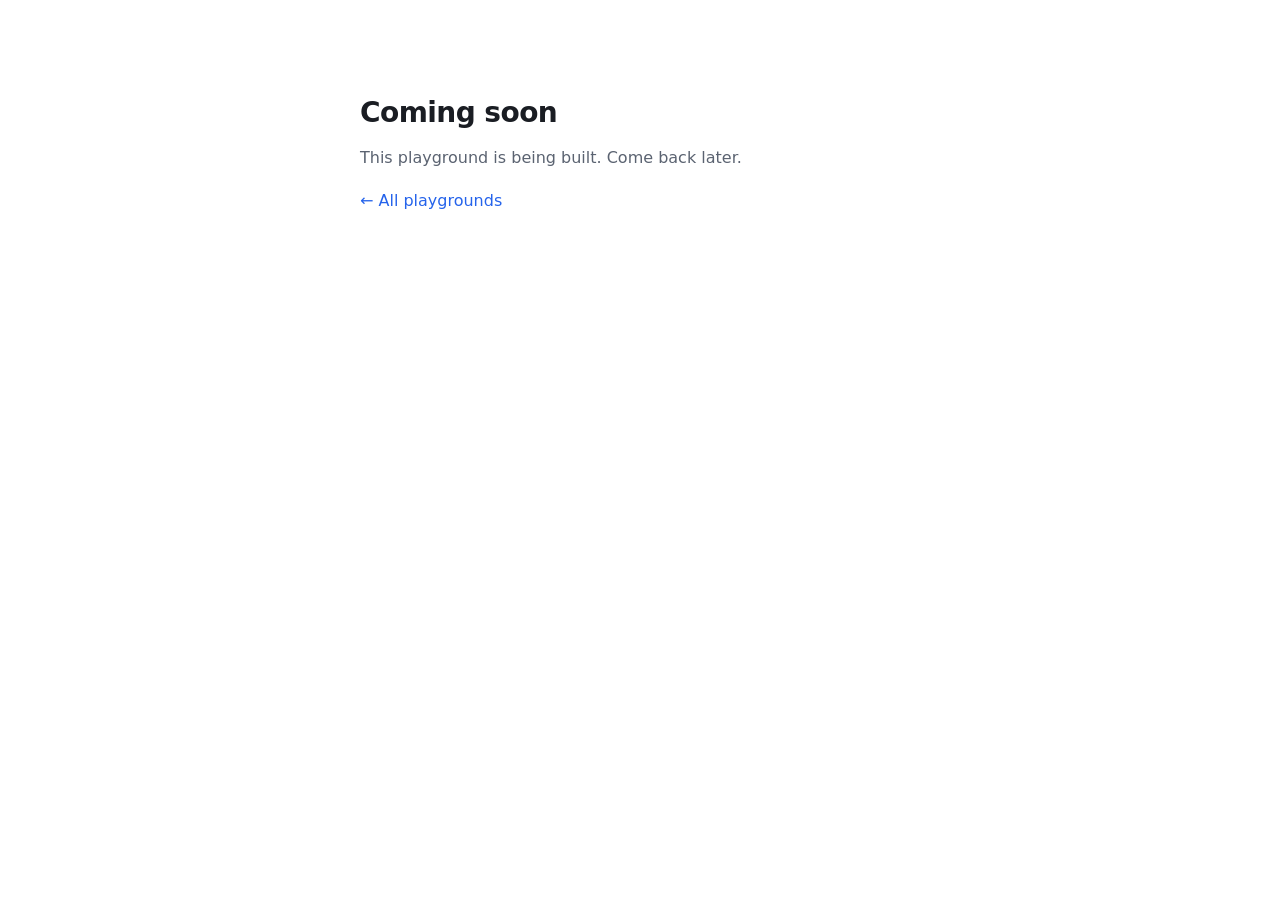
<file: playground/experiment_report/index.html>
<!DOCTYPE html>
<html lang="en"><head><meta charset="UTF-8"><title>Coming soon</title>
<link rel="stylesheet" href="../style.css">
</head><body style="font-family:system-ui;max-width:560px;margin:96px auto;padding:0 24px;color:#1a1d23;">
<h1 style="font-size:28px;font-weight:600;letter-spacing:-0.02em;">Coming soon</h1>
<p style="color:#5b6371;">This playground is being built. Come back later.</p>
<p style="margin-top:24px;"><a href="../" style="color:#2563eb;text-decoration:none;">← All playgrounds</a></p>
</body></html>
</file>
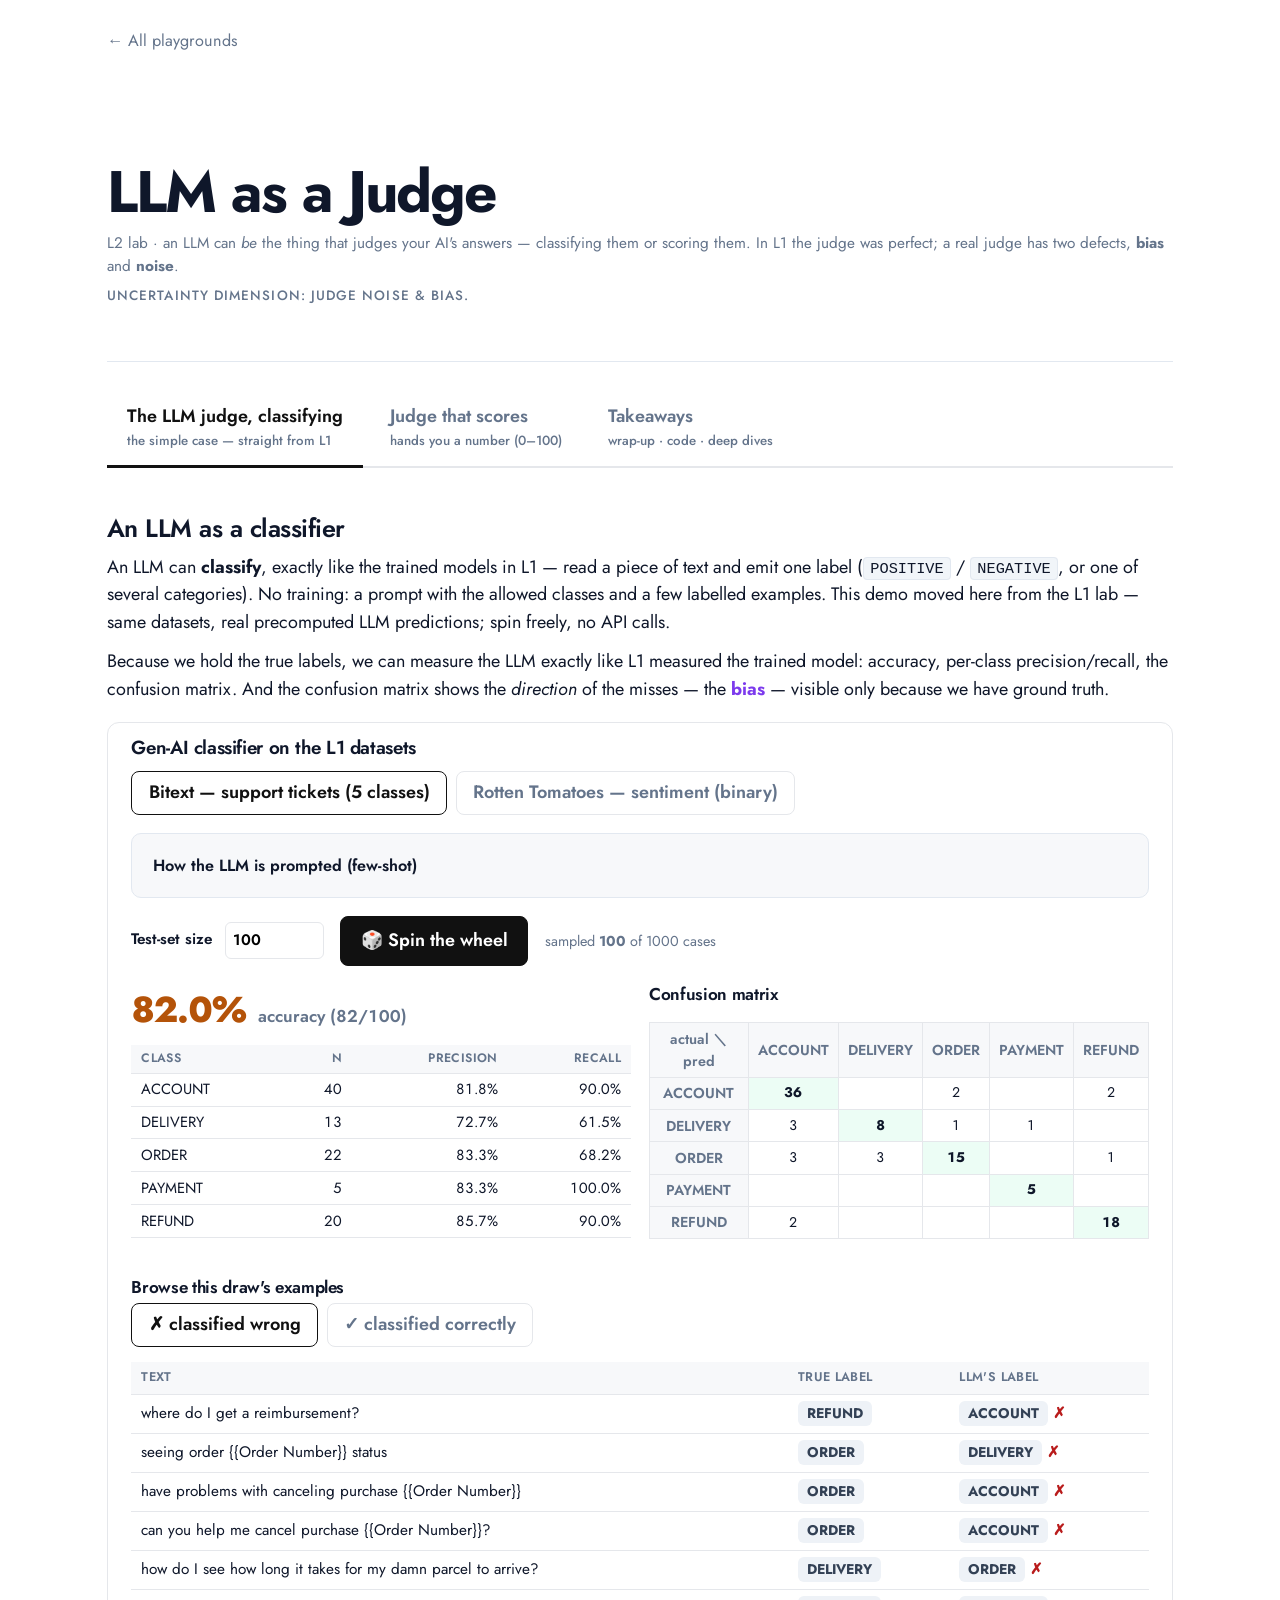
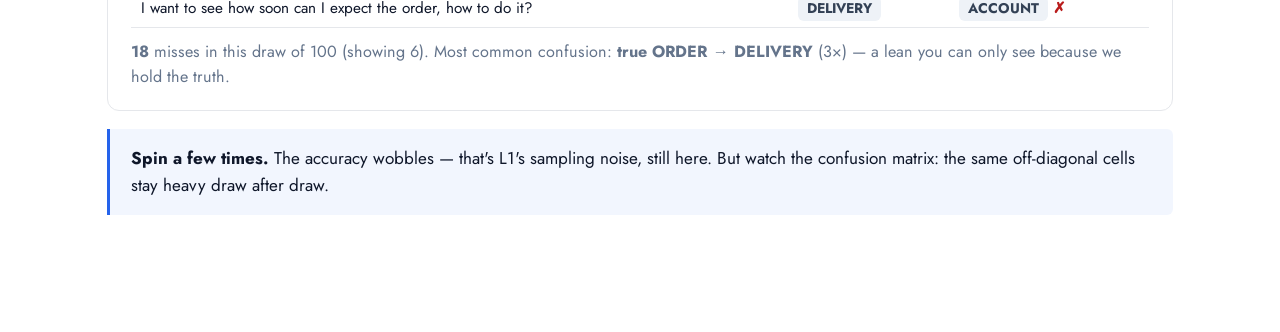
<file: playground/judge_calibrator/index.html>
<!DOCTYPE html>
<html lang="en">
<head>
  <meta charset="UTF-8">
  <title>Moved — LLM as a Judge</title>
  <!-- The L2 lab was renamed judge_calibrator -> judge_noise_and_bias -> llm_as_a_judge
       (topic: LLM as a judge; uncertainty dimension: judge noise & bias). External links to
       the original name land here; forward to the current lab, preserving any #tab hash. -->
  <script>location.replace("../llm_as_a_judge/" + location.hash);</script>
  <meta http-equiv="refresh" content="0; url=../llm_as_a_judge/">
</head>
<body>
  <p>This lab moved to <a href="../llm_as_a_judge/">LLM as a Judge</a>.</p>
</body>
</html>
</file>
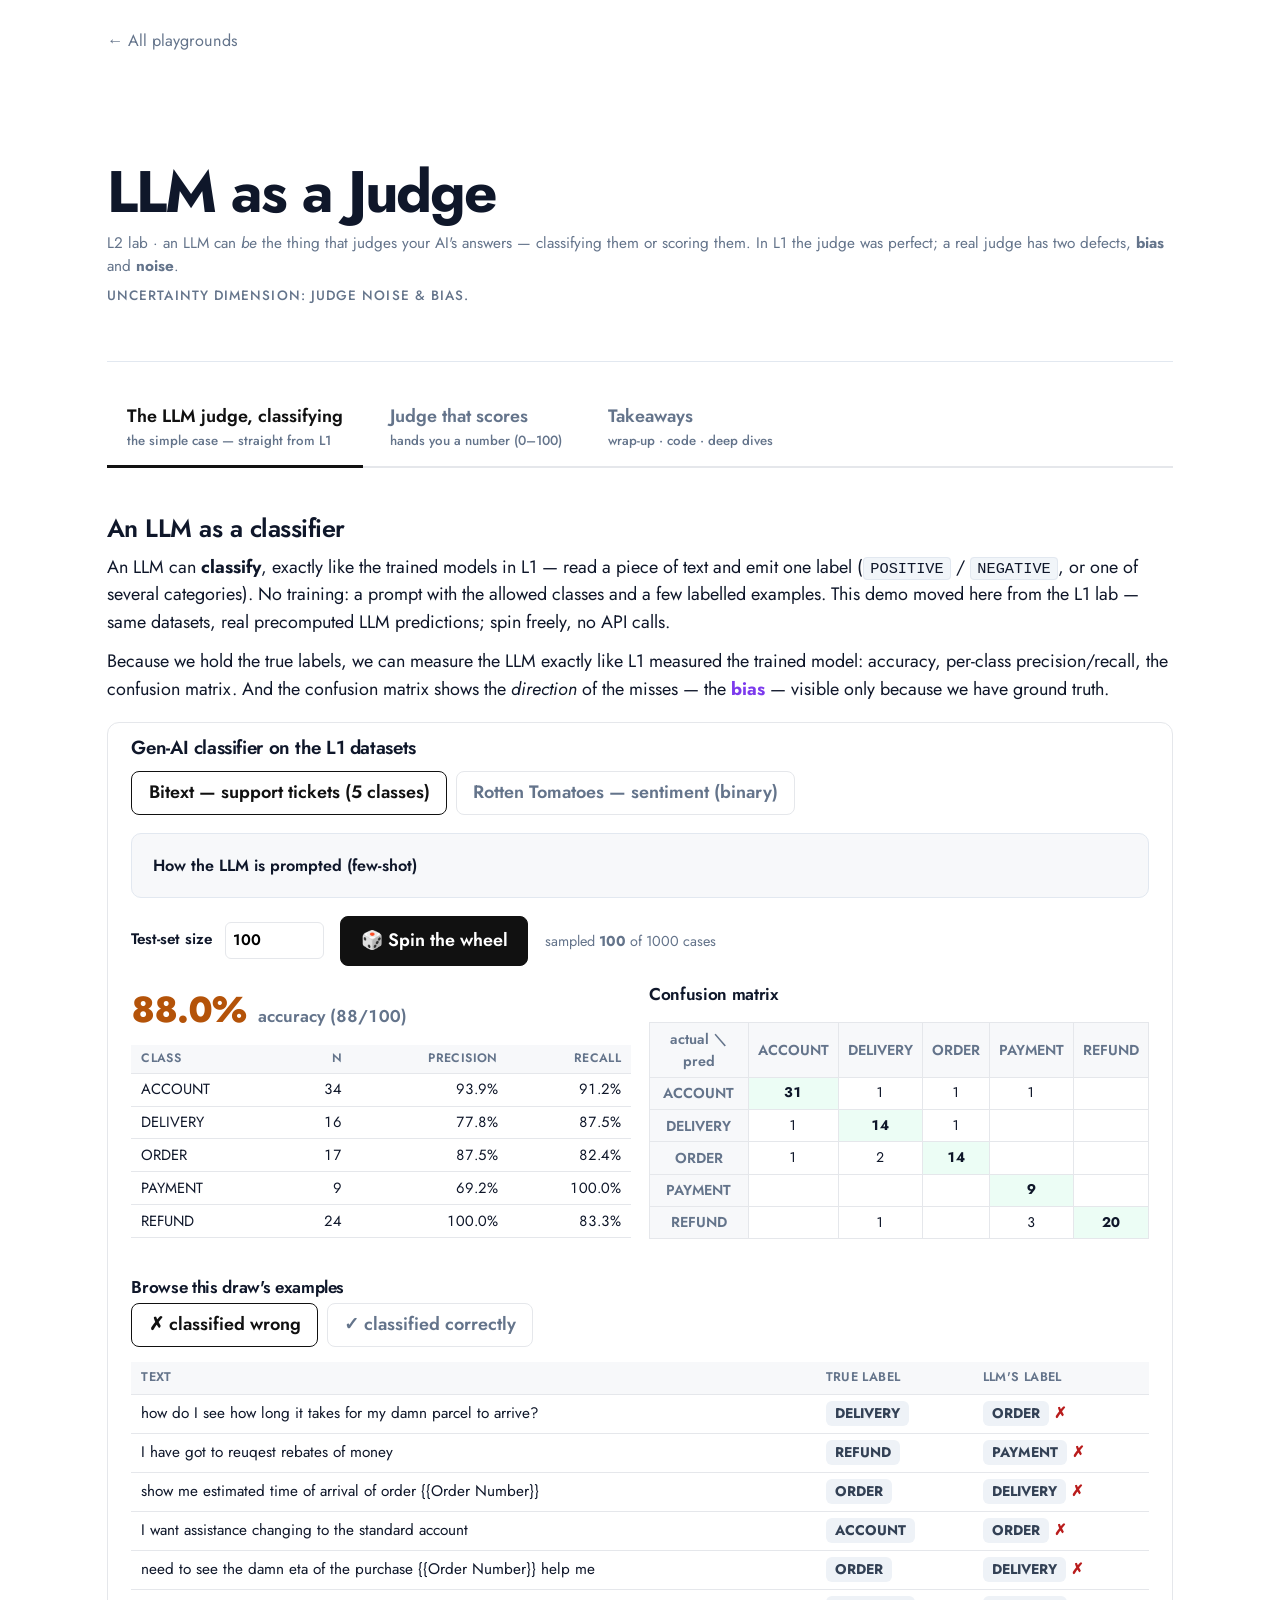
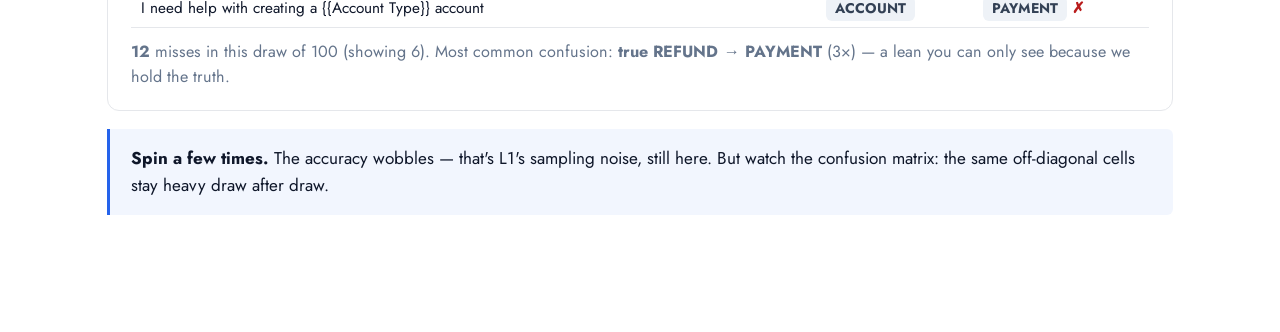
<file: playground/judge_noise_and_bias/index.html>
<!DOCTYPE html>
<html lang="en">
<head>
  <meta charset="UTF-8">
  <title>Moved — LLM as a Judge</title>
  <!-- this lab was renamed: judge_noise_and_bias -> llm_as_a_judge (topic: LLM as a judge;
       uncertainty dimension: judge noise & bias). Forward, preserving any #tab hash. -->
  <script>location.replace("../llm_as_a_judge/" + location.hash);</script>
  <meta http-equiv="refresh" content="0; url=../llm_as_a_judge/">
</head>
<body>
  <p>This lab moved to <a href="../llm_as_a_judge/">LLM as a Judge</a>.</p>
</body>
</html>
</file>
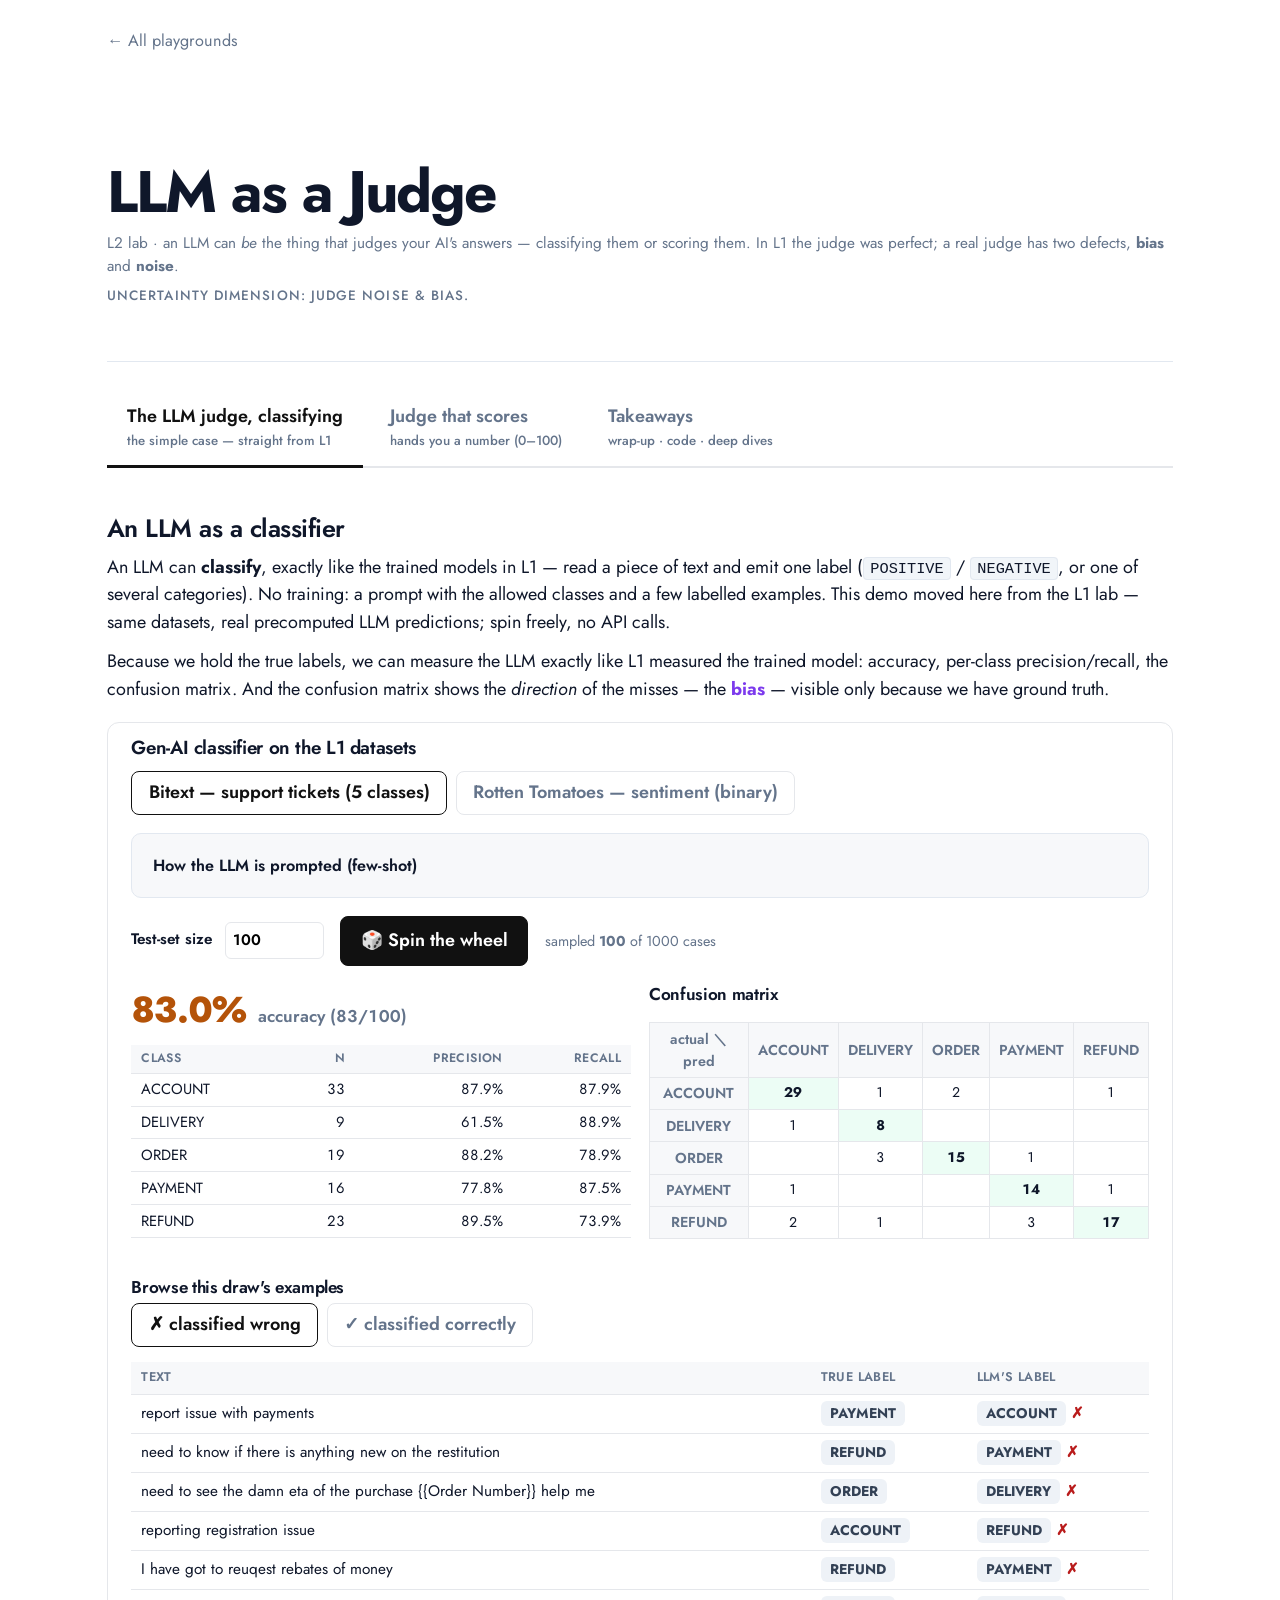
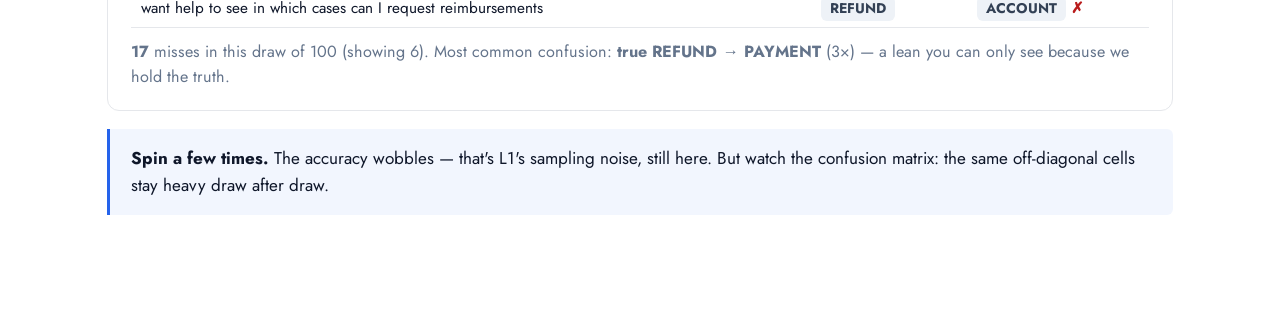
<file: playground/llm_as_a_judge/index.html>
<!DOCTYPE html>
<html lang="en">
<head>
  <meta charset="UTF-8">
  <meta name="viewport" content="width=device-width, initial-scale=1.0">
  <title>LLM as a Judge — judge noise &amp; bias (L2 lab)</title>
  <link rel="stylesheet" href="../../style.css">
  <link rel="stylesheet" href="../style.css">
  <style>
    :root{
      --true:  #0f766e;   /* the truth we are trying to measure */
      --meas:  #b45309;   /* what the judge measured */
      --bias:  #7c3aed;   /* bias = systematic */
      --noise: #2563eb;   /* noise = random */
      --good:  #15803d;
      --bad:   #b91c1c;
      --grid:  #e5e7eb;
      --muted: #64748b;
    }
    .panel{ background:#fff; border:1px solid var(--grid); border-radius:12px; padding:1.15rem 1.3rem; margin:1rem 0; }
    .panel h3{ margin:.1rem 0 .6rem; font-size:1.05rem; }

    /* concept cards: bias vs noise */
    .concept{ display:grid; grid-template-columns:1fr 1fr; gap:1rem; margin:1rem 0; }
    @media (max-width:680px){ .concept{ grid-template-columns:1fr; } }
    .concept .card{ border:1px solid var(--grid); border-radius:10px; padding:1rem 1.1rem; background:#fff; }
    .concept .card .tag{ display:inline-block; font-size:.7rem; font-weight:700; letter-spacing:.05em; text-transform:uppercase;
      padding:.18rem .5rem; border-radius:999px; color:#fff; margin-bottom:.5rem; }
    .concept .card.b .tag{ background:var(--bias); }
    .concept .card.n .tag{ background:var(--noise); }
    .concept .card.gt .tag{ background:var(--true); }
    .concept .card.nogt .tag{ background:var(--meas); }
    .concept .card p{ margin:.4rem 0; font-size:.92rem; }
    .concept .card .forwhom{ font-size:.82rem; color:var(--muted); margin:.5rem 0 0; }

    /* tab bar for the two judge types */
    .tabbar{ display:flex; gap:.4rem; border-bottom:2px solid var(--grid); margin:1.6rem 0 0; flex-wrap:wrap; }
    .tabbar button{ font:inherit; font-weight:600; font-size:1rem; border:none; background:none; cursor:pointer;
      padding:.7rem 1.1rem; color:var(--muted); border-bottom:3px solid transparent; margin-bottom:-2px; text-align:left; }
    .tabbar button .sub{ display:block; font-size:.74rem; font-weight:500; color:var(--muted); }
    .tabbar button.active{ color:#111; border-bottom-color:#111; }
    .tabpane{ display:none; }
    .tabpane.active{ display:block; }

    /* controls */
    .dials{ display:grid; grid-template-columns:1fr 1fr; gap:1.4rem 2rem; align-items:start; }
    @media (max-width:680px){ .dials{ grid-template-columns:1fr; } }
    .dial label{ display:flex; justify-content:space-between; font-weight:600; font-size:.85rem; margin-bottom:.35rem; }
    .dial .val{ font-variant-numeric:tabular-nums; color:var(--muted); font-weight:600; }
    .dial input[type=range]{ width:100%; }
    .dial .ends{ display:flex; justify-content:space-between; font-size:.72rem; color:var(--muted); margin-top:.1rem; }
    .dial.bias label span.name{ color:var(--bias); }
    .dial.noise label span.name{ color:var(--noise); }
    .btnrow{ display:flex; gap:.6rem; flex-wrap:wrap; margin-top:1.1rem; }
    .btn{ font:inherit; font-weight:600; border-radius:8px; padding:.55rem 1.1rem; cursor:pointer; border:1px solid #111; }
    a.btn{ text-decoration:none; display:inline-block; }
    .btn.primary{ background:#111; color:#fff; }
    .btn.ghost{ background:#fff; color:#111; }
    .btn:active{ transform:translateY(1px); }

    /* readouts */
    .readouts{ display:grid; grid-template-columns:repeat(3,1fr); gap:1rem; margin:1rem 0; }
    @media (max-width:680px){ .readouts{ grid-template-columns:1fr; } }
    .ro{ border:1px solid var(--grid); border-radius:10px; padding:.9rem 1rem; background:#fff; }
    .ro .k{ font-size:.72rem; font-weight:700; letter-spacing:.04em; text-transform:uppercase; color:var(--muted); }
    .ro .v{ font-size:2.2rem; font-weight:800; line-height:1.05; font-variant-numeric:tabular-nums; }
    .ro .v small{ font-size:1rem; font-weight:600; color:var(--muted); }
    .ro.t .v{ color:var(--true); }
    .ro.m .v{ color:var(--meas); }
    .ro.g .v{ color:var(--bias); }
    .ro .sub{ font-size:.78rem; color:var(--muted); margin-top:.15rem; }

    canvas{ width:100%; max-width:100%; display:block; }
    .cilabel{ font-size:.9rem; margin:.6rem 0 0; }
    .cov{ font-weight:700; }
    .cov.ok{ color:var(--good); }
    .cov.miss{ color:var(--bad); }

    /* items / example tables */
    table.items{ width:100%; border-collapse:collapse; font-size:.85rem; margin:.6rem 0 0; }
    table.items th, table.items td{ padding:.35rem .55rem; border-bottom:1px solid var(--grid); text-align:left; vertical-align:middle; }
    table.items th{ font-size:.7rem; text-transform:uppercase; letter-spacing:.03em; color:var(--muted); }
    .truth{ font-size:.85rem; color:var(--muted); white-space:nowrap; }
    .bar{ position:relative; height:.62rem; width:120px; background:#eef2f7; border-radius:999px; overflow:hidden; display:inline-block; vertical-align:middle; }
    .bar > i{ position:absolute; left:0; top:0; bottom:0; border-radius:999px; }
    .bar.truebar > i{ background:#94a3b8; }
    .bar.scorebar > i{ background:var(--meas); }
    .scoreval{ font-variant-numeric:tabular-nums; font-weight:600; margin-left:.4rem; }
    .legend{ display:flex; gap:1.2rem; flex-wrap:wrap; font-size:.8rem; color:var(--muted); margin:.6rem 0 0; }
    .sw{ display:inline-block; width:.8rem; height:.8rem; border-radius:2px; vertical-align:-1px; margin-right:.3rem; }

    /* classification labels + verdict marks */
    .lab{ display:inline-block; padding:.1rem .5rem; border-radius:6px; font-size:.78rem; font-weight:700; background:#eef2f7; color:#334155; white-space:nowrap; }
    .mark{ font-weight:800; }
    .mark.ok{ color:var(--good); }
    .mark.bad{ color:var(--bad); }
    tr.changed td{ background:#fff7ed; }
    .flip{ font-size:.72rem; color:var(--meas); font-weight:700; margin-left:.3rem; }

    /* gen-AI classifier demo (moved from the L1 lab) */
    .dsrow{ display:flex; gap:.5rem; margin:.2rem 0 .8rem; flex-wrap:wrap; }
    .dsrow button{ font:inherit; font-weight:600; border:1px solid var(--grid); background:#fff;
      border-radius:8px; padding:.4rem .9rem; cursor:pointer; color:var(--muted); }
    .dsrow button.on{ border-color:#111; color:#111; }
    .genai-controls{ display:flex; gap:.9rem; align-items:center; flex-wrap:wrap; margin:.4rem 0 .9rem; }
    .genai-controls label{ font-size:.85rem; font-weight:600; }
    .genai-controls input{ width:5.5rem; font:inherit; padding:.3rem .4rem; border:1px solid var(--grid); border-radius:6px; margin-left:.4rem; }
    .gnote{ font-size:.8rem; color:var(--muted); }
    .genai-grid{ display:grid; grid-template-columns:1fr 1fr; gap:1rem; align-items:start; }
    @media (max-width:680px){ .genai-grid{ grid-template-columns:1fr; } }
    .gacc{ font-size:2rem; font-weight:800; color:var(--meas); font-variant-numeric:tabular-nums; }
    .gacc small{ font-size:.95rem; font-weight:600; color:var(--muted); }
    table.pcm{ border-collapse:collapse; font-size:.82rem; margin-top:.4rem; }
    table.pcm th, table.pcm td{ padding:.25rem .55rem; border-bottom:1px solid var(--grid); text-align:left; }
    table.pcm th{ font-size:.68rem; text-transform:uppercase; letter-spacing:.03em; color:var(--muted); }
    table.pcm td.num, table.pcm th.num{ text-align:right; font-variant-numeric:tabular-nums; }
    table.cmx{ border-collapse:collapse; font-size:.78rem; }
    table.cmx th, table.cmx td{ border:1px solid var(--grid); padding:.25rem .5rem; text-align:center; font-variant-numeric:tabular-nums; }
    table.cmx th{ color:var(--muted); font-weight:600; }
    table.cmx td.diag{ background:#ecfdf5; font-weight:700; }
    pre.gprompt{ background:#f8fafc; border:1px solid var(--grid); border-radius:8px; padding:.7rem .8rem;
      font-size:.78rem; line-height:1.45; overflow:auto; white-space:pre-wrap; margin:.5rem 0 0; }
    details.gp summary{ cursor:pointer; font-weight:600; font-size:.9rem; margin:.2rem 0; }

    /* mini reliability diagram */
    .relwrap{ display:grid; grid-template-columns:340px 1fr; gap:1.2rem; align-items:center; }
    @media (max-width:680px){ .relwrap{ grid-template-columns:1fr; } }
    .ece{ font-size:1.6rem; font-weight:800; font-variant-numeric:tabular-nums; }
  </style>
</head>
<body>
<main>
  <a class="nav-back" href="../">← All playgrounds</a>

  <div class="hero">
    <h1>LLM as a Judge</h1>
    <p class="subtitle">L2 lab · an LLM can <em>be</em> the thing that judges your AI's answers — classifying them or scoring them. In L1 the judge was perfect; a real judge has two defects, <strong>bias</strong> and <strong>noise</strong>.</p>
    <p class="hero-meta">Uncertainty dimension: judge noise &amp; bias.</p>
  </div>

  <div class="tabbar" role="tablist">
    <button id="tabbtn-classifier" class="active" data-tab="classifier" role="tab">The LLM judge, classifying<span class="sub">the simple case — straight from L1</span></button>
    <!-- hidden for now (restore by re-adding this button + "classify" to the TABS array):
    <button id="tabbtn-classify" data-tab="classify" role="tab">Labels: noise &amp; bias<span class="sub">ground truth vs none · calibration</span></button>
    -->
    <button id="tabbtn-score" data-tab="score" role="tab">Judge that scores<span class="sub">hands you a number (0–100)</span></button>
    <button id="tabbtn-takeaways" data-tab="takeaways" role="tab">Takeaways<span class="sub">wrap-up · code · deep dives</span></button>
  </div>

  <!-- ===================== CLASSIFIER TAB (the simple LLM judge, from L1) ===================== -->
  <div class="tabpane active" id="tab-classifier">

    <section class="lab-section">
      <h2>An LLM as a classifier</h2>
      <p>
        An LLM can <strong>classify</strong>, exactly like the trained models in L1 — read a piece of text and emit one
        label (<code>POSITIVE</code> / <code>NEGATIVE</code>, or one of several categories). No training: a prompt with
        the allowed classes and a few labelled examples. This demo moved here from the L1 lab — same datasets, real
        precomputed LLM predictions; spin freely, no API calls.
      </p>
      <p>Because we hold the true labels, we can measure the LLM exactly like L1 measured the trained model: accuracy,
         per-class precision/recall, the confusion matrix. And the confusion matrix shows the <em>direction</em> of the
         misses — the <span style="color:var(--bias);font-weight:700">bias</span> — visible only because we have
         ground truth.</p>

      <div class="panel" id="genaiPanel" style="padding-top:.7rem">
        <h3>Gen-AI classifier on the L1 datasets</h3>
        <div class="dsrow" id="gdsrow"></div>
        <details class="gp">
          <summary>How the LLM is prompted (few-shot)</summary>
          <pre class="gprompt" id="gprompt"></pre>
        </details>
        <div class="genai-controls">
          <label>Test-set size <input type="number" id="gsize" min="10" value="100"></label>
          <button class="btn primary" id="gspin">🎲 Spin the wheel</button>
          <span class="gnote" id="gnote"></span>
        </div>
        <div class="genai-grid">
          <div id="gmetrics"></div>
          <div id="gcm"></div>
        </div>
        <h4 style="margin:1.1rem 0 .3rem">Browse this draw's examples</h4>
        <div class="dsrow" id="gshowrow">
          <button data-show="miss" class="on">✗ classified wrong</button>
          <button data-show="ok">✓ classified correctly</button>
        </div>
        <table class="items">
          <thead><tr><th>Text</th><th>True label</th><th>LLM's label</th></tr></thead>
          <tbody id="gmiss"></tbody>
        </table>
        <p class="note" id="gmissnote" style="margin:.6rem 0 0"></p>
      </div>

      <div class="takeaway">
        <strong>Spin a few times.</strong> The accuracy wobbles — that's L1's sampling noise, still here. But watch
        the confusion matrix: the same off-diagonal cells stay heavy draw after draw.
      </div>
    </section>
  </div>

  <!-- ===================== CLASSIFY TAB (labels: noise & bias, calibration) ===================== -->
  <div class="tabpane" id="tab-classify">

    <section class="lab-section">
      <h2>The catch: how do you know the judge's labels are right?</h2>
      <p>
        The first tab could measure the LLM judge only because the L1 datasets come with <strong>gold labels</strong>.
        In real judging work that's the exception, and everything depends on which side of it you're on.
      </p>

      <div class="concept">
        <div class="card gt">
          <span class="tag">Ground truth available</span>
          <p>You hold trusted labels. You can measure the judge directly — its accuracy, and crucially its
             <strong>bias</strong>: does it systematically lean toward one label?</p>
          <p class="forwhom">This is the first tab's setting — gold labels exist, so every judge error is visible.</p>
        </div>
        <div class="card nogt">
          <span class="tag">No ground truth</span>
          <p>Fresh data nobody labeled. You can run the judge, but you can't tell if a label is <em>right</em> — only
             whether the judge is <strong>consistent</strong> on re-runs (that's its noise).</p>
          <p class="forwhom">To see or fix <strong>bias</strong> you must <strong>calibrate</strong> against a small
             trusted slice. With zero labels, bias is invisible.</p>
        </div>
      </div>
    </section>

    <section class="lab-section">
      <h2>Without ground truth — a fresh, unlabeled batch</h2>
      <p>New tickets just arrived. Nobody has labeled them. The judge assigns a category — but there is no truth column to
         check it against. Hit <strong>Re-judge</strong>: the ambiguous tickets flip. That flipping is the judge's
         <span style="color:var(--noise);font-weight:700">noise</span> — and it's <em>all</em> you can see here.</p>

      <div class="panel" style="padding-top:.7rem">
        <h3>Incoming tickets — no gold labels</h3>
        <table class="items">
          <thead><tr><th>Ticket</th><th>True label</th><th>Judge's label</th></tr></thead>
          <tbody id="unlabBody"></tbody>
        </table>
        <div class="btnrow">
          <button class="btn primary" id="rejudgeCls">Re-judge ↻</button>
        </div>
        <p class="note" style="margin:.7rem 0 0">The shaded rows changed on the last re-judge. You can measure how
          <em>consistent</em> the judge is (noise), but with no truth you <strong>cannot</strong> tell whether it's
          systematically wrong (bias). To get at bias you'd hand-label a small slice and
          <strong>calibrate</strong> against it.</p>
      </div>
    </section>

    <section class="lab-section">
      <h2>"Calibration" means two different things</h2>
      <p>When there's no ground truth, the fix is <em>calibration</em> — but that word points at two genuinely different
         procedures depending on whether you're calibrating a classic ML classifier or an LLM judge.</p>

      <div class="concept">
        <div class="card">
          <span class="tag" style="background:var(--noise)">ML classifier → probability calibration</span>
          <p>Most ML classifiers output a <strong>probability per class</strong>. "Calibrated" means the probabilities
             match reality: of the cases it calls <strong>80%</strong> POSITIVE, about 80% really are. You check it with a
             <strong>reliability diagram</strong> and <strong>ECE</strong>, and fix it with Platt / isotonic / temperature
             scaling.</p>
        </div>
        <div class="card">
          <span class="tag" style="background:var(--bias)">LLM judge → tune the judge</span>
          <p>You rarely get trustworthy per-class probabilities from an LLM (logprobs aren't always exposed, and a
             verbalized "I'm 90% sure" is badly miscalibrated). So "calibrating" an LLM judge usually means something
             else: <strong>tuning it to agree</strong> with a trusted slice — mostly by working the
             <strong>prompt / rubric</strong> (sharper criteria, few-shot anchor examples), plus model choice and
             self-consistency. You still need a small labeled set to tune against.</p>
        </div>
      </div>

      <div class="panel">
        <h3>A worked example: does &ldquo;95% sure&rdquo; mean 95% right?</h3>
        <p style="margin:.2rem 0 .4rem">Take the L1-style sentiment classifier and <strong>1,000 test reviews</strong>.
           Group its predictions by the confidence it <em>stated</em>, then check how many in each group were
           <em>actually</em> right:</p>
        <table class="pcm">
          <thead><tr><th>Classifier said</th><th class="num">Cases</th><th class="num">Actually correct</th><th>Verdict</th></tr></thead>
          <tbody>
            <tr><td>&ldquo;~55% sure&rdquo;</td><td class="num">80</td><td class="num">52%</td><td style="color:var(--good)">honest</td></tr>
            <tr><td>&ldquo;~65% sure&rdquo;</td><td class="num">110</td><td class="num">61%</td><td style="color:var(--good)">honest</td></tr>
            <tr><td>&ldquo;~75% sure&rdquo;</td><td class="num">160</td><td class="num">72%</td><td style="color:var(--good)">honest</td></tr>
            <tr><td>&ldquo;~85% sure&rdquo;</td><td class="num">250</td><td class="num">78%</td><td style="color:var(--meas);font-weight:600">overconfident</td></tr>
            <tr style="background:#fff7ed"><td><strong>&ldquo;~95% sure&rdquo;</strong></td><td class="num"><strong>400</strong></td><td class="num"><strong>84%</strong></td><td style="color:var(--meas);font-weight:700">overconfident</td></tr>
          </tbody>
        </table>
        <p style="margin:.7rem 0 0">Honest in the middle, overconfident exactly where it sounds most sure — and the 95%
           bucket is where most predictions live (400 of 1,000). The case-weighted average of the confidence-vs-reality
           gap gives <strong>ECE &asymp; 7 points</strong>. The confidence <em>is</em> information — but only after this
           check. This is the example from the L2 deck; the simulator below lets you bend the same curve yourself.</p>
      </div>

      <div class="panel">
        <h3>See what probability calibration means</h3>
        <div class="relwrap">
          <canvas id="relCanvas" width="340" height="300"></canvas>
          <div>
            <p style="margin:.2rem 0 .7rem">Each dot: of the cases the classifier <em>stated</em> were <span class="truth">p</span>
               likely positive, how many actually were. On the dashed diagonal = perfectly calibrated. Slide the judge from
               under- to over-confident and watch the curve bow off the diagonal.</p>
            <div class="dial">
              <label>Judge confidence <span class="val" id="relDistortVal">calibrated</span></label>
              <input type="range" id="relDistort" min="-1" max="1" step="0.05" value="0">
              <div class="ends"><span>← under-confident</span><span>over-confident →</span></div>
            </div>
            <p style="margin:1rem 0 0">Expected Calibration Error (ECE): <span class="ece" id="eceVal">0.0%</span></p>
          </div>
        </div>
        <p class="note" style="margin:.8rem 0 0">This whole picture needs probabilities <em>and</em> labels. An LLM judge
           that just says "<span class="lab">POSITIVE</span>" gives you neither a probability nor a guarantee — which is
           why its "calibration" lives in the prompt, not in a scaling formula.</p>
      </div>
    </section>
  </div>

  <!-- ===================== SCORE TAB ===================== -->
  <div class="tabpane" id="tab-score">

    <section class="lab-section">
      <h2>The judge gives a number — a scorecard</h2>
      <p>
        Gen-AI answers are rarely just right or wrong ("Paris" vs. "Paris, the City of Light" vs. "a city in France"). So
        a scoring judge rates quality on a scale, often across several dimensions — a <strong>scorecard</strong>:
      </p>

      <div class="panel" style="padding-top:.7rem">
        <h3>What a scorecard looks like</h3>
        <table class="items">
          <thead><tr><th>Answer (to "Summarize the refund policy")</th><th>Correctness</th><th>Completeness</th><th>Fluency</th><th>Overall</th></tr></thead>
          <tbody>
            <tr><td>Accurate, covers all cases, well written</td><td>92</td><td>88</td><td>95</td><td><strong>91</strong></td></tr>
            <tr><td>Right facts but skips the 30-day window</td><td>90</td><td>55</td><td>90</td><td><strong>74</strong></td></tr>
            <tr><td>Fluent but states the wrong refund window</td><td>40</td><td>70</td><td>92</td><td><strong>61</strong></td></tr>
            <tr><td>Correct gist, terse and a bit garbled</td><td>80</td><td>72</td><td>45</td><td><strong>69</strong></td></tr>
          </tbody>
        </table>
        <p class="note" style="margin:.7rem 0 0">The simulator below collapses the scorecard to one <strong>overall
           quality (0–100)</strong> so the bias-vs-noise story stays clean — but every dimension carries its own bias and
           noise in exactly the same way.</p>
      </div>
    </section>

    <section class="lab-section">
      <h2>The simulator</h2>
      <p>
        Below is a frozen pool of AI answers, each with a <em>known</em> true quality (we get to peek — you never do in real
        life). The system's <strong>true mean score is 70 / 100</strong>. A judge now rates the answers. You set how
        <span style="color:var(--bias);font-weight:700">biased</span> and how
        <span style="color:var(--noise);font-weight:700">noisy</span> that judge is.
      </p>

      <div class="panel">
        <h3>Judge dials</h3>
        <div class="dials">
          <div class="dial bias">
            <label><span class="name">Bias</span> <span class="val" id="biasVal">0</span></label>
            <input type="range" id="bias" min="-25" max="25" step="1" value="0">
            <div class="ends"><span>← harsher (rates good answers low)</span><span>more generous (rates weak high) →</span></div>
          </div>
          <div class="dial noise">
            <label><span class="name">Noise</span> <span class="val" id="noiseVal">8</span></label>
            <input type="range" id="noise" min="0" max="30" step="1" value="8">
            <div class="ends"><span>perfectly consistent</span><span>very inconsistent</span></div>
          </div>
          <div class="dial">
            <label>Test-set size <span class="val" id="nVal">100</span></label>
            <input type="range" id="n" min="20" max="500" step="10" value="100">
            <div class="ends"><span>20</span><span>500</span></div>
          </div>
          <div class="dial" style="display:flex;align-items:flex-end">
            <div class="btnrow" style="margin:0">
              <button class="btn primary" id="rejudge">Re-judge ↻</button>
              <button class="btn ghost" id="reset">Reset dials</button>
            </div>
          </div>
        </div>
      </div>

      <div class="readouts">
        <div class="ro t"><div class="k">True mean score</div><div class="v">70<small>/100</small></div><div class="sub">fixed — what we want to know</div></div>
        <div class="ro m"><div class="k">Measured (this run)</div><div class="v" id="measV">–</div><div class="sub" id="measSub">judge's mean rating on the test set</div></div>
        <div class="ro g"><div class="k">Gap = measured − true</div><div class="v" id="gapV">–</div><div class="sub" id="gapSub">the bias you'd never see</div></div>
      </div>

      <div class="takeaway">
        <strong>Try this:</strong> set noise to 0 and slide <span style="color:var(--bias)">bias</span> — the measured score
        slides off 70 and <em>stays</em> there however many times you re-judge. Now set bias to 0 and raise
        <span style="color:var(--noise)">noise</span>, then hit <em>Re-judge</em> a few times — the number jitters around 70
        but keeps returning to it. Bias moves the center; noise moves each draw.
      </div>
    </section>

    <section class="lab-section">
      <h2>What the judge did to each answer</h2>
      <p>A sample of the pool. The grey bar is each answer's <em>true</em> quality; the amber bar is the
         <em>judge's</em> rating. Bias slides every amber bar the same way; noise jitters each one independently.</p>
      <div class="panel" style="padding-top:.6rem">
        <table class="items">
          <thead><tr><th>Question</th><th>AI answer</th><th>True quality</th><th>Judge's score</th></tr></thead>
          <tbody id="itemsBody"></tbody>
        </table>
        <div class="legend">
          <span><span class="sw" style="background:#94a3b8"></span>true quality</span>
          <span><span class="sw" style="background:var(--meas)"></span>judge's rating (bias + noise applied)</span>
        </div>
      </div>
    </section>

    <section class="lab-section">
      <h2>Bootstrap: how sure are you about that number?</h2>
      <p>
        You ran the judge once and got a single mean score. How much would it move if your test set had been a different
        draw, and the noisy judge had rated differently? <strong>Bootstrap</strong> answers that without any formula:
        resample the test set <em>with replacement</em> thousands of times, re-score each resample, and look at the spread
        of the results. (It's the model-free cousin of L1's Beta interval, and it works for any score — binary, 1–5, or
        continuous.)
      </p>
      <div class="panel">
        <canvas id="hist" width="900" height="300"></canvas>
        <div class="legend">
          <span><span class="sw" style="background:var(--noise)"></span>bootstrap distribution of the measured score</span>
          <span><span class="sw" style="background:var(--meas)"></span>this run's measurement</span>
          <span><span class="sw" style="background:var(--true)"></span>true mean score (70)</span>
        </div>
        <p class="cilabel" id="ciLabel">–</p>
        <p class="cilabel" id="covLabel">–</p>
      </div>

      <div class="takeaway">
        <strong>The asymmetry that matters.</strong> Raise <span style="color:var(--noise)">noise</span> → the bootstrap
        distribution gets <em>wider</em>: noise is honest, it shows up as a bigger interval you can report and then shrink
        (average more judgments, tighten the rubric, drop the temperature). Slide
        <span style="color:var(--bias)">bias</span> → the whole distribution <em>shifts away</em> from the green truth line,
        and the interval can sit entirely in the wrong place. The bootstrap only resamples what the judge <em>said</em>, so
        <strong>it cannot see the bias</strong> — it hands you a tight, confident interval around the wrong answer. Now push
        <em>test-set size</em> up with bias on: the interval gets <em>narrower</em> and excludes the truth even more
        decisively. More data cures noise; it cannot cure bias.
      </div>
    </section>
  </div>

  <!-- ===================== TAKEAWAYS TAB ===================== -->
  <div class="tabpane" id="tab-takeaways">

    <section class="lab-section">
      <h2>The L2 takeaway</h2>
      <ol>
        <li><strong>Bias and noise are different defects.</strong> Noise is random and averages out; bias is systematic and
          persists. Telling them apart is the first move.</li>
        <li><strong>Both widen your real uncertainty — differently.</strong> Noise widens the interval you can measure.
          Bias adds an offset your interval can't even see, so the truth may lie outside a confident-looking CI.</li>
        <li><strong>They call for different fixes.</strong> Reduce <em>noise</em> by averaging repeats, lowering temperature,
          and writing a crisper rubric. Reduce <em>bias</em> only by auditing the judge against trusted labels — calibrating
          a "judge of judges" (the thread we pick up in L6).</li>
        <li><strong>Label or number, the same two defects apply.</strong> And with no ground truth you can only see
          <em>noise</em> (re-run consistency) — measuring <em>bias</em> always needs a trusted slice to calibrate against.</li>
      </ol>
    </section>

    <section class="lab-section">
      <h2>Go further</h2>
      <p><strong>The code path.</strong> The lab notebook reproduces these numbers on real LLM judges — three rubrics over
         the same answers, re-run variance at <code>temperature&gt;0</code>, and the bootstrap on your own scored answers.</p>
      <div class="btnrow">
        <a class="btn primary" href="https://github.com/ai-ready-engineer/evaluating-ai-systems/blob/main/playground/llm_as_a_judge/notebook.ipynb" target="_blank" rel="noopener">Open the notebook ↗</a>
        <a class="btn ghost" href="https://github.com/ai-ready-engineer/evaluating-ai-systems/tree/main/playground/llm_as_a_judge" target="_blank" rel="noopener">Lab folder &amp; README ↗</a>
      </div>
      <p style="margin-top:1.2rem"><strong>The lesson.</strong> This lab belongs to Lesson 2 — the full lesson page has the
         video, what we cover, and the skills you unlock.</p>
      <div class="btnrow">
        <a class="btn ghost" href="../../lesson_2/L2.html">Lesson 2 page</a>
        <a class="btn ghost" href="../../index.html">Course home</a>
      </div>
      <p style="margin-top:1.2rem"><strong>Deep dives.</strong> Optional companions for the curious — conditional
         probability &amp; Bayes (what a probability <em>means</em> once you condition on evidence) and the Gaussian &amp;
         CLT (why averages settle). They release after the lesson series; they're listed on the course home page.</p>
    </section>
  </div>
</main>

<!-- real LLM predictions from the L1 lab bundle (built there by build_predictions.py);
     timestamped so regenerated predictions always load (no stale browser cache) -->
<script>document.write('<scr' + 'ipt src="../basic_classification_and_noise/predictions/data.js?v=' + Date.now() + '"><\/scr' + 'ipt>');</script>
<script>
// ===========================================================================
// Tab switching. Hash-routable: #classifier / #classify / #score.
// ===========================================================================
const TABS = ["classifier","score","takeaways"];   // "classify" hidden for now
function showTab(name){
  if(!TABS.includes(name)) name = "classifier";
  TABS.forEach(t=>{
    document.getElementById("tab-"+t).classList.toggle("active", t===name);
    document.getElementById("tabbtn-"+t).classList.toggle("active", t===name);
  });
  if(name==="score") render();             // (re)layout the canvas now that it's visible
  if(history.replaceState) history.replaceState(null,"","#"+name);
}
document.querySelectorAll(".tabbar button").forEach(b=>
  b.addEventListener("click", ()=>showTab(b.dataset.tab)));

// ===========================================================================
// CLASSIFY tab — part 1: the gen-AI classifier demo (moved from the L1 lab).
// Real precomputed LLM predictions from ../basic_classification_and_noise/
// predictions/data.js: items have {text, truth:[..], llm:[..]}.
// ===========================================================================
const L1DATA = window.L1_PREDICTIONS || {};
const GEN_ORDER = ["bitext","rotten_tomatoes"];
const GEN_TITLE = {bitext:"Bitext — support tickets (5 classes)",
                   rotten_tomatoes:"Rotten Tomatoes — sentiment (binary)"};
const escH = s => String(s).replace(/[&<>"]/g, c=>({"&":"&amp;","<":"&lt;",">":"&gt;","\"":"&quot;"}[c]));
const pctG = x => isNaN(x) ? "—" : (100*x).toFixed(1)+"%";
const labOf = it => it.truth[0]||"∅";
const llmOf = it => it.llm[0]||"∅";

let gds = GEN_ORDER.find(k=>L1DATA[k]);
let gIdx = [];
let gShow = "miss";   // browse filter: "miss" | "ok"

function gSample(n, size){
  const idx=[...Array(n).keys()];
  for(let i=n-1;i>0;i--){ const j=Math.floor(Math.random()*(i+1)); [idx[i],idx[j]]=[idx[j],idx[i]]; }
  return idx.slice(0, Math.min(size,n));
}

function gEval(sample, labels){
  let correct=0; const cm={}; labels.forEach(a=>{ cm[a]={}; });
  sample.forEach(it=>{ const t=labOf(it), p=llmOf(it); if(t===p)correct++; cm[t]=cm[t]||{}; cm[t][p]=(cm[t][p]||0)+1; });
  const per=labels.map(l=>{
    let TP=0,FP=0,FN=0,sup=0;
    sample.forEach(it=>{ const t=labOf(it), p=llmOf(it); if(t===l)sup++;
      if(p===l&&t===l)TP++; else if(p===l)FP++; else if(t===l)FN++; });
    return {l, sup, prec:(TP+FP)?TP/(TP+FP):NaN, rec:(TP+FN)?TP/(TP+FN):NaN};
  });
  return {n:sample.length, correct, acc:correct/sample.length, cm, per};
}

function gCmTable(cm, labels){
  const abbr = s => s.length>10 ? s.slice(0,9)+"…" : s;
  const head = "<tr><th>actual ＼ pred</th>"+labels.map(l=>`<th title="${escH(l)}">${escH(abbr(l))}</th>`).join("")+"</tr>";
  const rows = labels.map(a=>{
    const tds = labels.map(p=>{ const v=(cm[a]&&cm[a][p])||0; return `<td${a===p?' class="diag"':''}>${v||""}</td>`; }).join("");
    return `<tr><th title="${escH(a)}">${escH(abbr(a))}</th>${tds}</tr>`;
  }).join("");
  return `<h4 style="margin:.1rem 0 .3rem">Confusion matrix</h4><table class="cmx">${head}${rows}</table>`;
}

function gPromptText(d){
  const shots=d.items.slice(0,3).map(it=>`INPUT: ${it.text}\nCLASS: ${labOf(it)}`).join("\n\n");
  return `You are a text classifier. Read the input and reply with EXACTLY ONE class.

Allowed classes: ${d.labels.join(", ")}.
Rule: pick one class from the list — never invent a new one.

Here are some labelled examples:
${shots}

Now classify this input. Reply with only the class name:
INPUT: {{ the text to classify }}
CLASS:`;
}

function renderGen(){
  const panel=document.getElementById("genaiPanel");
  if(!gds){
    panel.innerHTML = `<h3>Gen-AI classifier on the L1 datasets</h3>
      <p class="note" style="color:var(--bad);font-weight:600">Could not load the prediction bundle
      (../basic_classification_and_noise/predictions/data.js). The demo needs the L1 lab's precomputed
      LLM predictions — rebuild them with build_predictions.py in that folder.</p>`;
    return;
  }
  const d=L1DATA[gds];
  // dataset toggle
  document.getElementById("gdsrow").innerHTML = GEN_ORDER.map(k=>
    `<button data-ds="${k}" class="${k===gds?"on":""}" ${L1DATA[k]?"":"disabled"}>${GEN_TITLE[k]}</button>`).join("");
  document.querySelectorAll("#gdsrow button").forEach(b=>
    b.onclick=()=>{ gds=b.dataset.ds; gIdx=[]; renderGen(); });
  document.getElementById("gprompt").textContent = gPromptText(d);

  const size=Math.max(10, Math.min(d.n, parseInt(document.getElementById("gsize").value)||100));
  if(gIdx.length!==size) gIdx=gSample(d.n, size);
  const sample=gIdx.map(i=>d.items[i]);
  const m=gEval(sample, d.labels);
  document.getElementById("gnote").innerHTML = `sampled <b>${m.n}</b> of ${d.n} cases`;

  const perRows=m.per.map(r=>
    `<tr><td>${escH(r.l)}</td><td class="num">${r.sup}</td><td class="num">${pctG(r.prec)}</td><td class="num">${pctG(r.rec)}</td></tr>`).join("");
  document.getElementById("gmetrics").innerHTML = `
    <div class="gacc">${pctG(m.acc)} <small>accuracy (${m.correct}/${m.n})</small></div>
    <table class="pcm">
      <tr><th>Class</th><th class="num">n</th><th class="num">Precision</th><th class="num">Recall</th></tr>
      ${perRows}
    </table>`;
  document.getElementById("gcm").innerHTML = gCmTable(m.cm, d.labels);

  // browse this draw: the misses (with the dominant confusion) or the correct ones
  const misses=sample.filter(it=>labOf(it)!==llmOf(it));
  const correct=sample.filter(it=>labOf(it)===llmOf(it));
  const rows = gShow==="miss" ? misses : correct;
  document.getElementById("gmiss").innerHTML = rows.slice(0,6).map(it=>{
    const ok=labOf(it)===llmOf(it);
    return `<tr>
      <td>${escH(it.text)}</td>
      <td><span class="lab">${escH(labOf(it))}</span></td>
      <td><span class="lab">${escH(llmOf(it))}</span> <span class="mark ${ok?"ok":"bad"}">${ok?"✓":"✗"}</span></td>
    </tr>`;
  }).join("") || `<tr><td colspan="3" class="note">${gShow==="miss"
    ? "no misses in this draw — spin again" : "no correct classifications in this draw — spin again"}</td></tr>`;
  if(gShow==="miss"){
    let leanNote="";
    if(misses.length){
      const pairs={};
      misses.forEach(it=>{ const k=`${labOf(it)} → ${llmOf(it)}`; pairs[k]=(pairs[k]||0)+1; });
      const top=Object.entries(pairs).sort((a,b)=>b[1]-a[1])[0];
      leanNote = ` Most common confusion: <b>true ${escH(top[0])}</b> (${top[1]}×) — a lean you can only see because we hold the truth.`;
    }
    document.getElementById("gmissnote").innerHTML =
      `<b>${misses.length}</b> misses in this draw of ${m.n}${misses.length>6?" (showing 6)":""}.${leanNote}`;
  } else {
    document.getElementById("gmissnote").innerHTML =
      `<b>${correct.length}</b> classified correctly in this draw of ${m.n}${correct.length>6?" (showing 6)":""}.`;
  }
}
document.getElementById("gspin").addEventListener("click", ()=>{ gIdx=[]; renderGen(); });
document.getElementById("gsize").addEventListener("change", ()=>{ gIdx=[]; renderGen(); });
document.querySelectorAll("#gshowrow button").forEach(b=>
  b.addEventListener("click", ()=>{ gShow=b.dataset.show;
    document.querySelectorAll("#gshowrow button").forEach(x=>x.classList.toggle("on", x===b));
    renderGen(); }));
renderGen();

// ===========================================================================
// CLASSIFY tab — part 2: the no-ground-truth re-judge.
// no truth: [text, labelA, labelB|null]  — ambiguous rows (with labelB) flip on re-judge.
// ===========================================================================
const UNLAB = [
  ["my card was charged twice for order 4471","PAYMENT","REFUND"],
  ["where is my parcel? it's 5 days late","DELIVERY",null],
  ["I want to change the shipping address before it ships","DELIVERY","ORDER"],
  ["please cancel my subscription and refund this month","REFUND","ACCOUNT"],
  ["I can't log into my account after the password reset","ACCOUNT",null],
  ["the item I received is the wrong size — what now?","REFUND","DELIVERY"],
];

// unlabeled table: track current label per row; re-judge re-rolls the ambiguous ones.
let unlabState = UNLAB.map(r=>r[1]);          // start on label A
function renderUnlab(changedSet){
  document.getElementById("unlabBody").innerHTML = UNLAB.map((r,i)=>{
    const changed = changedSet && changedSet.has(i);
    return `<tr class="${changed?"changed":""}">
      <td>${r[0]}</td>
      <td><span class="truth">— none —</span></td>
      <td><span class="lab">${unlabState[i]}</span>${changed?'<span class="flip">↻ flipped</span>':""}</td>
    </tr>`;
  }).join("");
}
document.getElementById("rejudgeCls").addEventListener("click", ()=>{
  const changed = new Set();
  UNLAB.forEach((r,i)=>{
    if(r[2]==null) return;                    // unambiguous: judge is stable
    const pick = Math.random()<0.5 ? r[1] : r[2];
    if(pick!==unlabState[i]){ unlabState[i]=pick; changed.add(i); }
  });
  renderUnlab(changed);
});
renderUnlab(null);

// ---- mini reliability diagram (probability calibration) ----
const relCv = document.getElementById("relCanvas");
const relSlider = document.getElementById("relDistort");
const relDistortVal = document.getElementById("relDistortVal");
const eceVal = document.getElementById("eceVal");
const REL_BINS = 10;
const binCenters = Array.from({length:REL_BINS},(_,i)=>(i+0.5)/REL_BINS);
function empAcc(p, gamma){ return Math.pow(p, gamma); }   // gamma>1 over-confident, <1 under-confident
function drawReliability(){
  const s = parseFloat(relSlider.value);
  const gamma = Math.pow(2, s);                            // s in [-1,1]
  relDistortVal.textContent = Math.abs(s)<0.03 ? "calibrated"
      : (s>0 ? "over-confident" : "under-confident");
  let ece=0; for(const p of binCenters) ece += Math.abs(p-empAcc(p,gamma));
  eceVal.textContent = (100*ece/REL_BINS).toFixed(1)+"%";

  const ctx=relCv.getContext("2d");
  const cssW=340, cssH=300, dpr=window.devicePixelRatio||1;
  relCv.width=cssW*dpr; relCv.height=cssH*dpr; ctx.setTransform(dpr,0,0,dpr,0,0);
  ctx.clearRect(0,0,cssW,cssH);
  const padL=42, padR=12, padT=12, padB=34;
  const W=cssW-padL-padR, H=cssH-padT-padB;
  const X=p=>padL+p*W, Y=a=>padT+(1-a)*H;
  ctx.strokeStyle="#cbd5e1"; ctx.lineWidth=1; ctx.strokeRect(padL,padT,W,H);
  // perfect-calibration diagonal
  ctx.strokeStyle="#94a3b8"; ctx.setLineDash([5,4]); ctx.beginPath();
  ctx.moveTo(X(0),Y(0)); ctx.lineTo(X(1),Y(1)); ctx.stroke(); ctx.setLineDash([]);
  // the judge's curve
  ctx.strokeStyle="#2563eb"; ctx.lineWidth=2.5; ctx.beginPath();
  binCenters.forEach((p,i)=>{ const x=X(p), y=Y(empAcc(p,gamma)); i?ctx.lineTo(x,y):ctx.moveTo(x,y); });
  ctx.stroke();
  ctx.fillStyle="#2563eb";
  binCenters.forEach(p=>{ ctx.beginPath(); ctx.arc(X(p),Y(empAcc(p,gamma)),3.2,0,2*Math.PI); ctx.fill(); });
  // axes labels
  ctx.fillStyle="#64748b"; ctx.font="11px system-ui,sans-serif";
  ctx.textAlign="center"; ctx.fillText("judge's stated probability", padL+W/2, cssH-4);
  for(let t=0;t<=5;t++){ const v=t/5; ctx.fillText(v.toFixed(1), X(v), padT+H+14); }
  ctx.save(); ctx.translate(12,padT+H/2); ctx.rotate(-Math.PI/2);
  ctx.fillText("actual accuracy",0,0); ctx.restore();
  ctx.textAlign="right";
  for(let t=0;t<=5;t++){ const v=t/5; ctx.fillText(v.toFixed(1), padL-6, Y(v)+3); }
}
relSlider.addEventListener("input", drawReliability);
drawReliability();

// ===========================================================================
// SCORE tab: the frozen-pool bias/noise simulator + bootstrap.
// Each answer has a KNOWN true quality q in [0,1].
// A judge rates it:  rating = clamp(q + bias + noise*z),  z ~ N(0,1).
//   - bias  shifts every rating the same way  -> systematic offset
//   - noise adds independent per-rating jitter -> random spread
// True mean score of the pool = mean(q) = 0.70  (= 70/100), by construction.
// Working in 0..1 internally; displayed as 0..100.
// ===========================================================================
const clamp01 = x => x<0?0 : x>1?1 : x;
const Q = { great:0.85, good:0.78, weak:0.445, bad:0.30 };
const POOL = [
  ["What is the capital of France?","Paris","great"],
  ["What is the capital of France?","Paris, the City of Light","good"],
  ["What does CPU stand for?","Central Processing Unit","great"],
  ["What does CPU stand for?","It stands for the Central Processing Unit.","good"],
  ["Speed of light in vacuum?","299,792,458 m/s","great"],
  ["Speed of light in vacuum?","approximately 300,000 km/s","good"],
  ["Chemical formula for water?","H2O","great"],
  ["Chemical formula for water?","H₂O — two hydrogens and an oxygen","good"],
  ["Who wrote Hamlet?","William Shakespeare","great"],
  ["Who wrote Hamlet?","Shakespeare wrote it","good"],
  ["Largest planet in the Solar System?","Jupiter","great"],
  ["Largest planet in the Solar System?","That would be Jupiter, the gas giant.","good"],
  ["Year WWII ended?","1945","great"],
  ["Year WWII ended?","It ended in 1945.","good"],
  ["How many continents are there?","Seven","great"],
  ["How many continents are there?","There are 7 continents on Earth.","good"],
  ["Square root of 144?","12","great"],
  ["Author of 'Pride and Prejudice'?","Jane Austen","great"],
  ["Symbol for gold on the periodic table?","Au","great"],
  ["Capital of Japan?","Tokyo","great"],
  ["Boiling point of water at sea level?","100°C","great"],
  ["Number of sides on a hexagon?","Six","great"],
  ["Currency of the United Kingdom?","Pound sterling","great"],
  ["Planet known as the Red Planet?","Mars","great"],
  ["Fastest land animal?","The cheetah","great"],
  ["Who painted the Mona Lisa?","Leonardo da Vinci","great"],
  ["Capital of Australia?","Canberra","great"],
  ["Gas plants absorb for photosynthesis?","Carbon dioxide","great"],
  // wrong but plausible — a generous judge rates these too high
  ["What is the capital of France?","Marseille, a major French city","weak"],
  ["Speed of light in vacuum?","about 150,000 km/s","weak"],
  ["Who wrote Hamlet?","Christopher Marlowe","weak"],
  ["Largest planet in the Solar System?","Saturn","weak"],
  ["Year WWII ended?","1946","weak"],
  ["Square root of 144?","14","weak"],
  ["Capital of Australia?","Sydney","weak"],
  ["Symbol for gold on the periodic table?","Ag","weak"],
  // clearly wrong
  ["What does CPU stand for?","Central Pizza Unit","bad"],
  ["Chemical formula for water?","CO2","bad"],
  ["Capital of Japan?","Berlin","bad"],
  ["Fastest land animal?","The garden snail","bad"],
];
// counts: 20 great + 8 good + 8 weak + 4 bad = 40
//   mean = (20*.85 + 8*.78 + 8*.445 + 4*.30)/40 = 28/40 = 0.70 exactly
const ITEMS = POOL.map(r=>({q:r[0], a:r[1], type:r[2], quality:Q[r[2]]}));
const TRUE_MEAN = ITEMS.reduce((s,it)=>s+it.quality,0)/ITEMS.length; // 0.70

function gauss(){ let u=0,v=0; while(u===0)u=Math.random(); while(v===0)v=Math.random();
  return Math.sqrt(-2*Math.log(u))*Math.cos(2*Math.PI*v); }
function rating(quality, bias, sd){ return clamp01(quality + bias + (sd>0? sd*gauss():0)); }

const els = {
  bias:document.getElementById("bias"), noise:document.getElementById("noise"), n:document.getElementById("n"),
  biasVal:document.getElementById("biasVal"), noiseVal:document.getElementById("noiseVal"), nVal:document.getElementById("nVal"),
  measV:document.getElementById("measV"), gapV:document.getElementById("gapV"), gapSub:document.getElementById("gapSub"),
  itemsBody:document.getElementById("itemsBody"), hist:document.getElementById("hist"),
  ciLabel:document.getElementById("ciLabel"), covLabel:document.getElementById("covLabel"),
};
const pts = x => Math.round(100*x);                 // 0..1 -> 0..100

function drawTestSet(n){ const a=[]; for(let k=0;k<n;k++) a.push(Math.floor(Math.random()*ITEMS.length)); return a; }
let currentIdx = drawTestSet(100);

function render(){
  const bias=parseInt(els.bias.value)/100, sd=parseInt(els.noise.value)/100, n=parseInt(els.n.value);
  els.biasVal.textContent = (bias>0?"+":"") + pts(bias);
  els.noiseVal.textContent = pts(sd);
  els.nVal.textContent = n;
  if(currentIdx.length!==n) currentIdx = drawTestSet(n);

  const ratings = currentIdx.map(i=>rating(ITEMS[i].quality, bias, sd));
  const measured = ratings.reduce((a,b)=>a+b,0)/ratings.length;
  els.measV.innerHTML = pts(measured) + "<small>/100</small>";
  const gap = measured - TRUE_MEAN;
  els.gapV.textContent = (gap>=0?"+":"") + Math.round(100*gap) + " pts";
  els.gapSub.textContent = Math.abs(gap)<0.015 ? "≈ on target" : (gap>0? "judge over-rates" : "judge under-rates");

  renderItems(bias, sd);
  runBootstrap(bias, sd, n, measured);
}

function renderItems(bias, sd){
  const rows = ITEMS.slice(0,14).map((it)=>{
    const r = rating(it.quality, bias, sd);
    return `<tr>
      <td>${it.q}</td>
      <td>${it.a}</td>
      <td><span class="bar truebar"><i style="width:${(it.quality*100).toFixed(0)}%"></i></span></td>
      <td><span class="bar scorebar"><i style="width:${(r*100).toFixed(0)}%"></i></span><span class="scoreval">${pts(r)}</span></td>
    </tr>`;
  }).join("");
  els.itemsBody.innerHTML = rows;
}

function runBootstrap(bias, sd, n, measured){
  const B=2000;
  const stats=new Float64Array(B);
  for(let b=0;b<B;b++){
    let s=0;
    for(let k=0;k<n;k++){ const i=currentIdx[Math.floor(Math.random()*n)]; s+=rating(ITEMS[i].quality, bias, sd); }
    stats[b]=s/n;
  }
  const sorted=Array.from(stats).sort((a,b)=>a-b);
  const lo=sorted[Math.floor(0.025*B)], hi=sorted[Math.floor(0.975*B)];
  drawHist(sorted, measured, lo, hi);

  els.ciLabel.innerHTML = `95% bootstrap interval: <strong>[${pts(lo)}, ${pts(hi)}]</strong>
     &nbsp;·&nbsp; width ${Math.round(100*(hi-lo))} pts`;
  const covers = (TRUE_MEAN>=lo && TRUE_MEAN<=hi);
  els.covLabel.innerHTML = covers
    ? `<span class="cov ok">✓ the interval contains the true 70.</span> Your uncertainty is honest here.`
    : `<span class="cov miss">✗ the interval misses the true 70 entirely.</span> The judge's bias put a confident interval around the wrong answer — and the bootstrap can't tell.`;
}

function drawHist(sorted, measured, lo, hi){
  const cv=els.hist, ctx=cv.getContext("2d");
  const cssW=cv.clientWidth||900, cssH=300, dpr=window.devicePixelRatio||1;
  cv.width=cssW*dpr; cv.height=cssH*dpr; ctx.setTransform(dpr,0,0,dpr,0,0);
  ctx.clearRect(0,0,cssW,cssH);

  const padL=44, padR=16, padT=14, padB=34;
  const W=cssW-padL-padR, H=cssH-padT-padB;
  const x0=0, x1=1;
  const xs=v=> padL + (v-x0)/(x1-x0)*W;

  const BINS=60; const counts=new Array(BINS).fill(0);
  for(const v of sorted){ let b=Math.floor((v-x0)/(x1-x0)*BINS); if(b<0)b=0; if(b>=BINS)b=BINS-1; counts[b]++; }
  const maxC=Math.max(1,...counts);

  ctx.fillStyle="rgba(37,99,235,0.10)";
  ctx.fillRect(xs(lo), padT, Math.max(1,xs(hi)-xs(lo)), H);

  const bw=W/BINS;
  ctx.fillStyle="rgba(37,99,235,0.65)";
  for(let b=0;b<BINS;b++){ if(!counts[b]) continue;
    const h=counts[b]/maxC*H; ctx.fillRect(padL+b*bw+0.5, padT+H-h, Math.max(0.5,bw-1), h); }

  ctx.strokeStyle="#cbd5e1"; ctx.lineWidth=1;
  ctx.beginPath(); ctx.moveTo(padL,padT+H); ctx.lineTo(padL+W,padT+H); ctx.stroke();
  ctx.fillStyle="#64748b"; ctx.font="12px system-ui,sans-serif"; ctx.textAlign="center";
  for(let t=0;t<=10;t++){ const v=t/10, xx=xs(v);
    ctx.beginPath(); ctx.moveTo(xx,padT+H); ctx.lineTo(xx,padT+H+4); ctx.stroke();
    ctx.fillText((v*100), xx, padT+H+18); }

  vline(ctx, xs(TRUE_MEAN), padT, H, "#0f766e", 2.5, "true 70", "left");
  vline(ctx, xs(measured), padT, H, "#b45309", 2, "measured", "right");
}
function vline(ctx,x,top,H,color,w,label,side){
  ctx.strokeStyle=color; ctx.lineWidth=w; ctx.setLineDash([5,4]);
  ctx.beginPath(); ctx.moveTo(x,top); ctx.lineTo(x,top+H); ctx.stroke(); ctx.setLineDash([]);
  ctx.fillStyle=color; ctx.font="bold 12px system-ui,sans-serif";
  ctx.textAlign = side==="left" ? "right" : "left";
  ctx.fillText(label, x + (side==="left"? -5 : 5), top+12);
}

els.bias.addEventListener("input", render);
els.noise.addEventListener("input", render);
els.n.addEventListener("input", ()=>{ currentIdx=drawTestSet(parseInt(els.n.value)); render(); });
document.getElementById("rejudge").addEventListener("click", ()=>{ currentIdx=drawTestSet(parseInt(els.n.value)); render(); });
document.getElementById("reset").addEventListener("click", ()=>{
  els.bias.value=0; els.noise.value=8; els.n.value=100; currentIdx=drawTestSet(100); render();
});
window.addEventListener("resize", ()=>{ render(); drawReliability(); });
render();

// open the tab named in the URL hash (default: classify)
showTab((location.hash||"#classifier").slice(1));
</script>
</body>
</html>
</file>
<file: style.css>
/* AI-Ready Engineers — Swiss theme (Jost) */

@import url('https://fonts.googleapis.com/css2?family=Jost:wght@400;500;600;700&display=swap');

:root {
  --color-bg: #ffffff;
  --color-surface: #f7f8fa;
  --color-surface-2: #f1f5f9;
  --color-text: #0f172a;
  --color-text-muted: #64748b;
  --color-primary: #2563eb;
  --color-primary-dark: #1d4ed8;
  --color-accent: #2563eb;
  --color-border: #e2e8f0;
  --color-border-strong: #cbd5e1;
  --color-code-bg: #f1f5f9;
  --font-sans: "Jost", -apple-system, BlinkMacSystemFont, sans-serif;
  --font-mono: "SF Mono", "Fira Code", monospace;
  --max-width: 1120px;
  --spacing: 1.5rem;
}

* { box-sizing: border-box; }

html { font-size: 18px; }

body {
  margin: 0;
  background: var(--color-bg);
  color: var(--color-text);
  font-family: var(--font-sans);
  font-size: 1rem;
  line-height: 1.55;
  -webkit-font-smoothing: antialiased;
}

/* Layout */
.container {
  max-width: var(--max-width);
  margin: 0 auto;
  padding: 0 var(--spacing);
}

/* Header */
header {
  border-bottom: 1px solid var(--color-border);
  background: rgba(255,255,255,0.9);
  backdrop-filter: blur(8px);
  position: sticky;
  top: 0;
  z-index: 100;
}

header .container {
  display: flex;
  justify-content: space-between;
  align-items: center;
  flex-wrap: wrap;
  gap: 1rem;
  padding-top: 1rem;
  padding-bottom: 1rem;
}

header h1 {
  font-size: 0.95rem;
  font-weight: 600;
  margin: 0;
  letter-spacing: -0.01em;
  text-transform: none;
  color: var(--color-text);
}

header h1 a {
  color: inherit;
  text-decoration: none;
}

header h1 a:hover {
  color: var(--color-primary);
}

nav {
  display: flex;
  gap: 1.75rem;
  flex-wrap: wrap;
}

nav a {
  color: var(--color-text);
  text-decoration: none;
  font-size: 0.85rem;
  font-weight: 500;
  letter-spacing: 0;
  text-transform: none;
  padding: 0.25rem 0;
  transition: color 0.15s;
}

nav a:hover,
nav a.active {
  color: var(--color-primary);
}

/* Main */
main {
  max-width: var(--max-width);
  margin: 0 auto;
  padding: var(--spacing);
  padding-bottom: 4rem;
}

/* Typography */
h1, h2, h3, h4 {
  font-family: var(--font-sans);
  font-weight: 600;
  letter-spacing: -0.02em;
  text-transform: none;
  color: var(--color-text);
  margin: 2.25rem 0 0.75rem;
  line-height: 1.2;
}

h1 { font-size: 2rem; margin-top: 0; letter-spacing: -0.03em; }
h2 {
  font-size: 1.5rem;
  border: none;
  padding: 0;
  position: static;
}
h2::after { display: none; }
h3 { font-size: 1.3rem; font-weight: 600; }
h4 { font-size: 0.95rem; }

p {
  margin: 0.75rem 0;
  color: var(--color-text);
}

.text-muted { color: var(--color-text-muted); }
.text-small { font-size: 0.85rem; }

a {
  color: var(--color-primary);
  text-decoration: none;
  transition: color 0.15s;
}

a:hover {
  color: var(--color-primary-dark);
  text-decoration: underline;
}

/* Lists */
ul, ol { margin: 0.75rem 0; padding-left: 1.35rem; }
li { margin: 0.35rem 0; }

/* Code */
code {
  font-family: var(--font-mono);
  font-size: 0.9em;
  background: var(--color-code-bg);
  padding: 0.1rem 0.35rem;
  border-radius: 4px;
  border: 1px solid var(--color-border);
}

pre {
  background: var(--color-code-bg);
  padding: 1rem 1.25rem;
  border-radius: 8px;
  overflow-x: auto;
  border: 1px solid var(--color-border);
}

pre code { background: none; padding: 0; border: none; }

/* Tables */
table {
  width: 100%;
  border-collapse: collapse;
  margin: 1.25rem 0;
  font-size: 0.9rem;
}

th, td {
  padding: 0.75rem 0.85rem;
  text-align: left;
  border-bottom: 1px solid var(--color-border);
}

th {
  font-weight: 600;
  color: var(--color-text);
  font-size: 0.8rem;
  letter-spacing: 0;
  text-transform: none;
  background: var(--color-surface);
  border-bottom: 1px solid var(--color-border-strong);
}

tr:hover td { background: var(--color-surface); }

/* Cards */
.card {
  background: var(--color-surface);
  border: 1px solid var(--color-border);
  border-radius: 10px;
  padding: 1.25rem 1.5rem;
  margin: 1rem 0;
}

.card h3 { margin-top: 0; }

.card-grid {
  display: grid;
  grid-template-columns: repeat(auto-fit, minmax(280px, 1fr));
  gap: 0.75rem;
  margin: 1.25rem 0;
}

/* Hero */
.hero {
  padding: 4.5rem 0 3rem;
  margin-bottom: 1.5rem;
  border-bottom: 1px solid var(--color-border);
  text-align: left;
}

.hero h1 {
  font-size: 3.25rem;
  font-weight: 700;
  margin: 0 0 0.5rem;
  letter-spacing: -0.035em;
  line-height: 1.05;
  background: none;
  -webkit-background-clip: initial;
  -webkit-text-fill-color: initial;
  background-clip: initial;
  color: var(--color-text);
  text-transform: none;
}

.hero .subtitle {
  font-size: 0.85rem;
  color: var(--color-text-muted);
  margin: 0;
  text-transform: none;
  letter-spacing: 0;
  font-weight: 400;
}

.hero .hero-meta {
  font-size: 0.75rem;
  color: var(--color-text-muted);
  margin: 0.4rem 0 0;
  text-transform: uppercase;
  letter-spacing: 0.08em;
  font-weight: 500;
}

/* Sections */
section { margin: 3rem 0; }
section h2:first-child { margin-top: 0; }

/* Modules grid */
.modules-grid {
  display: grid;
  grid-template-columns: repeat(3, 1fr);
  gap: 0.75rem;
  margin: 1rem 0 2rem;
}

.module-card {
  background: var(--color-bg);
  border: 1px solid var(--color-border);
  border-radius: 10px;
  padding: 1.25rem;
  color: inherit;
  display: flex;
  flex-direction: column;
  gap: 0.5rem;
  transition: border-color 0.15s, box-shadow 0.15s;
  position: relative;
  overflow: visible;
}

.module-card::before { display: none; }

/* Stretched-link pattern: anchor fills the card for clickability,
   but nested interactive elements (like <details>) can escape via z-index. */
.module-link {
  color: inherit;
  text-decoration: none;
  display: block;
}

a.module-link::after {
  content: '';
  position: absolute;
  inset: 0;
  z-index: 1;
}

.module-card:has(a.module-link:hover),
a.module-card:hover {
  border-color: var(--color-primary);
  box-shadow: 0 0 0 1px var(--color-primary);
  text-decoration: none;
}

.module-card details.objectives {
  position: relative;
  z-index: 2;
  font-size: 0.8rem;
  margin-top: 0.25rem;
  border: none;
  background: transparent;
  padding: 0;
}

.module-card details.objectives summary {
  padding: 0.35rem 0;
  font-weight: 600;
  font-size: 0.75rem;
  color: var(--color-text-muted);
  text-transform: uppercase;
  letter-spacing: 0.04em;
  cursor: pointer;
  list-style: none;
  border: none;
  display: flex;
  align-items: center;
  gap: 0.4rem;
}

.module-card details.objectives summary::-webkit-details-marker { display: none; }

.module-card details.objectives summary::before {
  content: '▶';
  color: var(--color-primary);
  font-size: 0.95rem;
  line-height: 1;
  width: 1em;
  text-align: center;
  flex: 0 0 auto;
}

.module-card details.objectives[open] summary::before {
  content: '▼';
}

.module-card details.objectives[open] summary {
  border-bottom: none;
}

.module-card details.objectives ul {
  margin: 0.4rem 0 0;
  padding-left: 1.1rem;
  color: var(--color-text);
}

.module-card details.objectives li {
  margin: 0.2rem 0;
  line-height: 1.45;
}

.module-card .number {
  color: var(--color-primary);
  font-size: 0.7rem;
  font-weight: 600;
  letter-spacing: 0.03em;
  text-transform: none;
  margin-bottom: 0.4rem;
}

.module-card .title {
  font-size: 1.1rem;
  font-weight: 600;
  margin-bottom: 0.4rem;
  line-height: 1.3;
  letter-spacing: -0.01em;
  text-transform: none;
  color: var(--color-text);
}

.module-card .description {
  font-size: 0.8rem;
  color: var(--color-text-muted);
  margin: 0;
  line-height: 1.45;
}

/* Optional deep-dive tiles — warm amber tint to set them apart from lesson cards */
.module-card.deep-dive {
  background: #fffbeb;
  border-color: #fde68a;
}

.module-card.deep-dive:has(a.module-link:hover),
a.module-card.deep-dive:hover {
  border-color: #f59e0b;
  box-shadow: 0 0 0 1px #f59e0b;
}

.module-card.deep-dive .number {
  color: #b45309;
}

.module-card.deep-dive details.objectives summary::before {
  color: #d97706;
}

/* Skillset labels — uniform across skillsets */
.phase {
  display: inline-block;
  background: rgba(37, 99, 235, 0.1);
  color: var(--color-primary);
  border-radius: 6px;
  padding: 0.3rem 0.75rem;
  font-size: 0.9rem;
  font-weight: 600;
  letter-spacing: 0.02em;
  text-transform: none;
  margin-right: 0.5rem;
  vertical-align: middle;
}

.phase-1, .phase-2, .phase-3, .phase-4 {
  background: rgba(37, 99, 235, 0.1);
  color: var(--color-primary);
}

.phase-optional {
  background: rgba(245, 158, 11, 0.18);
  color: #b45309;
}

/* Buttons */
.btn {
  display: inline-block;
  padding: 0.55rem 1.25rem;
  background: var(--color-primary);
  color: #fff;
  border: 1px solid var(--color-primary);
  border-radius: 8px;
  font-size: 0.875rem;
  font-weight: 600;
  cursor: pointer;
  text-decoration: none;
  transition: background 0.15s, border-color 0.15s;
  text-transform: none;
  letter-spacing: 0;
}

.btn:hover {
  background: var(--color-primary-dark);
  border-color: var(--color-primary-dark);
  color: #fff;
  text-decoration: none;
}

.btn-secondary {
  background: var(--color-bg);
  color: var(--color-text);
  border: 1px solid var(--color-border-strong);
}

.btn-secondary:hover {
  background: var(--color-surface);
  border-color: var(--color-primary);
  color: var(--color-primary);
}

/* Contact */
.contact-info {
  background: var(--color-surface);
  border: 1px solid var(--color-border);
  border-radius: 10px;
  padding: 1.25rem 1.5rem;
  margin: 1.25rem 0;
}

.contact-info p { margin: 0.3rem 0; }
.contact-info p:last-child { margin-bottom: 0; }

/* Utilities */
.mt-1 { margin-top: 0.5rem; }
.mt-2 { margin-top: 1rem; }
.mt-3 { margin-top: 1.5rem; }
.mb-1 { margin-bottom: 0.5rem; }
.mb-2 { margin-bottom: 1rem; }
.mb-3 { margin-bottom: 1.5rem; }

/* Quick feedback */
.quick-feedback {
  background: var(--color-surface);
  border: 1px solid var(--color-border);
  border-radius: 12px;
  padding: 1.75rem;
  margin-top: 3rem;
}

.quick-feedback h3 { margin: 0 0 0.4rem; font-size: 1.1rem; }
.quick-feedback p { margin: 0 0 1rem; color: var(--color-text-muted); max-width: 640px; }

.quick-feedback textarea {
  width: 100%;
  max-width: 640px;
  font: inherit;
  padding: 0.75rem 1rem;
  border-radius: 8px;
  border: 1px solid var(--color-border);
  background: var(--color-bg);
  color: var(--color-text);
  resize: vertical;
}

.quick-feedback textarea::placeholder { color: var(--color-text-muted); }

.quick-feedback textarea:focus {
  outline: none;
  border-color: var(--color-primary);
  box-shadow: 0 0 0 3px rgba(37, 99, 235, 0.1);
}

.quick-feedback button {
  margin-top: 0.75rem;
  padding: 0.55rem 1.25rem;
  background: var(--color-primary);
  color: #fff;
  border: none;
  border-radius: 8px;
  font: inherit;
  font-weight: 600;
  font-size: 0.875rem;
  cursor: pointer;
  text-transform: none;
  letter-spacing: 0;
  transition: background 0.15s;
}

.quick-feedback button:hover { background: var(--color-primary-dark); }

/* Callout boxes */
.objectives {
  background: rgba(37, 99, 235, 0.06);
  border-left: 3px solid var(--color-primary);
  padding: 1rem 1.25rem;
  margin: 1.25rem 0;
  border-radius: 0 8px 8px 0;
}

.objectives h3 { margin-top: 0; color: var(--color-primary); }

.example {
  background: rgba(22, 163, 74, 0.06);
  border-left: 3px solid #16a34a;
  padding: 0.9rem 1.15rem;
  margin: 1rem 0;
  border-radius: 0 6px 6px 0;
}

.example-title {
  font-weight: 600;
  font-size: 0.8rem;
  color: #15803d;
  margin-bottom: 0.4rem;
  text-transform: none;
  letter-spacing: 0;
}

.insight {
  background: rgba(37, 99, 235, 0.06);
  border-left: 3px solid var(--color-primary);
  padding: 0.9rem 1.15rem;
  margin: 1rem 0;
  border-radius: 0 6px 6px 0;
}

.trap {
  background: rgba(239, 68, 68, 0.06);
  border-left: 3px solid #ef4444;
  padding: 0.9rem 1.15rem;
  margin: 1rem 0;
  border-radius: 0 6px 6px 0;
}

.definition {
  background: rgba(168, 85, 247, 0.06);
  border-left: 3px solid #a855f7;
  padding: 0.9rem 1.15rem;
  margin: 1rem 0;
  border-radius: 0 6px 6px 0;
}

.formula {
  background: var(--color-code-bg);
  border: 1px solid var(--color-border);
  border-radius: 8px;
  padding: 1.15rem 1.35rem;
  margin: 1rem 0;
  font-family: var(--font-mono);
  font-size: 1.05rem;
  text-align: center;
}

/* Details / collapsible */
details {
  margin: 1rem 0;
  border: 1px solid var(--color-border);
  border-radius: 10px;
  background: var(--color-surface);
}

details summary {
  cursor: pointer;
  padding: 0.85rem 1.15rem;
  font-weight: 600;
  list-style: none;
}

details summary::-webkit-details-marker { display: none; }

details[open] summary { border-bottom: 1px solid var(--color-border); }

details .details-content {
  padding: 0.85rem 1.15rem 1rem;
  background: var(--color-bg);
  border-radius: 0 0 10px 10px;
}

/* Session page */
.session-header {
  margin-bottom: 1.75rem;
  padding-bottom: 1rem;
  border-bottom: 1px solid var(--color-border);
}

.session-header .number {
  font-size: 0.75rem;
  font-weight: 600;
  color: var(--color-primary);
  text-transform: none;
  letter-spacing: 0.02em;
}

.session-header h1 { margin: 0.25rem 0 0.5rem; }
.session-header .meta { color: var(--color-text-muted); font-size: 0.9rem; }

/* Footer */
footer {
  border-top: 1px solid var(--color-border);
  padding: 2rem var(--spacing);
  margin-top: 4rem;
  color: var(--color-text-muted);
  font-size: 0.85rem;
  max-width: var(--max-width);
  margin-left: auto;
  margin-right: auto;
  display: flex;
  justify-content: space-between;
  flex-wrap: wrap;
  gap: 1rem;
  text-align: left;
}

footer p { margin: 0; }

footer a { color: var(--color-text-muted); }
footer a:hover { color: var(--color-primary); }

/* Responsive */
@media (max-width: 900px) {
  .modules-grid { grid-template-columns: repeat(2, 1fr); }
}

@media (max-width: 640px) {
  :root { --spacing: 1rem; }

  header .container {
    flex-direction: column;
    align-items: flex-start;
  }

  .hero { padding: 3rem 0 2rem; }
  .hero h1 { font-size: 2.25rem; }
  h1 { font-size: 1.5rem; }
  h2 { font-size: 1.25rem; }

  .modules-grid, .card-grid { grid-template-columns: 1fr; }

  footer { flex-direction: column; }
}

/* Skillset section — collapsible group of session cards */
.skillset {
  margin: 1.25rem 0 1.75rem;
}
.skillset > summary {
  cursor: pointer;
  list-style: none;
  display: flex;
  align-items: center;
  gap: 0.5rem;
  padding: 0.4rem 0.25rem;
  border-bottom: 1px solid var(--color-border);
}
.skillset > summary::-webkit-details-marker { display: none; }
.skillset > summary::before {
  content: '▼';
  color: var(--color-primary);
  font-size: 1.15rem;
  line-height: 1;
  width: 1em;
  text-align: center;
  flex: 0 0 auto;
}
.skillset:not([open]) > summary::before { content: '▶'; }
.skillset > summary h2,
.skillset > summary h3 {
  margin: 0;
  display: inline-block;
  font-size: 1.25rem;
  font-weight: 700;
}
.skillset > summary:hover {
  background: var(--color-surface);
}

/* Deep Dive — optional foundations track. Identical layout to a Skillset section,
   distinguished only by the yellow background, amber chevron, and "Optional" pill. */
.deep-dive {
  margin: 1.25rem 0 1.75rem;
  background: #fffbeb;
}
.deep-dive > summary {
  cursor: pointer;
  list-style: none;
  display: flex;
  align-items: center;
  gap: 0.5rem;
  padding: 0.4rem 0.25rem;
  border-bottom: 1px solid var(--color-border);
}
.deep-dive > summary::-webkit-details-marker { display: none; }
.deep-dive > summary::before {
  content: '▶';
  color: #b45309;
  font-size: 1.15rem;
  line-height: 1;
  width: 1em;
  text-align: center;
  flex: 0 0 auto;
}
.deep-dive[open] > summary::before { content: '▼'; }
.deep-dive > summary h3 {
  margin: 0;
  display: inline-block;
  font-size: 1.25rem;
}
.deep-dive > summary:hover {
  background: rgba(255, 255, 255, 0.5);
}

/* Inline link from a session card to the Deep Dive band */
.deep-dive-link {
  margin: 0.75rem 1rem 1rem;
  padding: 0.6rem 0.85rem;
  background: #fffbeb;
  border-left: 3px solid #f59e0b;
  border-radius: 4px;
  font-size: 0.9rem;
}
.deep-dive-link a {
  color: var(--color-primary-dark);
  text-decoration: underline;
}

/* Reused for in-session callouts (e.g., S8 deep-dive pointer) */
.callout-soft {
  margin-top: 1rem;
  padding: 0.75rem 1rem;
  background: #fffbeb;
  border-left: 3px solid #f59e0b;
  border-radius: 4px;
  font-size: 0.95rem;
}
.callout-soft a {
  color: var(--color-primary-dark);
  text-decoration: underline;
}

/* Topic — major collapsible block with shaded panel + skillset-style triangle.
   Used for stand-alone course pages where each major section opens/closes. */
details.topic {
  margin: 1rem 0;
  border: 1px solid var(--color-border);
  border-radius: 10px;
  background: var(--color-surface);
}
details.topic > summary {
  cursor: pointer;
  list-style: none;
  display: flex;
  align-items: center;
  gap: 0.6rem;
  padding: 0.95rem 1.15rem;
}
details.topic > summary::-webkit-details-marker { display: none; }
details.topic > summary::before {
  content: '▶';
  color: var(--color-primary);
  font-size: 1rem;
  line-height: 1;
  width: 1em;
  text-align: center;
  flex: 0 0 auto;
}
details.topic[open] > summary::before { content: '▼'; }
details.topic > summary h2 {
  margin: 0;
  font-size: 1.25rem;
  font-weight: 700;
  letter-spacing: -0.01em;
}
details.topic > summary:hover h2 {
  color: var(--color-primary);
}
details.topic[open] > summary {
  border-bottom: 1px solid var(--color-border);
}
details.topic .details-content {
  padding: 1rem 1.25rem 1.25rem;
  background: var(--color-bg);
  border-radius: 0 0 10px 10px;
}
details.topic .details-content > :first-child { margin-top: 0; }
details.topic .details-content > :last-child { margin-bottom: 0; }

.closing {
  margin-top: 1.25rem;
  padding-top: 1rem;
  border-top: 1px solid var(--color-border);
  color: var(--color-text-muted);
}

/* Module-card extras — dimension line + playground link */
.module-card .dimension {
  font-size: 0.8rem;
  color: var(--color-text-muted);
  margin: 0.4rem 0 0;
  line-height: 1.45;
}
.module-card .dimension strong {
  color: var(--color-text);
  font-weight: 600;
}
.module-card .playground-link {
  display: inline-block;
  margin-top: 0.6rem;
  font-size: 0.85rem;
  font-weight: 600;
  color: var(--color-primary);
  text-decoration: none;
}
.module-card .playground-link:hover {
  color: var(--color-primary-dark);
  text-decoration: underline;
}
.module-card details.objectives p {
  margin: 0.4rem 0 0;
  font-size: 0.8rem;
  line-height: 1.45;
  color: var(--color-text);
}
.module-card details.objectives .playground-link {
  margin-top: 0.5rem;
}
</file>
<file: playground/style.css>
/* Shared playground shell.
   Use alongside the site stylesheet (../style.css):
       <link rel="stylesheet" href="../../style.css">
       <link rel="stylesheet" href="../style.css">
   Individual playgrounds layer their own page-specific styles on top of this.
*/

.nav-back {
  margin-bottom: 1.5rem;
  display: inline-block;
  font-size: 0.9rem;
  color: var(--color-text-muted);
  text-decoration: none;
}
.nav-back:hover {
  color: var(--color-primary);
}

/* A lab-section is a logical chunk of a lab page — heading + prose + figures + takeaway. */
.lab-section {
  margin: 2.5rem 0;
}
.lab-section h2 {
  font-size: 1.4rem;
  margin-bottom: 0.5rem;
}
.lab-section p {
  margin: 0.6rem 0;
}
.lab-section ul,
.lab-section ol {
  margin: 0.6rem 0 0.6rem 1.35rem;
}
.lab-section li {
  margin: 0.25rem 0;
}

/* Takeaway: blue side-bar callout for the punchline of a section. */
.lab-section .takeaway {
  background: rgba(37, 99, 235, 0.06);
  border-left: 3px solid var(--color-primary);
  padding: 0.9rem 1.15rem;
  margin: 1rem 0;
  border-radius: 0 6px 6px 0;
  font-size: 0.95rem;
}
.lab-section .takeaway strong {
  color: var(--color-text);
}

/* Figure card: grey block introducing a chart, an illustrative table, or a code output. */
.lab-section .figure {
  background: var(--color-surface);
  border: 1px solid var(--color-border);
  border-radius: 8px;
  padding: 1rem;
  margin: 1rem 0;
  font-size: 0.85rem;
  color: var(--color-text-muted);
}
.lab-section .figure strong {
  color: var(--color-text);
}

/* Tables inside lab sections — for per-label F1s, summaries, comparison rows. */
.lab-section table {
  width: 100%;
  border-collapse: collapse;
  margin: 1rem 0;
  font-size: 0.9rem;
}
.lab-section th,
.lab-section td {
  padding: 0.5rem 0.85rem;
  text-align: left;
  border-bottom: 1px solid var(--color-border);
}
.lab-section th {
  font-weight: 600;
  background: var(--color-surface);
}
.lab-section td.num,
.lab-section th.num {
  text-align: right;
  font-variant-numeric: tabular-nums;
}
.lab-section tfoot td {
  border-top: 2px solid var(--color-border-strong);
  border-bottom: none;
}

.lab-section .note {
  color: var(--color-text-muted);
  font-size: 0.9rem;
}

/* Code in lab sections — slightly smaller and lighter than the global default. */
.lab-section code {
  font-size: 0.85em;
}
</file>
